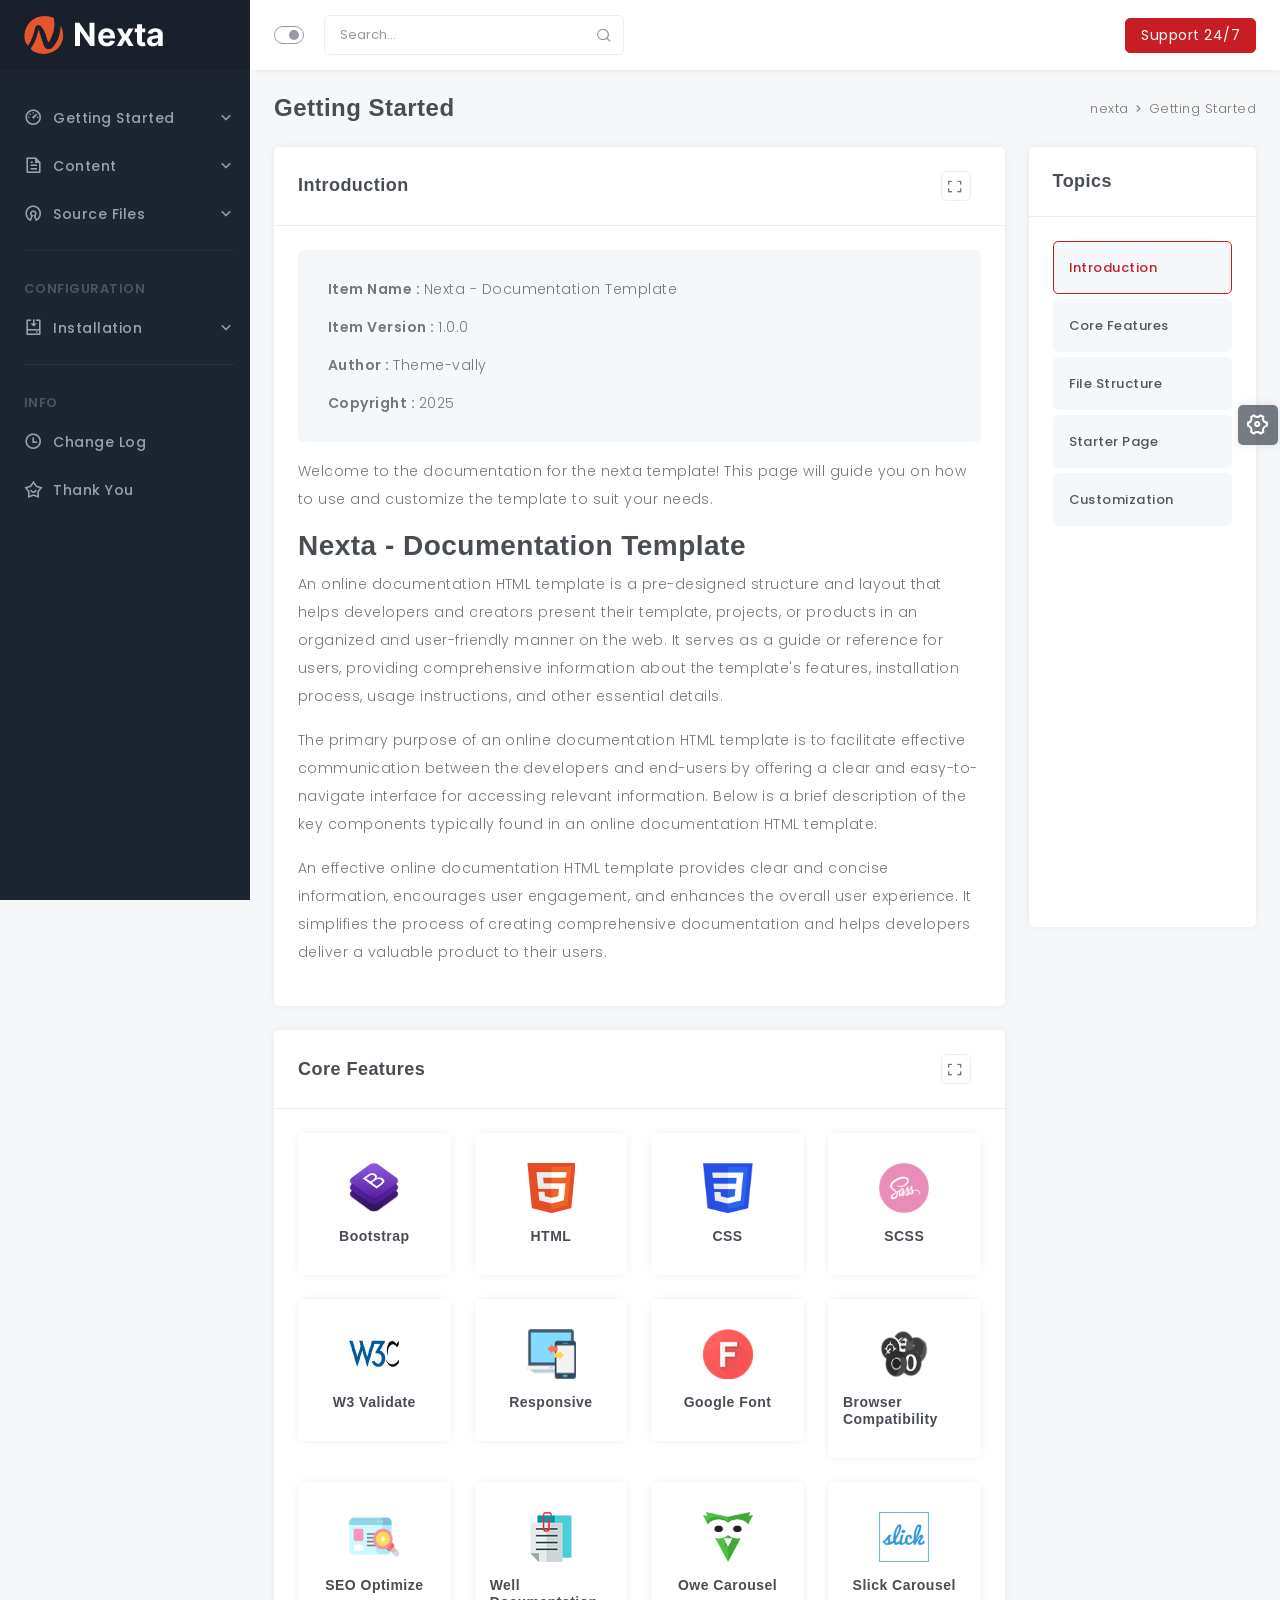
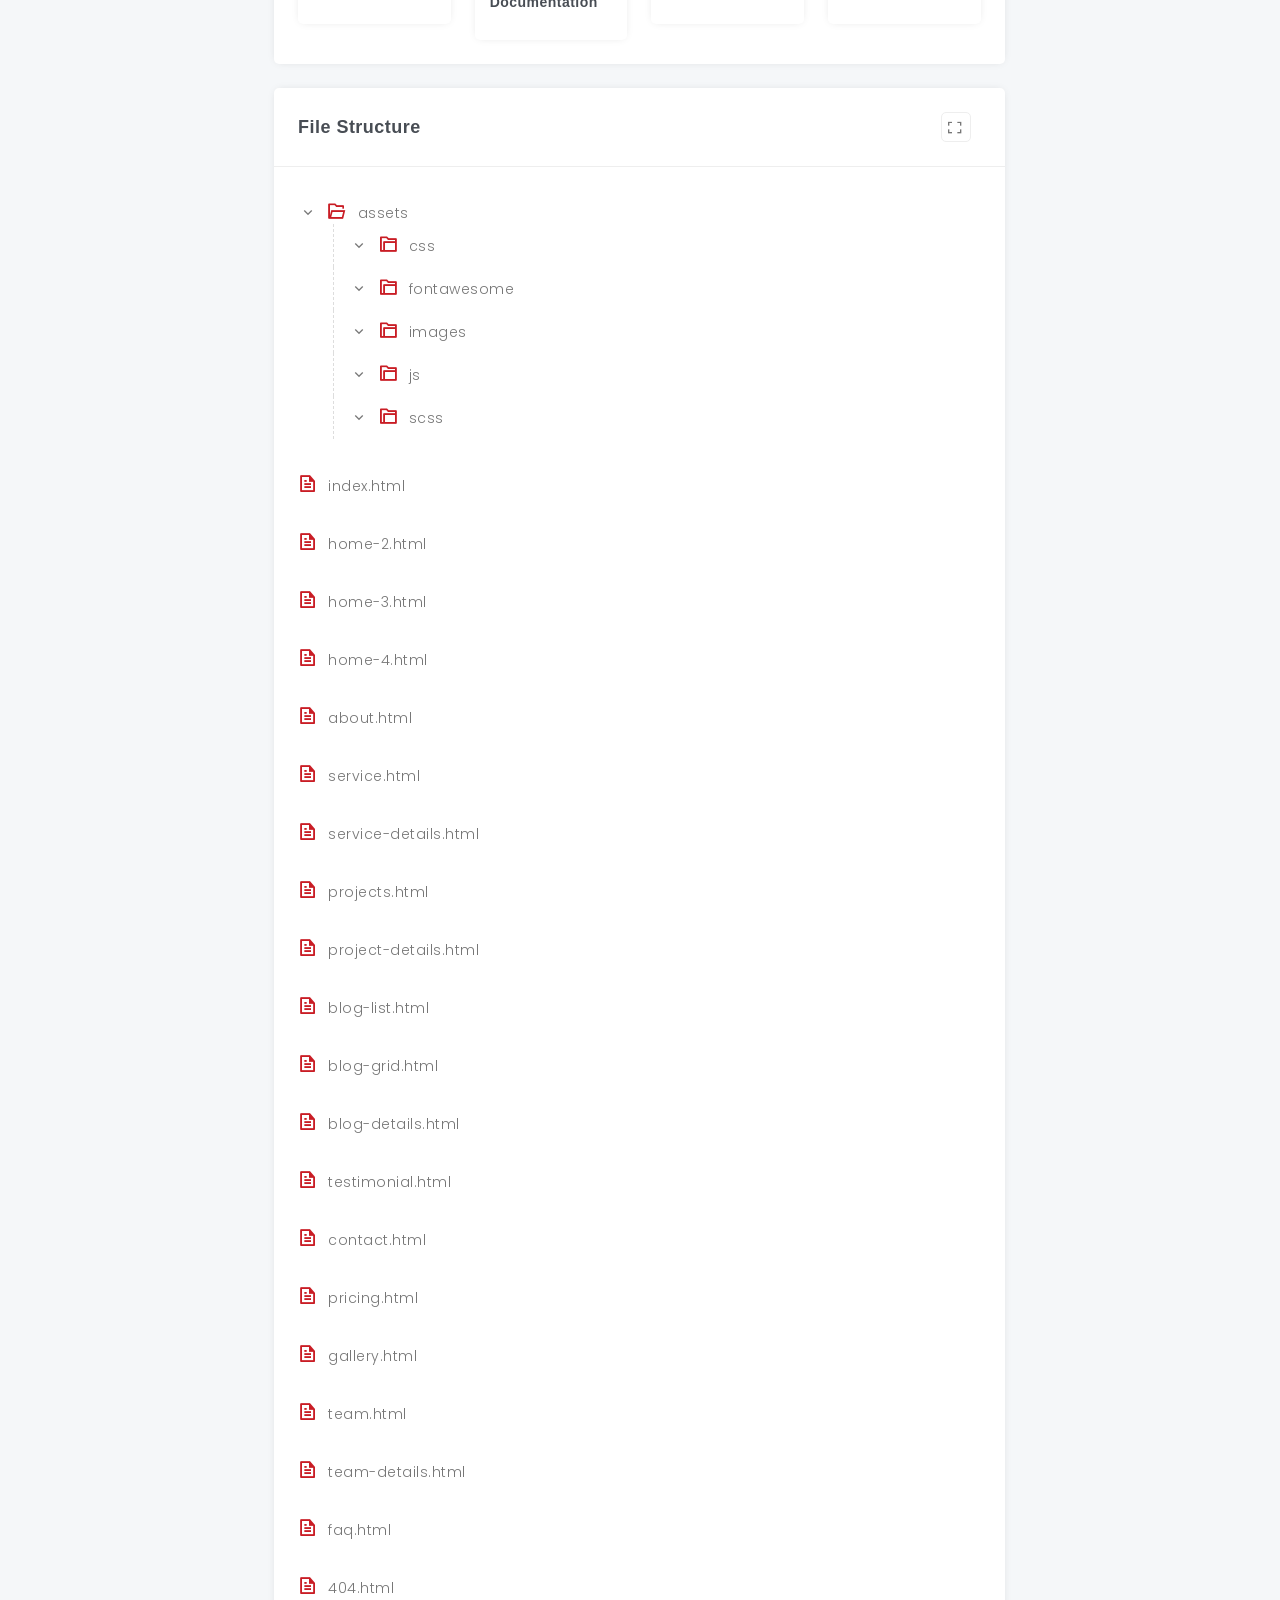
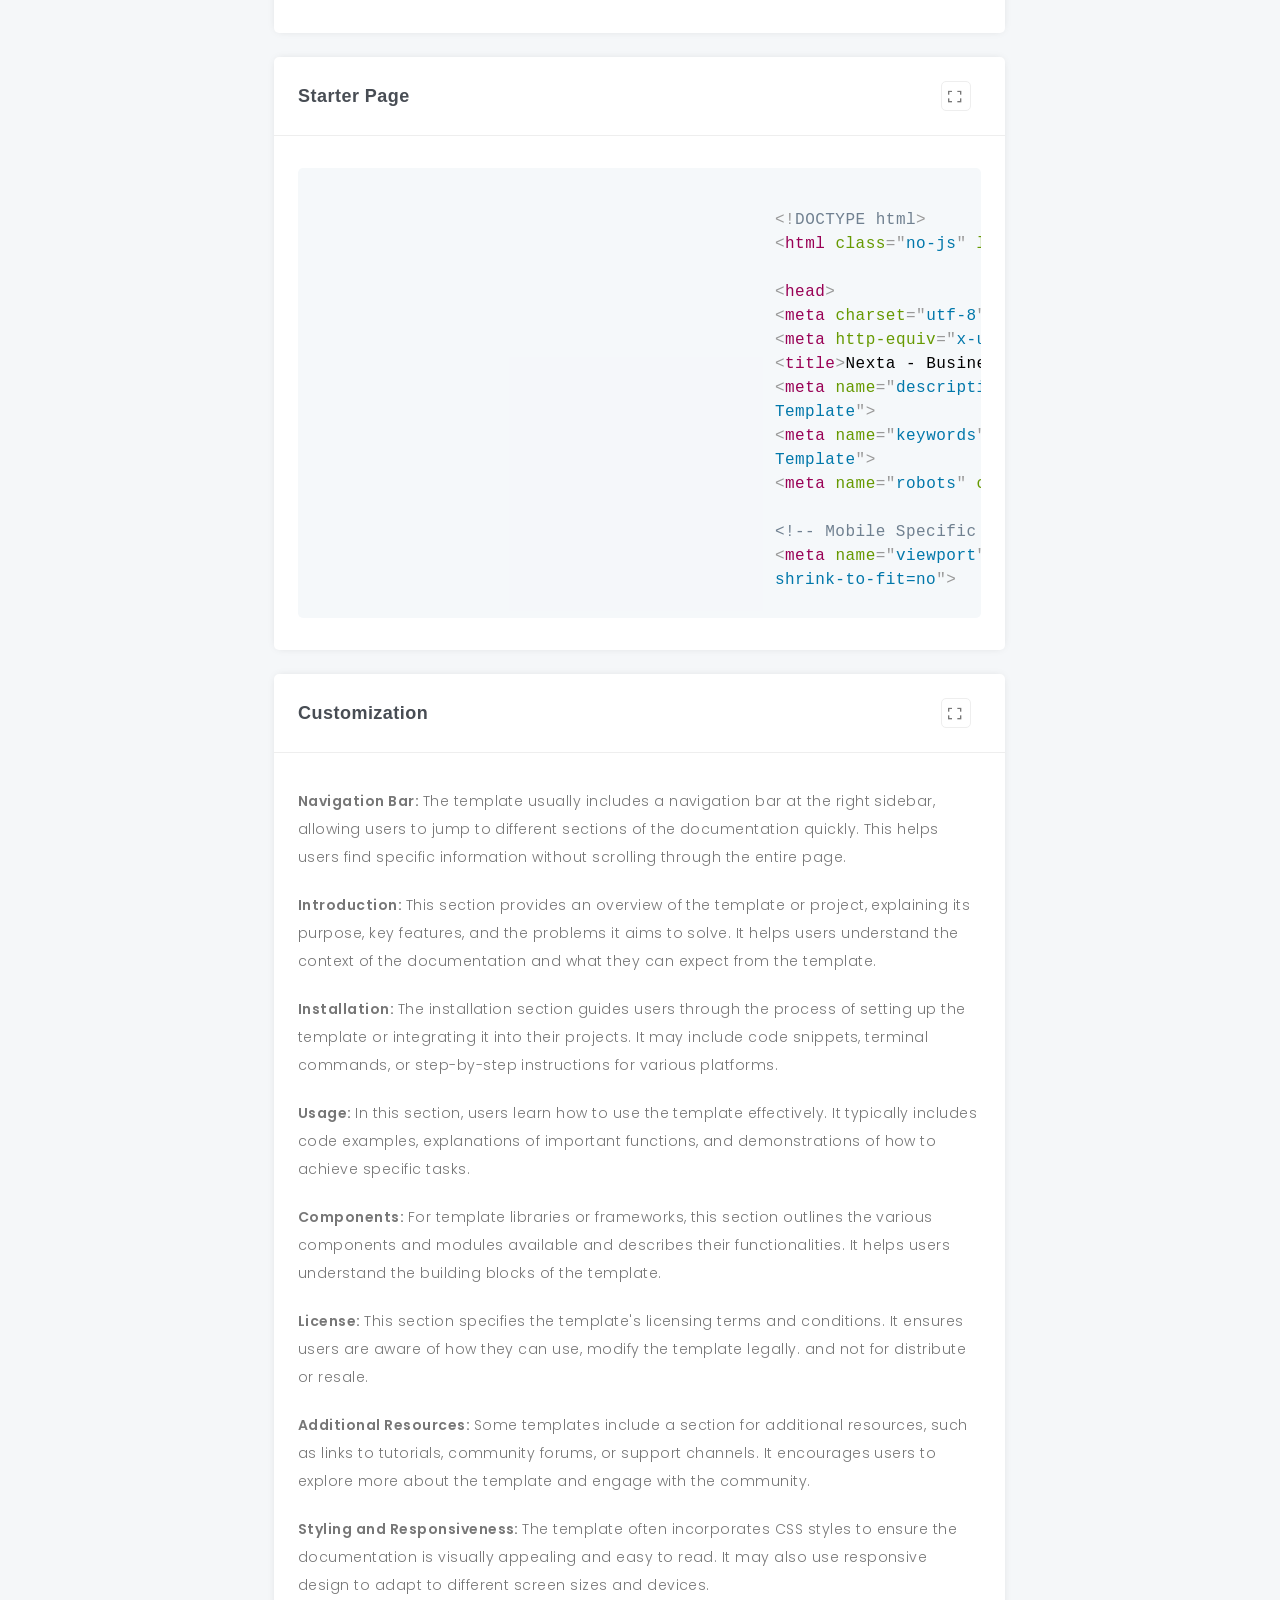
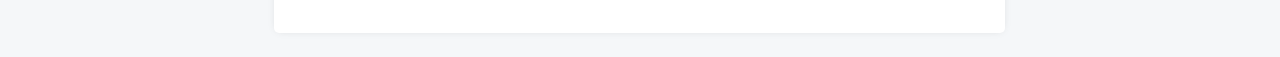
<file: documentation/index.html>
<!-- =========================================================
    Item Name: Nexta - Documentation Template.
    Author: Theme-vally
    Version: 1.0
    Copyright 2024
 ============================================================ -->
<!DOCTYPE html>
<html lang="en" dir="ltr">

<head>
	<meta charset="utf-8">
	<meta http-equiv="X-UA-Compatible" content="IE=edge">
	<meta name="viewport" content="width=device-width, initial-scale=1">
	<meta name="keywords"
		content="guide, doc, documentation, api doc, catalog, code documentation, doc, docs, documentation, documentation template, documentation tool, getting started, guide, help, manual, online documentation, reference, specification">
	<meta name="description" content="nexta - Online Multipurpose Documentation HTML Template.">
	<meta name="author" content="Theme-vally">
	<title>Nexta - Documentation Template.</title>
	<!-- App favicon -->
	<link rel="shortcut icon" href="assets/img/favicon/favicon.png">
	<!-- Icon CSS -->
	<link href="assets/css/vendor/materialdesignicons.min.css" rel="stylesheet">
	<link href="assets/css/vendor/remixicon.css" rel="stylesheet">
	<!-- Vendor -->
	<link href="assets/css/vendor/bootstrap.min.css" rel="stylesheet">
	<link href="assets/css/vendor/prism.css" rel="stylesheet">
	<!-- Main CSS -->
	<link id="mainCss" href="assets/css/style.css" rel="stylesheet">
</head>

<body>
	<main class="wrapper sb-default">
		<!-- Loader -->
		<div id="gx-overlay">
			<div class="gx-ellipsis">
				<div></div>
				<div></div>
				<div></div>
				<div></div>
			</div>
		</div>
		<!-- Header -->
		<header class="gx-header">
			<div class="container-fluid">
				<div class="gx-header-items">
					<div class="left-header">
						<a href="javascript:void(0)" class="gx-toggle-sidebar">
							<span class="outer-ring">
								<span class="inner-ring"></span>
							</span>
						</a>
						<div class="header-search-box">
							<div class="header-search-drop">
								<a href="javascript:void(0)" class="open-search">
									<i class="ri-search-line"></i>
								</a>
								<form class="gx-search">
									<input class="search-input" type="text" placeholder="Search...">
									<a href="javascript:void(0)" class="search-btn">
										<i class="ri-search-line"></i>
									</a>
								</form>
							</div>
						</div>
					</div>
					<div class="right-header">
						<a href="javascript:void(0)" class="btn-topic m-r-5">
							<i class="ri-menu-2-line"></i>
						</a>
						<a href="https://themeforest.net/user/theme-vally" class="gx-btn-primary">Support 24/7</a>
					</div>
				</div>
			</div>
		</header>
		<!-- sidebar -->
		<div class="gx-sidebar-overlay"></div>
		<div class="gx-sidebar" data-mode="dark">
			<div class="gx-sb-logo">
				<a href="index.html" class="sb-full">
					<img src="assets/img/logo/logo.png" alt="logo light" class="logo-light">
					<img src="assets/img/logo/logo-dark.png" alt="logo dark" class="logo-dark">
				</a>
				<a href="index.html" class="sb-collapse">
					<img src="assets/img/logo/collapse-logo.png" alt="logo">
				</a>
			</div>
			<div class="gx-sb-wrapper">
				<div class="gx-sb-content">
					<ul class="gx-sb-list">
						<li class="gx-sb-item sb-drop-item">
							<a href="javascript:void(0)" class="gx-drop-toggle">
								<i class="ri-dashboard-3-line"></i>
								<span class="condense">Getting Started <i class="drop-arrow ri-arrow-down-s-line"></i>
								</span>
							</a>
							<ul class="gx-sb-drop condense">
								<li class="list">
									<a href="index.html#gx_instructions" class="gx-page-link drop">
										<i class="ri-record-circle-line"></i>Introduction </a>
								</li>
								<li class="list">
									<a href="index.html#gx_features" class="gx-page-link drop">
										<i class="ri-record-circle-line"></i>Core Features </a>
								</li>
								<li class="list">
									<a href="index.html#gx_structure" class="gx-page-link drop">
										<i class="ri-record-circle-line"></i>File Structure </a>
								</li>
								<li class="list">
									<a href="index.html#gx_starter" class="gx-page-link drop">
										<i class="ri-record-circle-line"></i>Starter Page </a>
								</li>
								<li class="list">
									<a href="index.html#gx_custom" class="gx-page-link drop">
										<i class="ri-record-circle-line"></i>Customization </a>
								</li>
							</ul>
						</li>
						<li class="gx-sb-item sb-drop-item">
							<a href="javascript:void(0)" class="gx-drop-toggle">
								<i class="ri-file-text-line"></i>
								<span class="condense">Content <i class="drop-arrow ri-arrow-down-s-line"></i>
								</span>
							</a>
							<ul class="gx-sb-drop condense">
								<li class="list">
									<a href="content.html#gx_typo" class="gx-page-link drop">
										<i class="ri-record-circle-line"></i>Typography </a>
								</li>
								<li class="list">
									<a href="content.html#gx_icons" class="gx-page-link drop">
										<i class="ri-record-circle-line"></i>Icons </a>
								</li>
								<li class="list">
									<a href="content.html#gx_code_preview" class="gx-page-link drop">
										<i class="ri-record-circle-line"></i>Code </a>
								</li>
								<li class="list">
									<a href="content.html#gx_img" class="gx-page-link drop">
										<i class="ri-record-circle-line"></i>Images </a>
								</li>
							</ul>
						</li>
						<li class="gx-sb-item sb-drop-item">
							<a href="javascript:void(0)" class="gx-drop-toggle">
								<i class="ri-open-source-line"></i>
								<span class="condense">Source Files <i class="drop-arrow ri-arrow-down-s-line"></i>
								</span>
							</a>
							<ul class="gx-sb-drop condense">
								<li class="list">
									<a href="source.html#gx_source_css" class="gx-page-link drop">
										<i class="ri-record-circle-line"></i>CSS Files </a>
								</li>
								<li class="list">
									<a href="source.html#gx_source_js" class="gx-page-link drop">
										<i class="ri-record-circle-line"></i>JS Files </a>
								</li>
								<li class="list">
									<a href="source.html#gx_source_credit" class="gx-page-link drop">
										<i class="ri-record-circle-line"></i>Credits </a>
								</li>
							</ul>
						</li>
						<li class="gx-sb-item-separator"></li>
						<li class="gx-sb-title condense">Configuration</li>
						<li class="gx-sb-item sb-drop-item">
							<a href="javascript:void(0)" class="gx-drop-toggle">
								<i class="ri-install-line"></i>
								<span class="condense">Installation <i class="drop-arrow ri-arrow-down-s-line"></i>
								</span>
							</a>
							<ul class="gx-sb-drop condense">
								<li class="list">
									<a href="installation.html#gx_local" class="gx-page-link drop">
										<i class="ri-record-circle-line"></i>Local Server </a>
								</li>
								<li class="list">
									<a href="installation.html#gx_live" class="gx-page-link drop">
										<i class="ri-record-circle-line"></i>Live Server </a>
								</li>
							</ul>
						</li>
						<li class="gx-sb-item-separator"></li>
						<li class="gx-sb-title condense">Info</li>
						<li class="gx-sb-item">
							<a href="log.html" class="gx-page-link">
								<i class="ri-time-line"></i>
								<span class="condense">
									<span class="hover-title">Change Log</span>
								</span>
							</a>
						</li>
						<li class="gx-sb-item">
							<a href="thanks.html" class="gx-page-link">
								<i class="ri-star-smile-line"></i>
								<span class="condense">
									<span class="hover-title">Thank You</span>
								</span>
							</a>
						</li>
					</ul>
				</div>
			</div>
		</div>
		<!-- main content -->
		<div class="gx-main-content">
			<div class="container-fluid">
				<!-- Page title & breadcrumb -->
				<div class="gx-page-title gx-page-title-2">
					<div class="gx-breadcrumb">
						<h5>Getting Started</h5>
						<ul>
							<li>
								<a href="index.html">nexta</a>
							</li>
							<li>Getting Started</li>
						</ul>
					</div>
				</div>
				<div class="row sections">
					<div class="col-xl-9 col-md-12">
						<!-- Introduction -->
						<div class="gx-block">
							<div class="gx-card gx-page-block" id="gx_instructions">
								<div class="gx-card-header header-575">
									<h4 class="gx-card-title">Introduction</h4>
									<div class="header-tools">
										<a href="#" class="m-r-10 gx-full-card">
											<i class="ri-fullscreen-line" title="Full Screen"></i>
										</a>
									</div>
								</div>
								<div class="gx-card-content">
									<div class="intro">
										<ul class="auth-detail m-b-15">
											<li>
												<strong>Item Name : </strong>Nexta - Documentation Template
											</li>
											<li>
												<strong>Item Version : </strong>1.0.0
											</li>
											<li>
												<strong>Author : </strong>Theme-vally
											</li>
											<li>
												<strong>Copyright : </strong> 2025
											</li>
										</ul>
										<p>Welcome to the documentation for the nexta template! This page will guide you
											on how to use and customize the template to suit your needs.</p>
										<h1 class="main-heding">Nexta - Documentation Template</h1>
										<p>An online documentation HTML template is a pre-designed structure and layout
											that helps developers and creators present their template, projects, or
											products in an organized and user-friendly manner on the web. It serves as a
											guide or reference for users, providing comprehensive information about the
											template's features, installation process, usage instructions, and other
											essential details. </p>
										<p>The primary purpose of an online documentation HTML template is to facilitate
											effective communication between the developers and end-users by offering a
											clear and easy-to-navigate interface for accessing relevant information.
											Below is a brief description of the key components typically found in an
											online documentation HTML template:</p>
										<p>An effective online documentation HTML template provides clear and concise
											information, encourages user engagement, and enhances the overall user
											experience. It simplifies the process of creating comprehensive
											documentation and helps developers deliver a valuable product to their
											users.</p>
									</div>
								</div>
							</div>
						</div>
						<!-- Core Features -->
						<div class="gx-block">
							<div class="gx-card gx-page-block" id="gx_features">
								<div class="gx-card-header header-575">
									<h4 class="gx-card-title">Core Features</h4>
									<div class="header-tools">
										<a href="#" class="m-r-10 gx-full-card">
											<i class="ri-fullscreen-line" title="Full Screen"></i>
										</a>
									</div>
								</div>
								<div class="gx-card-content">
									<div class="intro">
										<div class="row mb-m-24">
											<div class="col-md-3">
												<div class="feature-card">
													<img src="assets/img/features/1.png" alt="features">
													<h5>Bootstrap</h5>
												</div>
											</div>
											<div class="col-md-3">
												<div class="feature-card">
													<img src="assets/img/features/3.png" alt="features">
													<h5>HTML</h5>
												</div>
											</div>
											<div class="col-md-3">
												<div class="feature-card">
													<img src="assets/img/features/2.png" alt="features">
													<h5>CSS</h5>
												</div>
											</div>
											<div class="col-md-3">
												<div class="feature-card">
													<img src="assets/img/features/8.png" alt="features">
													<h5>SCSS</h5>
												</div>
											</div>
											<div class="col-md-3">
												<div class="feature-card">
													<img src="assets/img/features/11.png" alt="features">
													<h5>W3 Validate</h5>
												</div>
											</div>
											<div class="col-md-3">
												<div class="feature-card">
													<img src="assets/img/features/7.png" alt="features">
													<h5>Responsive</h5>
												</div>
											</div>
											<div class="col-md-3">
												<div class="feature-card">
													<img src="assets/img/features/5.png" alt="features">
													<h5>Google Font</h5>
												</div>
											</div>
											<div class="col-md-3">
												<div class="feature-card">
													<img src="assets/img/features/4.png" alt="features">
													<h5>Browser Compatibility</h5>
												</div>
											</div>
											<div class="col-md-3">
												<div class="feature-card">
													<img src="assets/img/features/9.png" alt="features">
													<h5>SEO Optimize</h5>
												</div>
											</div>
											<div class="col-md-3">
												<div class="feature-card">
													<img src="assets/img/features/12.png" alt="features">
													<h5>Well Documentation</h5>
												</div>
											</div>
											<div class="col-md-3">
												<div class="feature-card">
													<img src="assets/img/features/6.png" alt="features">
													<h5>Owe Carousel</h5>
												</div>
											</div>
											<div class="col-md-3">
												<div class="feature-card">
													<img src="assets/img/features/10.png" alt="features">
													<h5>Slick Carousel</h5>
												</div>
											</div>
										</div>
									</div>
								</div>
							</div>
						</div>
						<!-- File Structure -->
						<div class="gx-block">
							<div class="gx-card gx-page-block" id="gx_structure">
								<div class="gx-card-header header-575">
									<h4 class="gx-card-title">File Structure</h4>
									<div class="header-tools">
										<a href="#" class="m-r-10 gx-full-card">
											<i class="ri-fullscreen-line" title="Full Screen"></i>
										</a>
									</div>
								</div>
								<div class="gx-card-content">
									<div class="file-structure">
										<ul class="gx-main-structure">
											<li>
												<a href="javascript:void(0)" class="gx-struct-drop">
													<i class="ri-arrow-up-s-line"></i>
													<i class="ri-folder-open-line"></i>assets </a>
												<ul class="gx-sub">
													<li>
														<a href="javascript:void(0)" class="gx-struct-drop">
															<i class="ri-arrow-up-s-line"></i>
															<i class="ri-folder-4-line"></i>css </a>
														<ul class="gx-hide">
															<li>
																<i class="ri-file-list-2-line"></i>animate.min.css
															</li>
															<li>
																<i class="ri-file-list-2-line"></i>bootstrap.min.css
															</li>
															<li>
																<i class="ri-file-list-2-line"></i>fancybox.min.css
															</li>
															<li>
																<i class="ri-file-list-2-line"></i>fontawesome.min.css
															</li>
															<li>
																<i class="ri-file-list-2-line"></i>jquery-ui.min.css
															</li>
															<li>
																<i class="ri-file-list-2-line"></i>odometer.min.css
															</li>
															<li>
																<i class="ri-file-list-2-line"></i>swiper-bundle.min.css
															</li>
															<li>
																<i class="ri-file-list-2-line"></i>select2.min.css
															</li>
															<li>
																<i class="ri-file-list-2-line"></i>style.css
															</li>
														</ul>
													</li>
												</ul>
												<ul class="gx-sub">
													<li>
														<a href="javascript:void(0)" class="gx-struct-drop">
															<i class="ri-arrow-up-s-line"></i>
															<i class="ri-folder-4-line"></i>fontawesome </a>
														<ul class="gx-hide">
															<li>
																<a href="javascript:void(0)" class="gx-struct-drop">
																	<i class="ri-arrow-up-s-line"></i>
																	<i class="ri-folder-4-line"></i>css </a>
																<ul class="gx-hide">
																	<li>
																		<i
																			class="ri-file-list-2-line"></i>fontawesome.min.css
																	</li>
																</ul>
															</li>
															<li>
																<i class="ri-folder-4-line"></i>Webfonts </a>
															</li>
														</ul>
													</li>
												</ul>
												<ul class="gx-sub">
													<li>
														<a href="javascript:void(0)" class="gx-struct-drop">
															<i class="ri-arrow-up-s-line"></i>
															<i class="ri-folder-4-line"></i>images </a>
														<ul class="gx-hide">
															<li>
																<a href="javascript:void(0)" class="gx-struct-drop">
																	<i class="ri-arrow-up-s-line"></i>
																	<i class="ri-folder-4-line"></i>favicons </a>
																<ul class="gx-hide">
																	<li>
																		<i class="ri-image-fill"></i>favicon.png
																	</li>
																</ul>
															</li>
														</ul>
														<ul class="gx-hide">
															<li>
																<a href="javascript:void(0)" class="gx-struct-drop">
																	<i class="ri-arrow-up-s-line"></i>
																	<i class="ri-folder-4-line"></i>logo </a>
																<ul class="gx-hide">
																	<li>
																		<i class="ri-image-2-line"></i>logo.png
																	</li>
																	<li>
																		<i class="ri-image-2-line"></i>logo2.png
																	</li>
																	<li>
																		<i class="ri-image-2-line"></i>logo3.png
																	</li>
																</ul>
															</li>
														</ul>
														<ul class="gx-hide">
															<li>
																<i class="ri-folder-4-line"></i>icons
															</li>
															<li>
																<i class="ri-folder-4-line"></i>main-slider
															</li>
															<li>
																<i class="ri-folder-4-line"></i>testimonial
															</li>
															<li>
																<i class="ri-folder-4-line"></i>achivement
															</li>
															<li>
																<i class="ri-folder-4-line"></i>background
															</li>
															<li>
																<i class="ri-folder-4-line"></i>resource
															</li>
															<li>
																<i class="ri-folder-4-line"></i>service
															</li>
															<li>
																<i class="ri-folder-4-line"></i>pricing
															</li>
															<li>
																<i class="ri-folder-4-line"></i>project
															</li>
															<li>
																<i class="ri-folder-4-line"></i>brands
															</li>
															<li>
																<i class="ri-folder-4-line"></i>choose
															</li>
															<li>
																<i class="ri-folder-4-line"></i>about
															</li>
															<li>
																<i class="ri-folder-4-line"></i>blog
															</li>
															<li>
																<i class="ri-folder-4-line"></i>team
															</li>
														</ul>
													</li>
												</ul>
												<ul class="gx-sub">
													<li>
														<a href="javascript:void(0)" class="gx-struct-drop">
															<i class="ri-arrow-up-s-line"></i>
															<i class="ri-folder-4-line"></i>js </a>
														<ul class="gx-hide">
															<li>
																<a href="javascript:void(0)" class="gx-struct-drop">
																	<i class="ri-arrow-up-s-line"></i>
																	<i class="ri-folder-4-line"></i>vendor </a>
																<ul class="gx-hide">
																	<li>
																		<i class="ri-file-list-2-line"></i>jquery.min.js
																	</li>
																</ul>
															</li>
															<li>
																<i class="ri-file-list-2-line"></i>jquery.validate.min
															</li>
															<li>
																<i class="ri-file-list-2-line"></i>jquery.fancybox.js
															</li>
															<li>
																<i class="ri-file-list-2-line"></i>bootstrap.min.js
															</li>
															<li>
																<i class="ri-file-list-2-line"></i>jquery-ui.min.js
															</li>
															<li>
																<i class="ri-file-list-2-line"></i>odometer.min.js
															</li>
															<li>
																<i class="ri-file-list-2-line"></i>marquee.min.js
															</li>
															<li>
																<i class="ri-file-list-2-line"></i>select2.min.js
															</li>
															<li>
																<i class="ri-file-list-2-line"></i>appear.min.js
															</li>
															<li>
																<i class="ri-file-list-2-line"></i>swiper-bundle.min.js
															</li>
															<li>
																<i class="ri-file-list-2-line"></i>wow.min.js
															</li>
															<li>
																<i class="ri-file-list-2-line"></i>main.js
															</li>
														</ul>
													</li>
												</ul>
												<ul class="gx-sub">
													<li>
														<a href="javascript:void(0)" class="gx-struct-drop">
															<i class="ri-arrow-up-s-line"></i>
															<i class="ri-folder-4-line"></i>scss </a>
														<ul class="gx-hide">
															<li>
																<a href="javascript:void(0)" class="gx-struct-drop">
																	<i class="ri-arrow-up-s-line"></i>
																	<i class="ri-folder-4-line"></i>base </a>
																<ul class="gx-hide">
																	<li>
																		<i
																			class="ri-file-list-2-line"></i>_function.scss
																	</li>
																	<li>
																		<i class="ri-file-list-2-line"></i>_mixin.scss
																	</li>
																	<li>
																		<i
																			class="ri-file-list-2-line"></i>_typography.scss
																	</li>
																	<li>
																		<i
																			class="ri-file-list-2-line"></i>_variable.scss
																	</li>
																</ul>
															</li>
															<li>
																<i class="ri-folder-4-line"></i>reset
															</li>
															<li>
																<i class="ri-folder-4-line"></i>spacing
															</li>
															<li>
																<i class="ri-folder-4-line"></i>template
															</li>
															<li>
																<i class="ri-folder-4-line"></i>utilities
															</li>
															<li>
																<i class="ri-folder-4-line"></i>utilities
															</li>
														</ul>
														<ul class="gx-hide">
															<li>
																<i class="ri-file-list-2-line"></i>style.scss
															</li>
														</ul>
													</li>
												</ul>
											</li>
											<li><i class="ri-file-text-line"></i>index.html</li>
											<li><i class="ri-file-text-line"></i>home-2.html</li>
											<li><i class="ri-file-text-line"></i>home-3.html</li>
											<li><i class="ri-file-text-line"></i>home-4.html</li>
											<li><i class="ri-file-text-line"></i>about.html</li>
											<li><i class="ri-file-text-line"></i>service.html</li>
											<li><i class="ri-file-text-line"></i>service-details.html</li>
											<li><i class="ri-file-text-line"></i>projects.html</li>
											<li><i class="ri-file-text-line"></i>project-details.html</li>
											<li><i class="ri-file-text-line"></i>blog-list.html</li>
											<li><i class="ri-file-text-line"></i>blog-grid.html</li>
											<li><i class="ri-file-text-line"></i>blog-details.html</li>
											<li><i class="ri-file-text-line"></i>testimonial.html</li>
											<li><i class="ri-file-text-line"></i>contact.html</li>
											<li><i class="ri-file-text-line"></i>pricing.html</li>
											<li><i class="ri-file-text-line"></i>gallery.html</li>
											<li><i class="ri-file-text-line"></i>team.html</li>
											<li><i class="ri-file-text-line"></i>team-details.html</li>
											<li><i class="ri-file-text-line"></i>faq.html</li>
											<li><i class="ri-file-text-line"></i>404.html</li>
										</ul>
									</div>
								</div>
							</div>
						</div>
						<!-- Starter Page -->
						<div class="gx-block">
							<div class="gx-card gx-page-block" id="gx_starter">
								<div class="gx-card-header header-575">
									<h4 class="gx-card-title">Starter Page</h4>
									<div class="header-tools">
										<a href="#" class="m-r-10 gx-full-card">
											<i class="ri-fullscreen-line" title="Full Screen"></i>
										</a>
									</div>
								</div>
								<div class="gx-card-content">
									<div class="file-starter">
										<!-- Presentation code -->
										<pre class="language-markup">
											<code class="language-markup">
												&lt;!DOCTYPE html&gt;
												&lt;html class="no-js" lang="zxx"&gt;

												&lt;head&gt;
												&lt;meta charset="utf-8"&gt;
												&lt;meta http-equiv="x-ua-compatible" content="ie=edge"&gt;
												&lt;title&gt;Nexta - Business Consulting HTML5 Template&lt;/title&gt;
												&lt;meta name="description" content="Nexta - Business Consulting HTML5
												Template"&gt;
												&lt;meta name="keywords" content="Nexta - Business Consulting HTML5
												Template"&gt;
												&lt;meta name="robots" content="INDEX,FOLLOW"&gt;

												&lt;!-- Mobile Specific Metas --&gt;
												&lt;meta name="viewport" content="width=device-width, initial-scale=1,
												shrink-to-fit=no"&gt;

												&lt;!-- Favicons --&gt;
												&lt;link rel="icon" type="image/png" sizes="32x32"
												href="assets/images/favicons/favicon.png"&gt;
												&lt;meta name="msapplication-TileColor" content="#ffffff"&gt;
												&lt;meta name="theme-color" content="#ffffff"&gt;

												&lt;!-- Google Fonts --&gt;
												&lt;link rel="preconnect" href="https://fonts.googleapis.com"&gt;
												&lt;link rel="preconnect" href="https://fonts.gstatic.com"
												crossorigin&gt;
												&lt;link
												href="https://fonts.googleapis.com/css2?family=Inter:wght@100..900&amp;display=swap"
												rel="stylesheet"&gt;

												&lt;!-- CSS Files --&gt;
												&lt;link rel="stylesheet" href="assets/css/bootstrap.min.css"&gt;
												&lt;link rel="stylesheet"
												href="assets/fontawesome/css/fontawesome.min.css"&gt;
												&lt;link rel="stylesheet" href="assets/css/fancybox.min.css"&gt;
												&lt;link rel="stylesheet" href="assets/css/swiper-bundle.min.css"&gt;
												&lt;link rel="stylesheet" href="assets/css/animate.min.css"&gt;
												&lt;link rel="stylesheet" href="assets/css/select2.min.css"&gt;
												&lt;link rel="stylesheet" href="assets/css/jquery-ui.min.css"&gt;
												&lt;link rel="stylesheet" href="assets/css/odometer.css"&gt;
												&lt;!-- Theme Custom CSS --&gt;
												&lt;link rel="stylesheet" href="assets/css/style.css"&gt;
												&lt;/head&gt;

												&lt;body id="body"&gt;
												&lt;div class="page-wrapper"&gt;&lt;/div&gt;&lt;!-- End Page Wrapper
												--&gt;

												&lt;!-- JavaScript Files --&gt;
												&lt;script src="assets/js/vendor/jquery.min.js"&gt;&lt;/script&gt;
												&lt;script src="assets/js/bootstrap.min.js"&gt;&lt;/script&gt;
												&lt;script src="assets/js/swiper-bundle.min.js"&gt;&lt;/script&gt;
												&lt;script src="assets/js/marquee.min.js"&gt;&lt;/script&gt;
												&lt;script src="assets/js/jquery.fancybox.js"&gt;&lt;/script&gt;
												&lt;script src="assets/js/select2.min.js"&gt;&lt;/script&gt;
												&lt;script src="assets/js/jquery-ui.min.js"&gt;&lt;/script&gt;
												&lt;script src="assets/js/jquery.validate.min.js"&gt;&lt;/script&gt;
												&lt;script src="assets/js/jquery.appear.js"&gt;&lt;/script&gt;
												&lt;script src="assets/js/jquery.odometer.min.js"&gt;&lt;/script&gt;
												&lt;script src="assets/js/wow.min.js"&gt;&lt;/script&gt;
												&lt;script src="assets/js/imagesloaded.pkgd.min.js"&gt;&lt;/script&gt;
												&lt;script src="assets/js/isotope.pkgd.min.js"&gt;&lt;/script&gt;
												&lt;script src="assets/js/lenis.min.js"&gt;&lt;/script&gt;
												&lt;script src="assets/js/splite-type.min.js"&gt;&lt;/script&gt;
												&lt;script src="assets/js/vanilla-tilt.min.js"&gt;&lt;/script&gt;
												&lt;!-- Main Js File --&gt;
												&lt;script src="assets/js/main.js"&gt;&lt;/script&gt;
												&lt;/body&gt;

												&lt;/html&gt;

											</code>
										</pre>
									</div>
								</div>
							</div>
						</div>
						<!-- Customization -->
						<div class="gx-block">
							<div class="gx-card gx-page-block" id="gx_custom">
								<div class="gx-card-header header-575">
									<h4 class="gx-card-title">Customization</h4>
									<div class="header-tools">
										<a href="#" class="m-r-10 gx-full-card">
											<i class="ri-fullscreen-line" title="Full Screen"></i>
										</a>
									</div>
								</div>
								<div class="gx-card-content">
									<div class="file-customization">
										<ul>
											<li>
												<strong>Navigation Bar: </strong>The template usually includes a
												navigation bar at the right sidebar, allowing users to jump to different
												sections of the documentation quickly. This helps users find specific
												information without scrolling through the entire page.
											</li>
											<li>
												<strong>Introduction: </strong>This section provides an overview of the
												template or project, explaining its purpose, key features, and the
												problems it aims to solve. It helps users understand the context of the
												documentation and what they can expect from the template.
											</li>
											<li>
												<strong>Installation: </strong>The installation section guides users
												through the process of setting up the template or integrating it into
												their projects. It may include code snippets, terminal commands, or
												step-by-step instructions for various platforms.
											</li>
											<li>
												<strong>Usage: </strong>In this section, users learn how to use the
												template effectively. It typically includes code examples, explanations
												of important functions, and demonstrations of how to achieve specific
												tasks.
											</li>
											<li>
												<strong>Components: </strong>For template libraries or frameworks, this
												section outlines the various components and modules available and
												describes their functionalities. It helps users understand the building
												blocks of the template.
											</li>
											<li>
												<strong>License: </strong>This section specifies the template's
												licensing terms and conditions. It ensures users are aware of how they
												can use, modify the template legally. and not for distribute or resale.
											</li>
											<li>
												<strong>Additional Resources: </strong>Some templates include a section
												for additional resources, such as links to tutorials, community forums,
												or support channels. It encourages users to explore more about the
												template and engage with the community.
											</li>
											<li>
												<strong>Styling and Responsiveness: </strong>The template often
												incorporates CSS styles to ensure the documentation is visually
												appealing and easy to read. It may also use responsive design to adapt
												to different screen sizes and devices.
											</li>
										</ul>
									</div>
								</div>
							</div>
						</div>
					</div>
					<!-- Sidebar Topics -->
					<div class="gx-side-overlay"></div>
					<div class="col-xl-3 col-md-12 gx-topic">
						<div class="gx-card topic-sidebar">
							<div class="gx-card-header">
								<h4 class="gx-card-title">Topics</h4>
							</div>
							<div class="gx-card-content gx-topic-list">
								<nav>
									<ul class="topic-list">
										<li>
											<a class="topic active" href="#gx_instructions">Introduction</a>
										</li>
										<li>
											<a class="topic" href="#gx_features">Core Features</a>
										</li>
										<li>
											<a class="topic" href="#gx_structure">File Structure</a>
										</li>
										<li>
											<a class="topic" href="#gx_starter">Starter Page</a>
										</li>
										<li>
											<a class="topic" href="#gx_custom">Customization</a>
										</li>
									</ul>
								</nav>
							</div>
						</div>
					</div>
				</div>
			</div>
		</div>
		<!-- Feature tools -->
		<div class="gx-tools-sidebar-overlay"></div>
		<div class="gx-tools-sidebar">
			<a href="#" class="gx-tools-sidebar-toggle in-out">
				<i class="ri-settings-4-line"></i>
			</a>
			<div class="gx-bar-title">
				<h6>Tools</h6>
				<a href="#" class="close-tools">
					<i class="ri-close-line"></i>
				</a>
			</div>
			<div class="gx-tools-detail">
				<div class="gx-tools-block">
					<h3>Select Color</h3>
					<ul class="gx-color">
						<li class="color-primary active-variant"></li>
						<li class="color-1"></li>
						<li class="color-2"></li>
						<li class="color-3"></li>
						<li class="color-4"></li>
						<li class="color-5"></li>
						<li class="color-6"></li>
						<li class="color-7"></li>
						<li class="color-8"></li>
						<li class="color-9"></li>
					</ul>
				</div>
				<div class="gx-tools-block">
					<h3>Modes</h3>
					<div class="gx-tools-info">
						<div class="gx-tools-item mode active" data-gx-mode-tool="light">
							<img src="assets/img/tools/light.png" alt="light">
							<p>light</p>
						</div>
						<div class="gx-tools-item mode" data-gx-mode-tool="dark">
							<img src="assets/img/tools/dark.png" alt="dark">
							<p>dark</p>
						</div>
					</div>
				</div>
				<div class="gx-tools-block">
					<h3>Sidebar</h3>
					<div class="gx-tools-info">
						<div class="gx-tools-item sidebar" data-sidebar-mode-tool="light">
							<img src="assets/img/tools/side-light.png" alt="light">
							<p>light</p>
						</div>
						<div class="gx-tools-item sidebar active" data-sidebar-mode-tool="dark">
							<img src="assets/img/tools/side-dark.png" alt="dark">
							<p>dark</p>
						</div>
						<div class="gx-tools-item sidebar" data-sidebar-mode-tool="bg-1">
							<img src="assets/img/tools/side-bg-1.png" alt="background">
							<p>Bg-1</p>
						</div>
						<div class="gx-tools-item sidebar" data-sidebar-mode-tool="bg-2">
							<img src="assets/img/tools/side-bg-2.png" alt="background">
							<p>Bg-2</p>
						</div>
						<div class="gx-tools-item sidebar" data-sidebar-mode-tool="bg-3">
							<img src="assets/img/tools/side-bg-3.png" alt="background">
							<p>Bg-3</p>
						</div>
						<div class="gx-tools-item sidebar" data-sidebar-mode-tool="bg-4">
							<img src="assets/img/tools/side-bg-4.png" alt="background">
							<p>Bg-4</p>
						</div>
					</div>
				</div>
				<div class="gx-tools-block">
					<h3>Backgrounds</h3>
					<div class="gx-tools-info">
						<div class="gx-tools-item bg active" data-bg-mode="default">
							<img src="assets/img/tools/bg-0.png" alt="default">
							<p>Default</p>
						</div>
						<div class="gx-tools-item bg" data-bg-mode="bg-1">
							<img src="assets/img/tools/bg-1.png" alt="bg-1">
							<p>Bg-1</p>
						</div>
						<div class="gx-tools-item bg" data-bg-mode="bg-2">
							<img src="assets/img/tools/bg-2.png" alt="bg-2">
							<p>Bg-2</p>
						</div>
						<div class="gx-tools-item bg" data-bg-mode="bg-3">
							<img src="assets/img/tools/bg-3.png" alt="bg-3">
							<p>Bg-3</p>
						</div>
					</div>
				</div>
				<div class="gx-tools-block">
					<h3>Box Design</h3>
					<div class="gx-tools-info">
						<div class="gx-tools-item box active" data-box-mode-tool="default">
							<img src="assets/img/tools/box-0.png" alt="default">
							<p>Default</p>
						</div>
						<div class="gx-tools-item box" data-box-mode-tool="box-1">
							<img src="assets/img/tools/box-1.png" alt="box-1">
							<p>Box-1</p>
						</div>
						<div class="gx-tools-item box" data-box-mode-tool="box-2">
							<img src="assets/img/tools/box-2.png" alt="box-2">
							<p>Box-2</p>
						</div>
						<div class="gx-tools-item box" data-box-mode-tool="box-3">
							<img src="assets/img/tools/box-3.png" alt="box-3">
							<p>Box-3</p>
						</div>
					</div>
				</div>
			</div>
		</div>
	</main>
	<!-- Vendor Custom -->
	<script src="assets/js/vendor/jquery-3.6.4.min.js"></script>
	<script src="assets/js/vendor/bootstrap.bundle.min.js"></script>
	<script src="assets/js/vendor/prism.js"></script>
	<!-- Main Custom -->
	<script src="assets/js/main.js"></script>
</body>

</html>
</file>
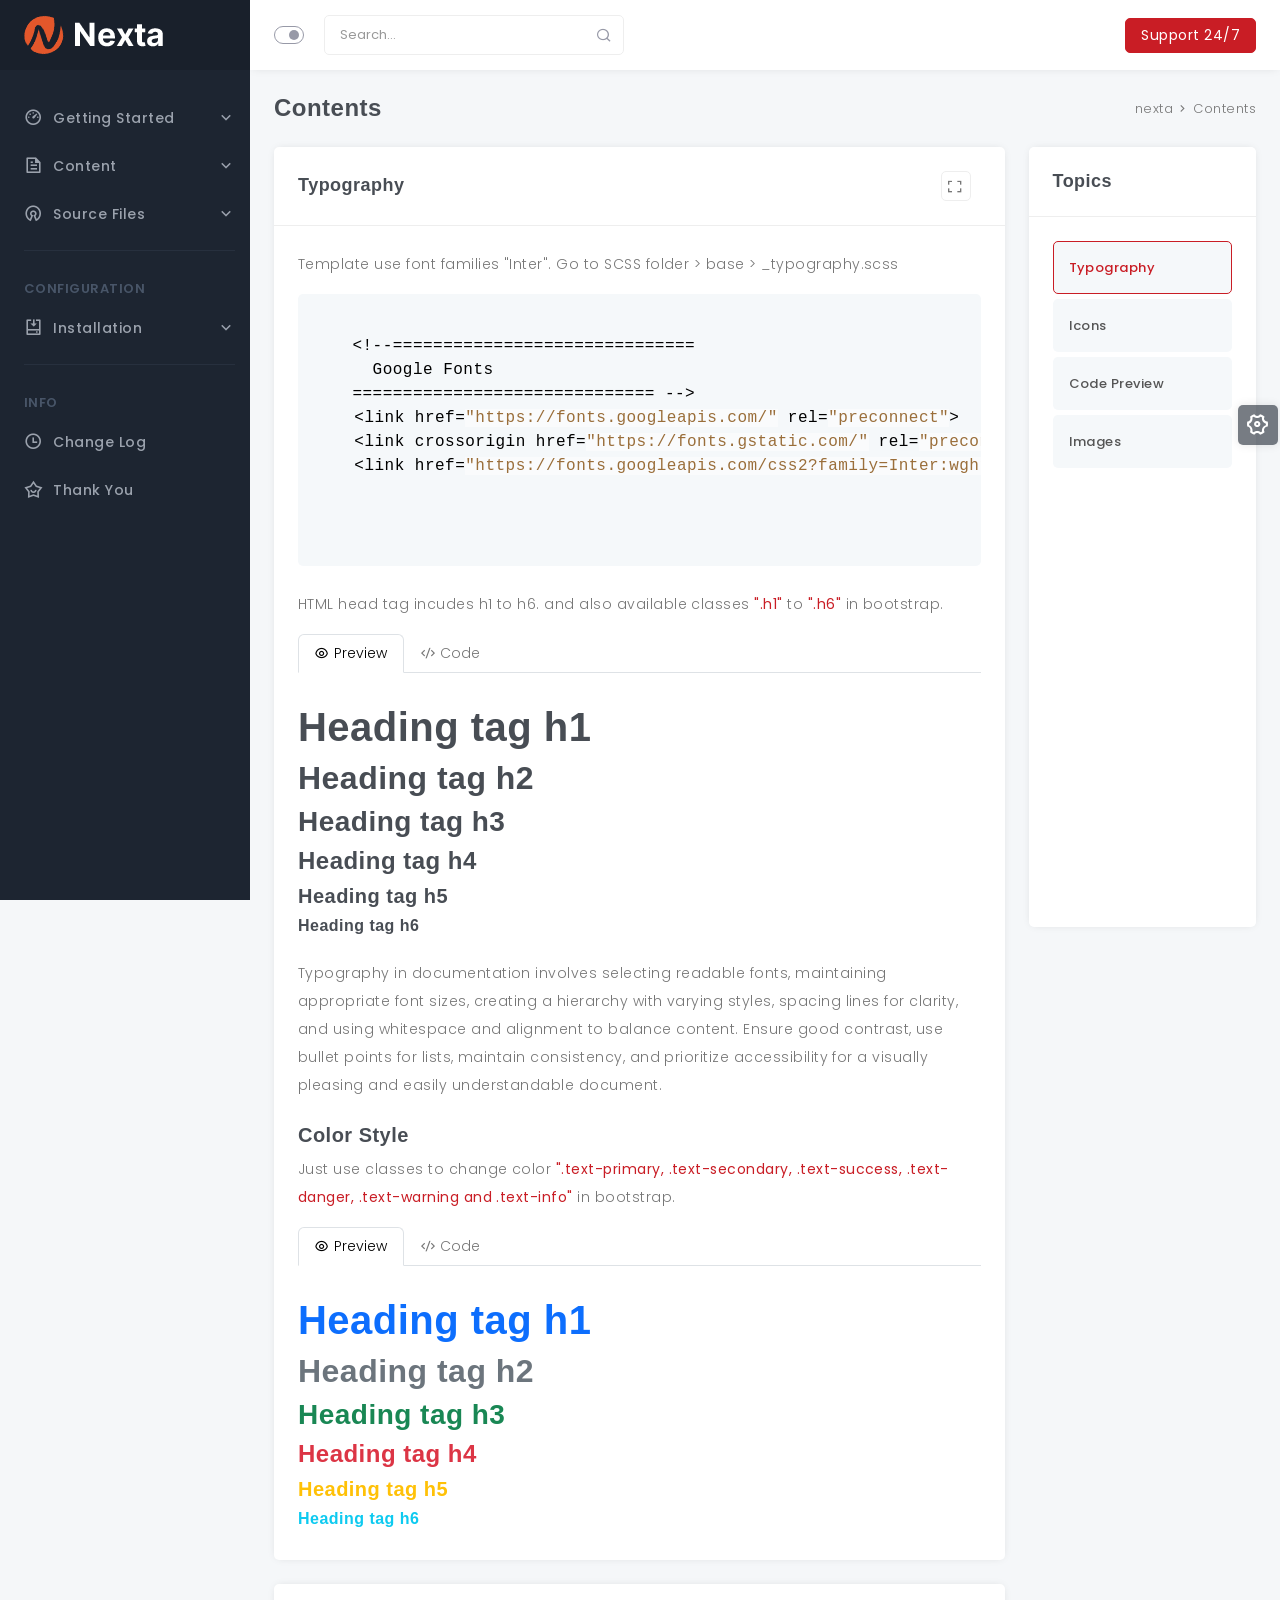
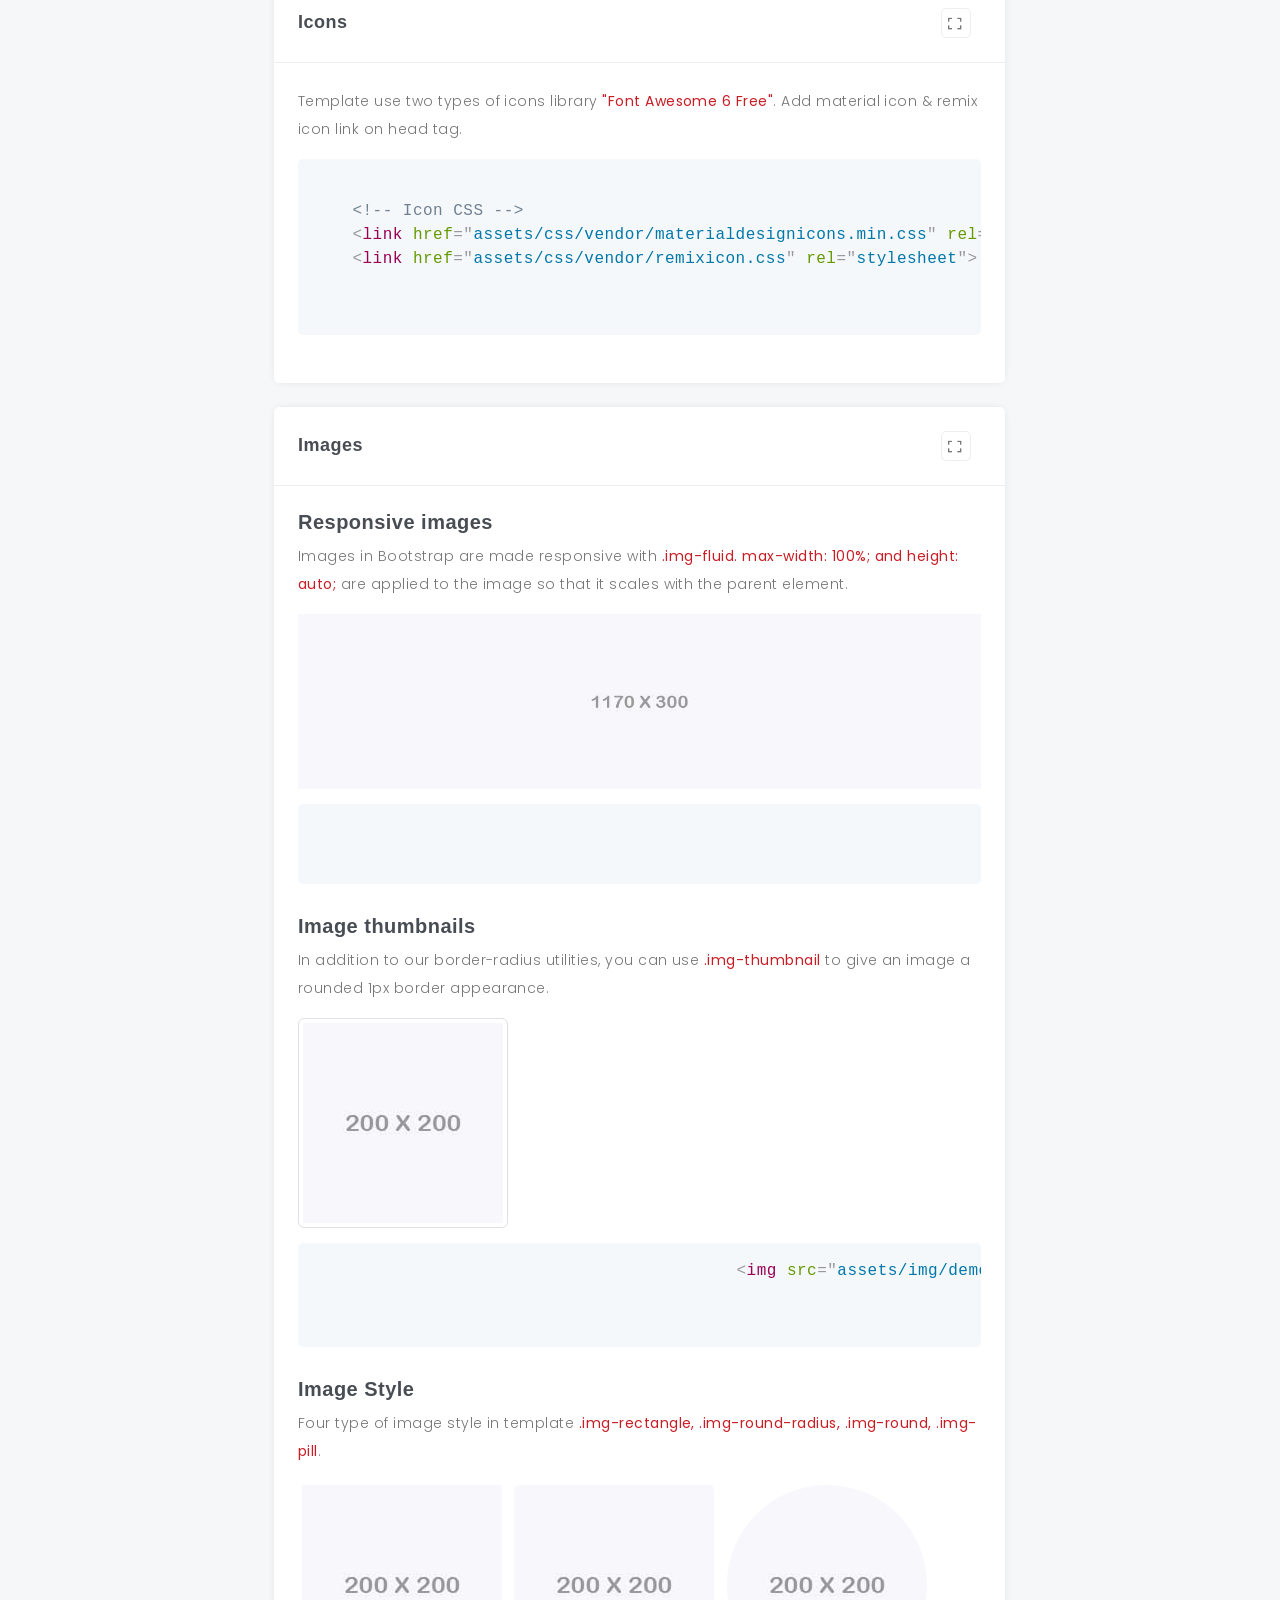
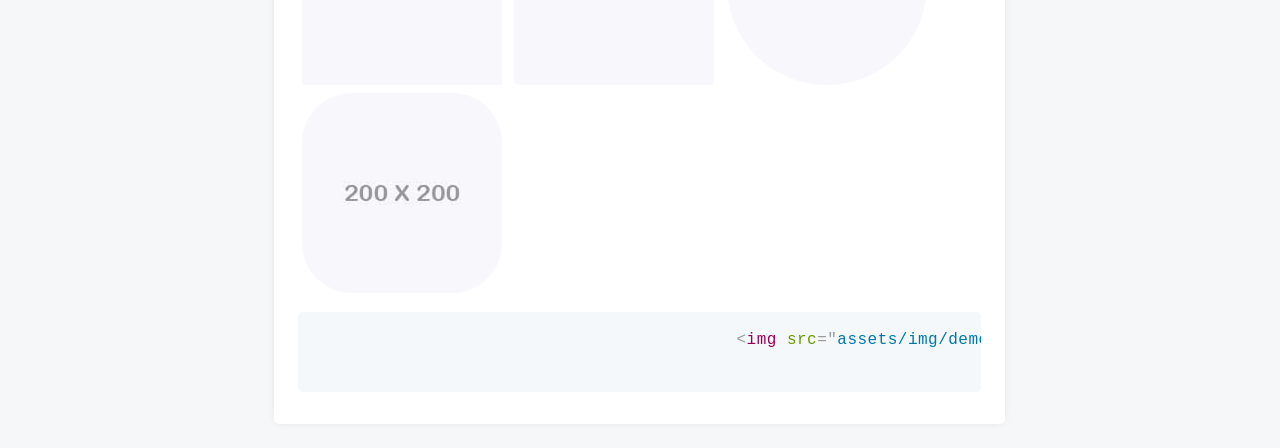
<file: documentation/content.html>
<!DOCTYPE html>
<html lang="en" dir="ltr">

<head>
	<meta charset="utf-8">
	<meta http-equiv="X-UA-Compatible" content="IE=edge">
	<meta name="viewport" content="width=device-width, initial-scale=1">
	<meta name="keywords"
		content="guide, doc, documentation, api doc, catalog, code documentation, doc, docs, documentation, documentation template, documentation tool, getting started, guide, help, manual, online documentation, reference, specification">
	<meta name="description" content="nexta - Online Multipurpose Documentation HTML Template.">
	<meta name="author" content="Theme-vally">
	<title>Nexta - Documentation Template.</title>
	<!-- App favicon -->
	<link rel="shortcut icon" href="assets/img/favicon/favicon.png">
	<!-- Icon CSS -->
	<link href="assets/css/vendor/materialdesignicons.min.css" rel="stylesheet">
	<link href="assets/css/vendor/remixicon.css" rel="stylesheet">
	<!-- Vendor -->
	<link href="assets/css/vendor/bootstrap.min.css" rel="stylesheet">
	<link href="assets/css/vendor/prism.css" rel="stylesheet">
	<!-- Main CSS -->
	<link id="mainCss" href="assets/css/style.css" rel="stylesheet">
</head>

<body>
	<main class="wrapper sb-default">
		<!-- Loader -->
		<div id="gx-overlay">
			<div class="gx-ellipsis">
				<div></div>
				<div></div>
				<div></div>
				<div></div>
			</div>
		</div>
		<!-- Header -->
		<header class="gx-header">
			<div class="container-fluid">
				<div class="gx-header-items">
					<div class="left-header">
						<a href="javascript:void(0)" class="gx-toggle-sidebar">
							<span class="outer-ring">
								<span class="inner-ring"></span>
							</span>
						</a>
						<div class="header-search-box">
							<div class="header-search-drop">
								<a href="javascript:void(0)" class="open-search">
									<i class="ri-search-line"></i>
								</a>
								<form class="gx-search">
									<input class="search-input" type="text" placeholder="Search...">
									<a href="javascript:void(0)" class="search-btn">
										<i class="ri-search-line"></i>
									</a>
								</form>
							</div>
						</div>
					</div>
					<div class="right-header">
						<a href="javascript:void(0)" class="btn-topic m-r-5">
							<i class="ri-menu-2-line"></i>
						</a>
						<a href="https://themeforest.net/user/theme-vally" class="gx-btn-primary">Support 24/7</a>
					</div>
				</div>
			</div>
		</header>
		<!-- sidebar -->
		<div class="gx-sidebar-overlay"></div>
		<div class="gx-sidebar" data-mode="dark">
			<div class="gx-sb-logo">
				<a href="index.html" class="sb-full">
					<img src="assets/img/logo/logo.png" alt="logo">
				</a>
				<a href="index.html" class="sb-collapse">
					<img src="assets/img/logo/collapse-logo.png" alt="logo">
				</a>
			</div>
			<div class="gx-sb-wrapper">
				<div class="gx-sb-content">
					<ul class="gx-sb-list">
						<li class="gx-sb-item sb-drop-item">
							<a href="javascript:void(0)" class="gx-drop-toggle">
								<i class="ri-dashboard-3-line"></i>
								<span class="condense">Getting Started <i class="drop-arrow ri-arrow-down-s-line"></i>
								</span>
							</a>
							<ul class="gx-sb-drop condense">
								<li class="list">
									<a href="index.html#gx_instructions" class="gx-page-link drop">
										<i class="ri-record-circle-line"></i>Introduction </a>
								</li>
								<li class="list">
									<a href="index.html#gx_features" class="gx-page-link drop">
										<i class="ri-record-circle-line"></i>Core Features </a>
								</li>
								<li class="list">
									<a href="index.html#gx_structure" class="gx-page-link drop">
										<i class="ri-record-circle-line"></i>File Structure </a>
								</li>
								<li class="list">
									<a href="index.html#gx_starter" class="gx-page-link drop">
										<i class="ri-record-circle-line"></i>Starter Page </a>
								</li>
								<li class="list">
									<a href="index.html#gx_custom" class="gx-page-link drop">
										<i class="ri-record-circle-line"></i>Customization </a>
								</li>
							</ul>
						</li>
						<li class="gx-sb-item sb-drop-item">
							<a href="javascript:void(0)" class="gx-drop-toggle">
								<i class="ri-file-text-line"></i>
								<span class="condense">Content <i class="drop-arrow ri-arrow-down-s-line"></i>
								</span>
							</a>
							<ul class="gx-sb-drop condense">
								<li class="list">
									<a href="content.html#gx_typo" class="gx-page-link drop">
										<i class="ri-record-circle-line"></i>Typography </a>
								</li>
								<li class="list">
									<a href="content.html#gx_icons" class="gx-page-link drop">
										<i class="ri-record-circle-line"></i>Icons </a>
								</li>
								<li class="list">
									<a href="content.html#gx_code_preview" class="gx-page-link drop">
										<i class="ri-record-circle-line"></i>Code </a>
								</li>
								<li class="list">
									<a href="content.html#gx_img" class="gx-page-link drop">
										<i class="ri-record-circle-line"></i>Images </a>
								</li>
							</ul>
						</li>
						<li class="gx-sb-item sb-drop-item">
							<a href="javascript:void(0)" class="gx-drop-toggle">
								<i class="ri-open-source-line"></i>
								<span class="condense">Source Files <i class="drop-arrow ri-arrow-down-s-line"></i>
								</span>
							</a>
							<ul class="gx-sb-drop condense">
								<li class="list">
									<a href="source.html#gx_source_css" class="gx-page-link drop">
										<i class="ri-record-circle-line"></i>CSS Files </a>
								</li>
								<li class="list">
									<a href="source.html#gx_source_js" class="gx-page-link drop">
										<i class="ri-record-circle-line"></i>JS Files </a>
								</li>
								<li class="list">
									<a href="source.html#gx_source_credit" class="gx-page-link drop">
										<i class="ri-record-circle-line"></i>Credits </a>
								</li>
							</ul>
						</li>
						<li class="gx-sb-item-separator"></li>
						<li class="gx-sb-title condense">Configuration</li>
						<li class="gx-sb-item sb-drop-item">
							<a href="javascript:void(0)" class="gx-drop-toggle">
								<i class="ri-install-line"></i>
								<span class="condense">Installation <i class="drop-arrow ri-arrow-down-s-line"></i>
								</span>
							</a>
							<ul class="gx-sb-drop condense">
								<li class="list">
									<a href="installation.html#gx_local" class="gx-page-link drop">
										<i class="ri-record-circle-line"></i>Local Server </a>
								</li>
								<li class="list">
									<a href="installation.html#gx_live" class="gx-page-link drop">
										<i class="ri-record-circle-line"></i>Live Server </a>
								</li>
							</ul>
						</li>
						<li class="gx-sb-item-separator"></li>
						<li class="gx-sb-title condense">Info</li>
						<li class="gx-sb-item">
							<a href="log.html" class="gx-page-link">
								<i class="ri-time-line"></i>
								<span class="condense">
									<span class="hover-title">Change Log</span>
								</span>
							</a>
						</li>
						<li class="gx-sb-item">
							<a href="thanks.html" class="gx-page-link">
								<i class="ri-star-smile-line"></i>
								<span class="condense">
									<span class="hover-title">Thank You</span>
								</span>
							</a>
						</li>
					</ul>
				</div>
			</div>
		</div>
		<!-- main content -->
		<div class="gx-main-content">
			<div class="container-fluid">
				<!-- Page title & breadcrumb -->
				<div class="gx-page-title gx-page-title-2">
					<div class="gx-breadcrumb">
						<h5>Contents</h5>
						<ul>
							<li>
								<a href="index.html">nexta</a>
							</li>
							<li>Contents</li>
						</ul>
					</div>
				</div>
				<div class="row sections">
					<div class="col-xl-9 col-md-12">
						<!-- Typography -->
						<div class="gx-block">
							<div class="gx-card gx-page-block" id="gx_typo">
								<div class="gx-card-header header-575">
									<h4 class="gx-card-title">Typography</h4>
									<div class="header-tools">
										<a href="javascript:void(0)" class="m-r-10 gx-full-card">
											<i class="ri-fullscreen-line" title="Full Screen"></i>
										</a>
									</div>
								</div>
								<div class="gx-card-content">
									<div class="typo m-b-24">
										<p>Template use font families "Inter". Go to SCSS folder > base >
											_typography.scss</p>
										<!-- Presentation code -->
										<pre class="language-css m-b-24">
											<code class="language-css">
	&#60;!--==============================
	  Google Fonts
	============================== --&#62;
    &#60;link href="https://fonts.googleapis.com/" rel="preconnect"&#62;
    &#60;link crossorigin href="https://fonts.gstatic.com/" rel="preconnect"&#62;
    &#60;link href="https://fonts.googleapis.com/css2?family=Inter:wght@100..900&display=swap" rel="stylesheet"&#62;

											</code>
										</pre>
										<p>HTML head tag incudes h1 to h6. and also available classes <b>".h1"</b> to
											<b>".h6"</b> in bootstrap. </p>
										<ul class="nav nav-tabs" id="myTab1" role="tablist">
											<li class="nav-item" role="presentation">
												<button class="nav-link active" id="preview-tab" data-bs-toggle="tab"
													data-bs-target="#preview" type="button" role="tab"
													aria-controls="preview" aria-selected="true">
													<i class="ri-eye-line"></i>Preview </button>
											</li>
											<li class="nav-item" role="presentation">
												<button class="nav-link" id="code-tab" data-bs-toggle="tab"
													data-bs-target="#code" type="button" role="tab" aria-controls="code"
													aria-selected="false">
													<i class="ri-code-s-slash-line"></i>Code </button>
											</li>
										</ul>
										<div class="tab-content m-b-24" id="myTabContent1">
											<div class="tab-pane fade show active" id="preview" role="tabpanel"
												aria-labelledby="preview-tab">
												<h1>Heading tag h1</h1>
												<h2>Heading tag h2</h2>
												<h3>Heading tag h3</h3>
												<h4>Heading tag h4</h4>
												<h5>Heading tag h5</h5>
												<h6>Heading tag h6</h6>
											</div>
											<div class="tab-pane fade" id="code" role="tabpanel"
												aria-labelledby="code-tab">
												<!-- Presentation code -->
												<pre class="language-markup">
													<code class="language-markup">&lt;h1&gt;Heading tag h1&lt;/h1&gt;
														&lt;h2&gt;Heading tag h2&lt;/h2&gt;
														&lt;h3&gt;Heading tag h3&lt;/h3&gt;
														&lt;h4&gt;Heading tag h4&lt;/h4&gt;
														&lt;h5&gt;Heading tag h5&lt;/h5&gt;
														&lt;h6&gt;Heading tag h6&lt;/h6&gt;
													</code>
												</pre>
											</div>
										</div>
										<p>Typography in documentation involves selecting readable fonts, maintaining
											appropriate font sizes, creating a hierarchy with varying styles, spacing
											lines for clarity, and using whitespace and alignment to balance content.
											Ensure good contrast, use bullet points for lists, maintain consistency, and
											prioritize accessibility for a visually pleasing and easily understandable
											document. </p>
									</div>
									<div class="typo">
										<h5>Color Style</h5>
										<p>Just use classes to change color <b>".text-primary, .text-secondary,
												.text-success, .text-danger, .text-warning and .text-info"</b> in
											bootstrap. </p>
										<ul class="nav nav-tabs" id="myTab" role="tablist">
											<li class="nav-item" role="presentation">
												<button class="nav-link active" id="preview2-tab" data-bs-toggle="tab"
													data-bs-target="#preview2" type="button" role="tab"
													aria-controls="preview2" aria-selected="true">
													<i class="ri-eye-line"></i>Preview </button>
											</li>
											<li class="nav-item" role="presentation">
												<button class="nav-link" id="code-tab2" data-bs-toggle="tab"
													data-bs-target="#code2" type="button" role="tab"
													aria-controls="code2" aria-selected="false">
													<i class="ri-code-s-slash-line"></i>Code </button>
											</li>
										</ul>
										<div class="tab-content" id="myTabContent">
											<div class="tab-pane fade show active" id="preview2" role="tabpanel"
												aria-labelledby="preview2-tab">
												<h1 class="text-primary">Heading tag h1</h1>
												<h2 class="text-secondary">Heading tag h2</h2>
												<h3 class="text-success">Heading tag h3</h3>
												<h4 class="text-danger">Heading tag h4</h4>
												<h5 class="text-warning">Heading tag h5</h5>
												<h6 class="text-info">Heading tag h6</h6>
											</div>
											<div class="tab-pane fade" id="code2" role="tabpanel"
												aria-labelledby="code-tab">
												<!-- Presentation code -->
												<pre class="language-markup">
													<code class="language-markup">
														&lt;h1 class="text-primary"&gt;Heading tag h1&lt;/h1&gt;
														&lt;h2 class="text-secondary"&gt;Heading tag h2&lt;/h2&gt;
														&lt;h3 class="text-success"&gt;Heading tag h3&lt;/h3&gt;
														&lt;h4 class="text-danger"&gt;Heading tag h4&lt;/h4&gt;
														&lt;h5 class="text-warning"&gt;Heading tag h5&lt;/h5&gt;
														&lt;h6 class="text-info"&gt;Heading tag h6&lt;/h6&gt;
													</code>
												</pre>
											</div>
										</div>
									</div>
								</div>
							</div>
						</div>
						<!-- Icons -->
						<div class="gx-block">
							<div class="gx-card gx-page-block" id="gx_icons">
								<div class="gx-card-header">
									<h4 class="gx-card-title">Icons</h4>
									<div class="header-tools">
										<a href="javascript:void(0)" class="m-r-10 gx-full-card">
											<i class="ri-fullscreen-line" title="Full Screen"></i>
										</a>
									</div>
								</div>
								<div class="gx-card-content">
									<div class="gx-icons">
										<p>Template use two types of icons library <b>"Font Awesome 6 Free"</b>. Add material icon & remix icon link on head tag. </p>
										<!-- Presentation code -->
										<pre class="language-markup m-b-24">
											<code class="language-markup">
	&#60;!-- Icon CSS --&#62;
	&#60;link href="assets/css/vendor/materialdesignicons.min.css" rel="stylesheet"&#62;
	&#60;link href="assets/css/vendor/remixicon.css" rel="stylesheet"&#62;
											</code>
										</pre>
										<!-- <h6>
											<i class="mdi mdi-access-point"></i> Material Icon
										</h6>
										<pre class="language-markup m-b-24">
											<code class="language-markup">&#60;i class="mdi mdi-access-point"&#62;&#60;/i&#62;</code>
										</pre>
										<h6>
											<i class="ri-24-hours-fill"></i> Remix Icon
										</h6>
										<pre class="language-markup m-b-24">
											<code class="language-markup">&#60;i class="ri-24-hours-fill"&#62;&#60;/i&#62;</code>
										</pre> -->
									</div>
								</div>
							</div>
						</div>
						<!-- Images -->
						<div class="gx-block">
							<div class="gx-card gx-page-block" id="gx_img">
								<div class="gx-card-header header-575">
									<h4 class="gx-card-title">Images</h4>
									<div class="header-tools">
										<a href="javascript:void(0)" class="m-r-10 gx-full-card">
											<i class="ri-fullscreen-line" title="Full Screen"></i>
										</a>
									</div>
								</div>
								<div class="gx-card-content">
									<h5>Responsive images</h5>
									<div class="gx-card-img m-b-30">
										<p>Images in Bootstrap are made responsive with <b>.img-fluid. max-width: 100%;
												and height: auto;</b> are applied to the image so that it scales with
											the parent element. </p>
										<img src="assets/img/demo-img/1.jpg" class="img-fluid" alt="Responsive image">
										<pre class="language-markup m-t-15">
																													<code class="language-markup">&lt;img src="assets/img/demo-img/1.jpg" class="img-fluid" alt="Responsive image"&gt;</code>
																												</pre>
									</div>
									<h5>Image thumbnails</h5>
									<div class="gx-card-img m-b-30">
										<p>In addition to our border-radius utilities, you can use <b>.img-thumbnail</b>
											to give an image a rounded 1px border appearance. </p>
										<img src="assets/img/demo-img/2.jpg" class="img-thumbnail"
											alt="Thumbnail image">
										<pre class="language-markup m-t-15">
											<code class="language-markup">&lt;img src="assets/img/demo-img/2.jpg" class="img-thumbnail" alt="Thumbnail image"&gt;
											</code>
										</pre>
									</div>
									<h5>Image Style</h5>
									<div class="gx-card-img">
										<p>Four type of image style in template <b>.img-rectangle, .img-round-radius,
												.img-round, .img-pill</b>. </p>
										<img src="assets/img/demo-img/2.jpg" class="img-rectangle m-1"
											alt="rectangle image">
										<img src="assets/img/demo-img/2.jpg" class="img-round-radius m-1"
											alt="round radius image">
										<img src="assets/img/demo-img/2.jpg" class="img-round m-1" alt="round image">
										<img src="assets/img/demo-img/2.jpg" class="img-pill m-1" alt="pill image">
										<pre class="language-markup m-t-15">
											<code class="language-markup">&lt;img src="assets/img/demo-img/2.jpg" class="img-thumbnail" alt="Thumbnail image"&gt;</code>
										</pre>
									</div>
								</div>
							</div>
						</div>
					</div>
					<!-- Sidebar Topics -->
					<div class="gx-side-overlay"></div>
					<div class="col-xl-3 col-md-12 gx-topic">
						<div class="gx-card topic-sidebar" id="fxmap">
							<div class="gx-card-header">
								<h4 class="gx-card-title">Topics</h4>
							</div>
							<div class="gx-card-content gx-topic-list">
								<nav>
									<ul class="topic-list">
										<li>
											<a class="topic active" href="#gx_typo">Typography</a>
										</li>
										<li>
											<a class="topic" href="#gx_icons">Icons</a>
										</li>
										<li>
											<a class="topic" href="#gx_code_preview">Code Preview</a>
										</li>
										<li>
											<a class="topic" href="#gx_img">Images</a>
										</li>
									</ul>
								</nav>
							</div>
						</div>
					</div>
				</div>
			</div>
		</div>
		<!-- Feature tools -->
		<div class="gx-tools-sidebar-overlay"></div>
		<div class="gx-tools-sidebar">
			<a href="javascript:void(0)" class="gx-tools-sidebar-toggle in-out">
				<i class="ri-settings-4-line"></i>
			</a>
			<div class="gx-bar-title">
				<h6>Tools</h6>
				<a href="javascript:void(0)" class="close-tools">
					<i class="ri-close-line"></i>
				</a>
			</div>
			<div class="gx-tools-detail">
				<div class="gx-tools-block">
					<h3>Select Color</h3>
					<ul class="gx-color">
						<li class="color-primary active-variant"></li>
						<li class="color-1"></li>
						<li class="color-2"></li>
						<li class="color-3"></li>
						<li class="color-4"></li>
						<li class="color-5"></li>
						<li class="color-6"></li>
						<li class="color-7"></li>
						<li class="color-8"></li>
						<li class="color-9"></li>
					</ul>
				</div>
				<div class="gx-tools-block">
					<h3>Modes</h3>
					<div class="gx-tools-info">
						<div class="gx-tools-item mode active" data-gx-mode-tool="light">
							<img src="assets/img/tools/light.png" alt="light">
							<p>light</p>
						</div>
						<div class="gx-tools-item mode" data-gx-mode-tool="dark">
							<img src="assets/img/tools/dark.png" alt="dark">
							<p>dark</p>
						</div>
					</div>
				</div>
				<div class="gx-tools-block">
					<h3>Sidebar</h3>
					<div class="gx-tools-info">
						<div class="gx-tools-item sidebar" data-sidebar-mode-tool="light">
							<img src="assets/img/tools/side-light.png" alt="light">
							<p>light</p>
						</div>
						<div class="gx-tools-item sidebar active" data-sidebar-mode-tool="dark">
							<img src="assets/img/tools/side-dark.png" alt="dark">
							<p>dark</p>
						</div>
						<div class="gx-tools-item sidebar" data-sidebar-mode-tool="bg-1">
							<img src="assets/img/tools/side-bg-1.png" alt="background">
							<p>Bg-1</p>
						</div>
						<div class="gx-tools-item sidebar" data-sidebar-mode-tool="bg-2">
							<img src="assets/img/tools/side-bg-2.png" alt="background">
							<p>Bg-2</p>
						</div>
						<div class="gx-tools-item sidebar" data-sidebar-mode-tool="bg-3">
							<img src="assets/img/tools/side-bg-3.png" alt="background">
							<p>Bg-3</p>
						</div>
						<div class="gx-tools-item sidebar" data-sidebar-mode-tool="bg-4">
							<img src="assets/img/tools/side-bg-4.png" alt="background">
							<p>Bg-4</p>
						</div>
					</div>
				</div>
				<div class="gx-tools-block">
					<h3>Backgrounds</h3>
					<div class="gx-tools-info">
						<div class="gx-tools-item bg active" data-bg-mode="default">
							<img src="assets/img/tools/bg-0.png" alt="default">
							<p>Default</p>
						</div>
						<div class="gx-tools-item bg" data-bg-mode="bg-1">
							<img src="assets/img/tools/bg-1.png" alt="bg-1">
							<p>Bg-1</p>
						</div>
						<div class="gx-tools-item bg" data-bg-mode="bg-2">
							<img src="assets/img/tools/bg-2.png" alt="bg-2">
							<p>Bg-2</p>
						</div>
						<div class="gx-tools-item bg" data-bg-mode="bg-3">
							<img src="assets/img/tools/bg-3.png" alt="bg-3">
							<p>Bg-3</p>
						</div>
					</div>
				</div>
				<div class="gx-tools-block">
					<h3>Box Design</h3>
					<div class="gx-tools-info">
						<div class="gx-tools-item box active" data-box-mode-tool="default">
							<img src="assets/img/tools/box-0.png" alt="default">
							<p>Default</p>
						</div>
						<div class="gx-tools-item box" data-box-mode-tool="box-1">
							<img src="assets/img/tools/box-1.png" alt="box-1">
							<p>Box-1</p>
						</div>
						<div class="gx-tools-item box" data-box-mode-tool="box-2">
							<img src="assets/img/tools/box-2.png" alt="box-2">
							<p>Box-2</p>
						</div>
						<div class="gx-tools-item box" data-box-mode-tool="box-3">
							<img src="assets/img/tools/box-3.png" alt="box-3">
							<p>Box-3</p>
						</div>
					</div>
				</div>
			</div>
		</div>
	</main>
	<!-- Vendor Custom -->
	<script src="assets/js/vendor/jquery-3.6.4.min.js"></script>
	<script src="assets/js/vendor/bootstrap.bundle.min.js"></script>
	<script src="assets/js/vendor/prism.js"></script>
	<!-- Main Custom -->
	<script src="assets/js/main.js"></script>
</body>

</html>
</file>
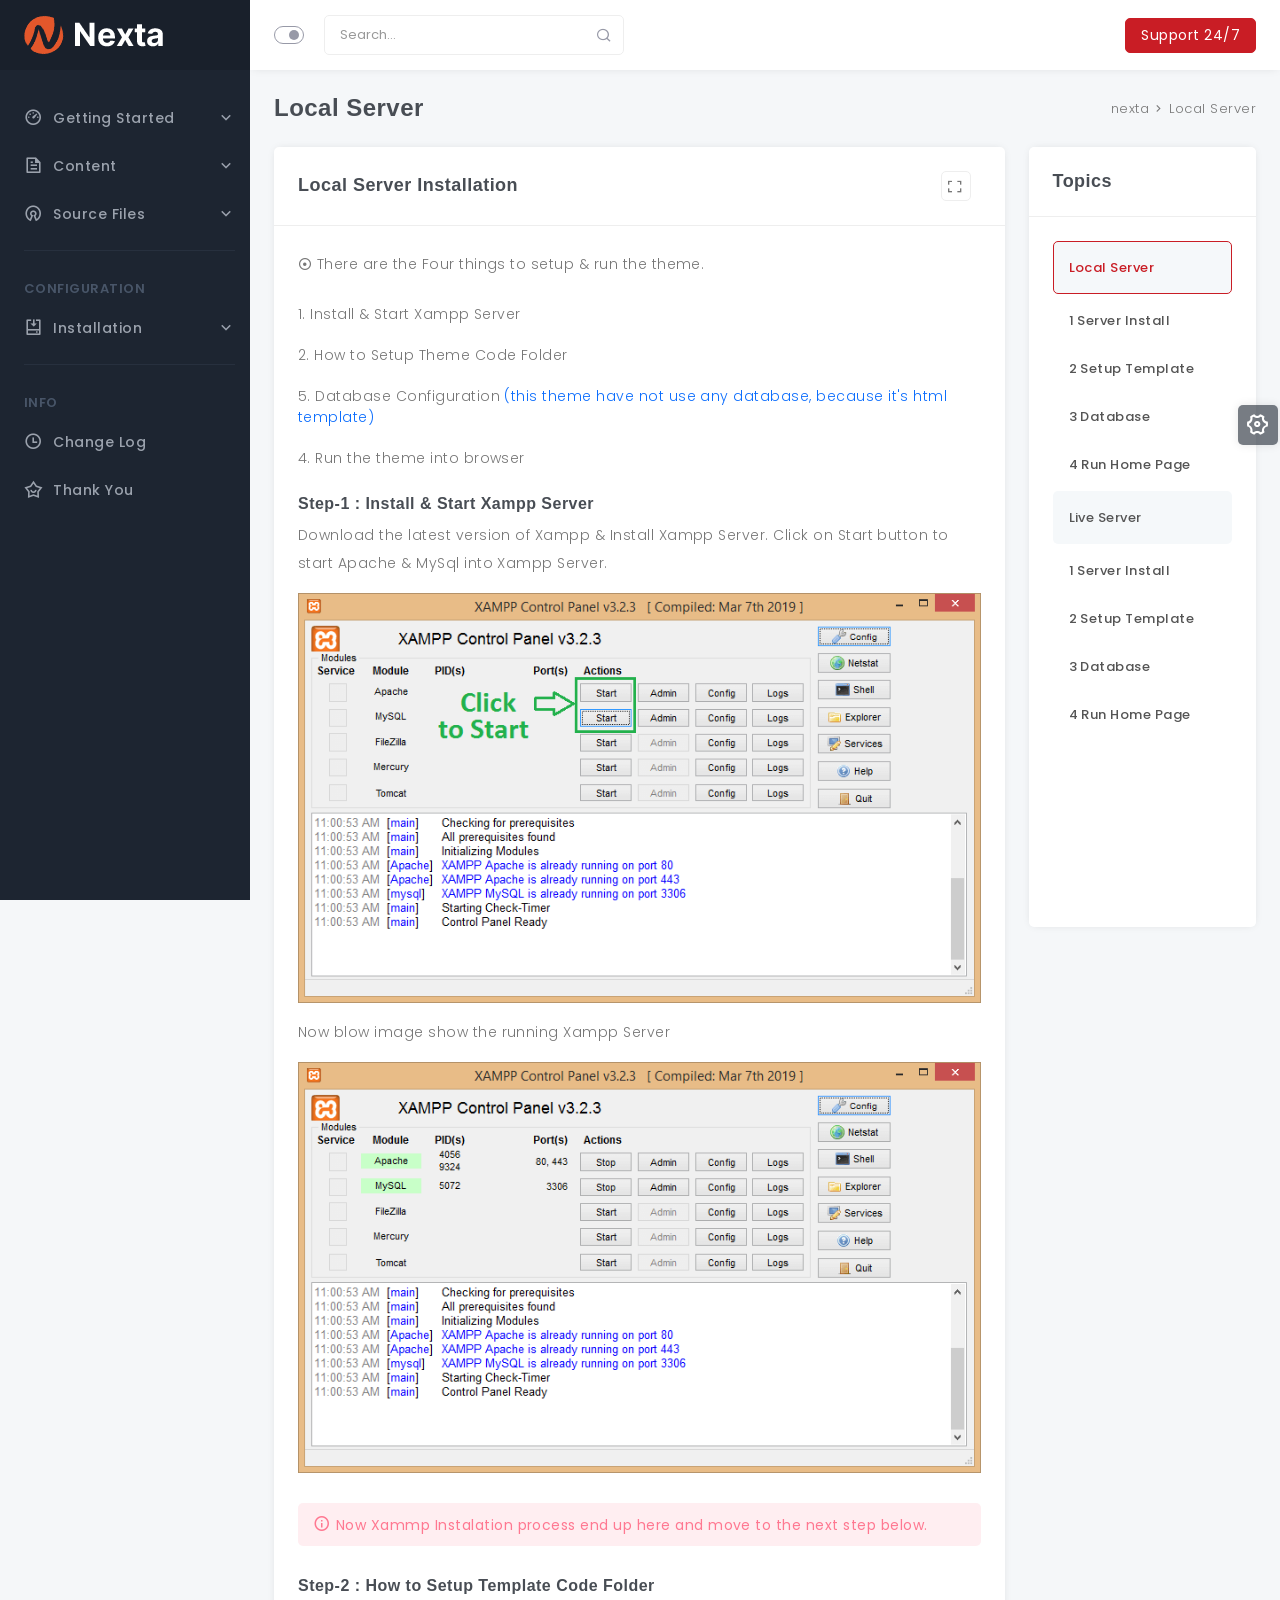
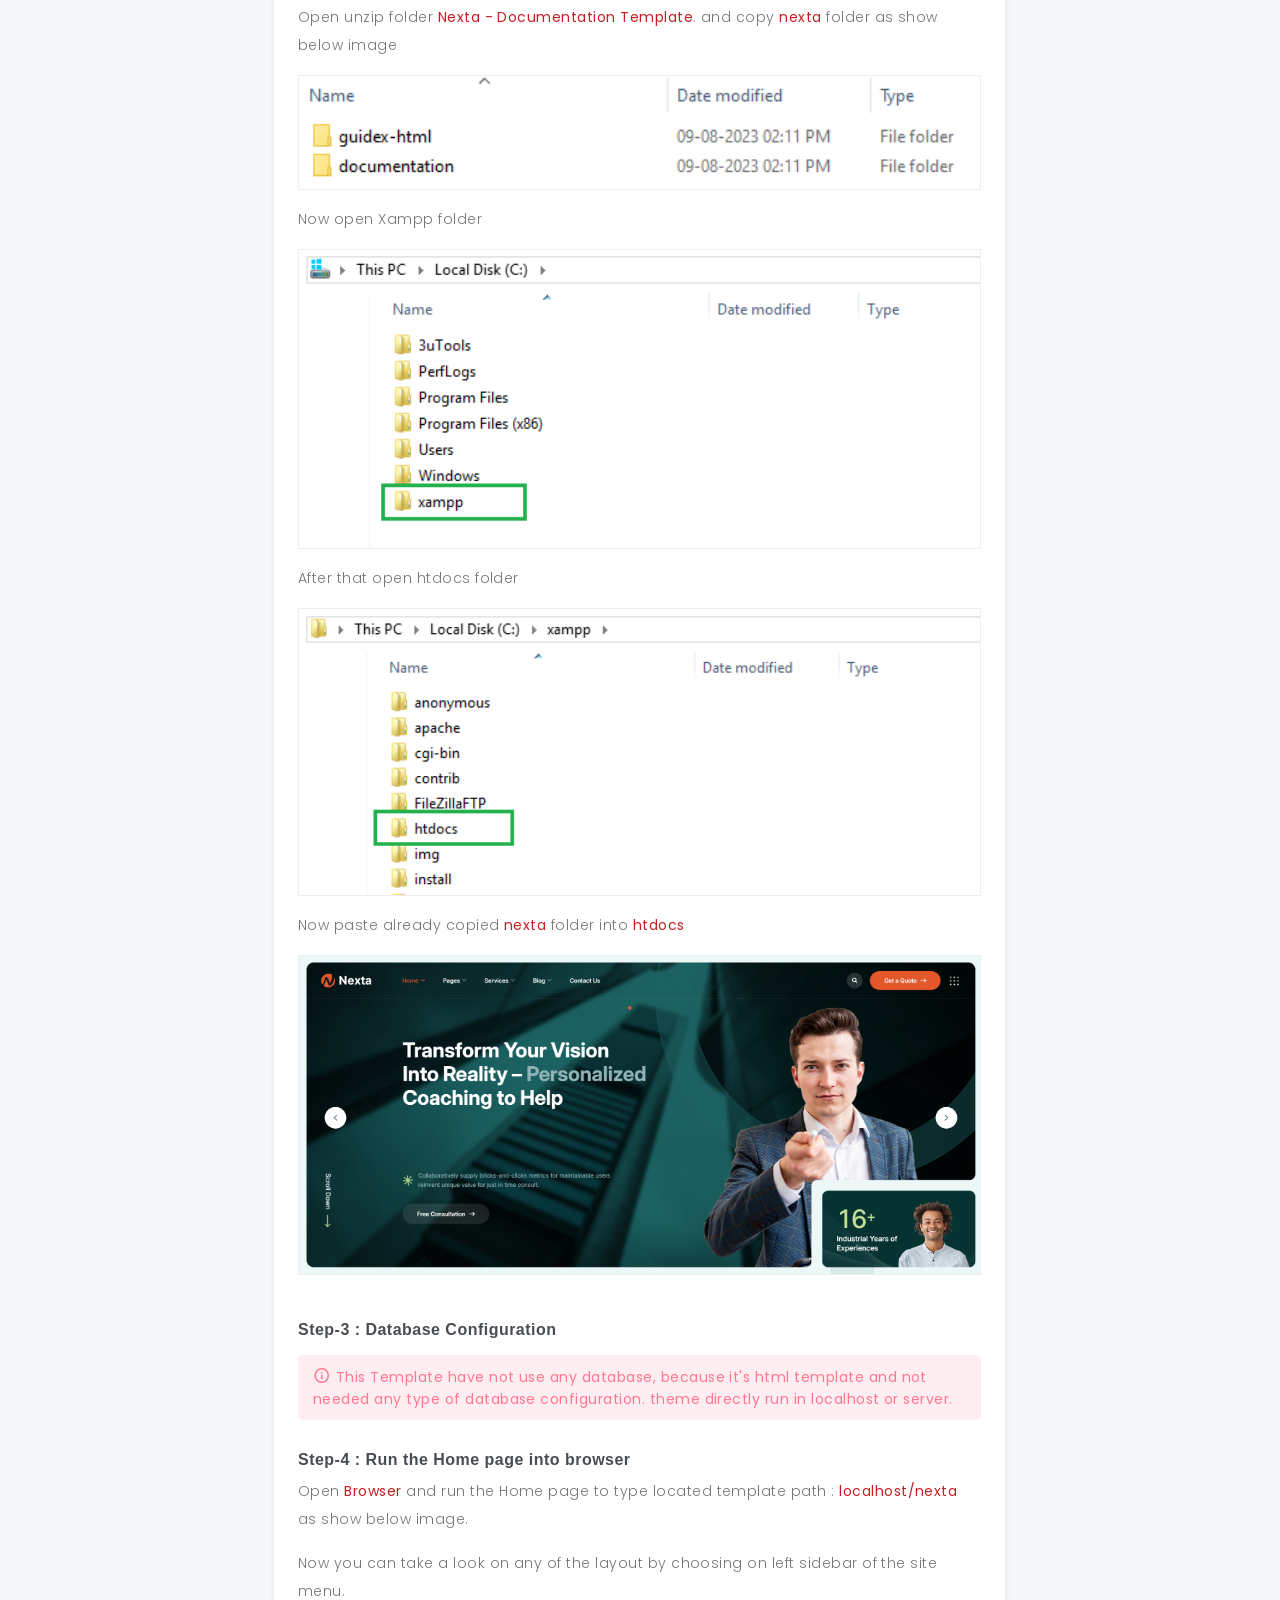
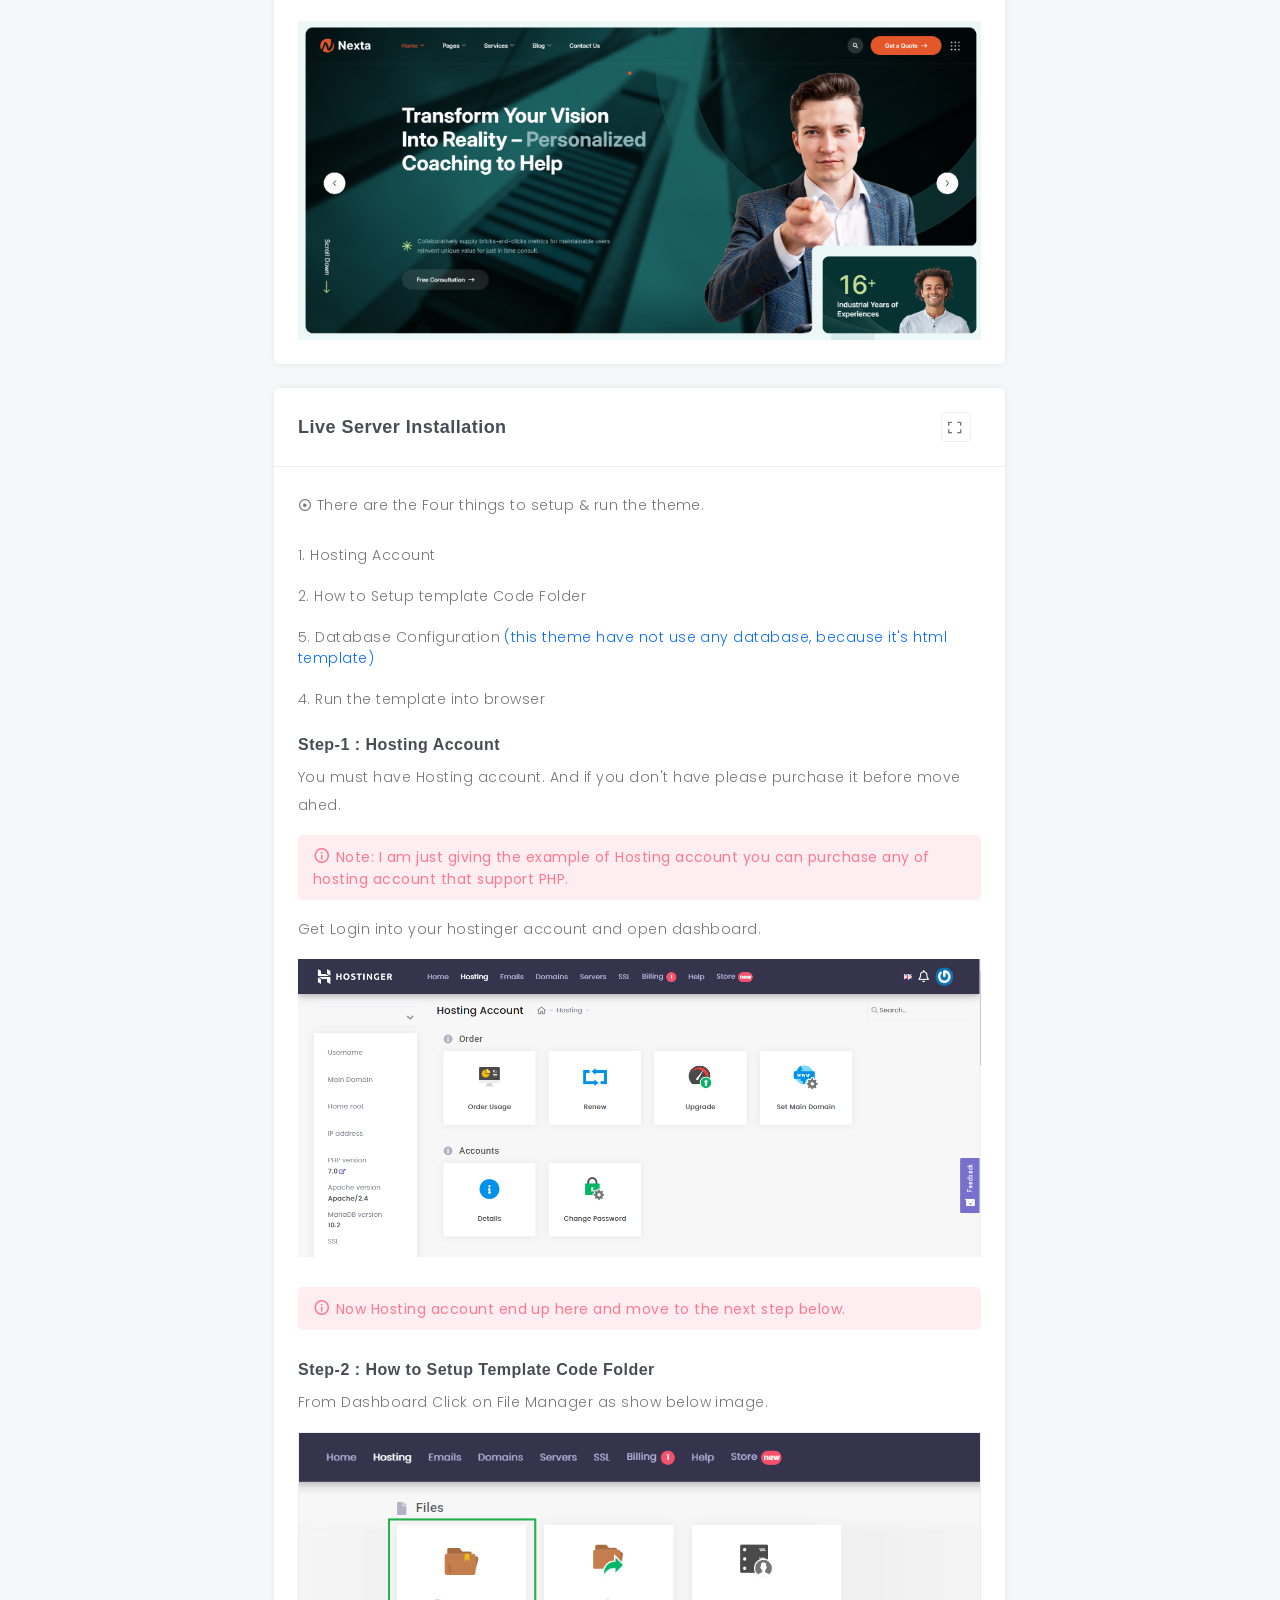
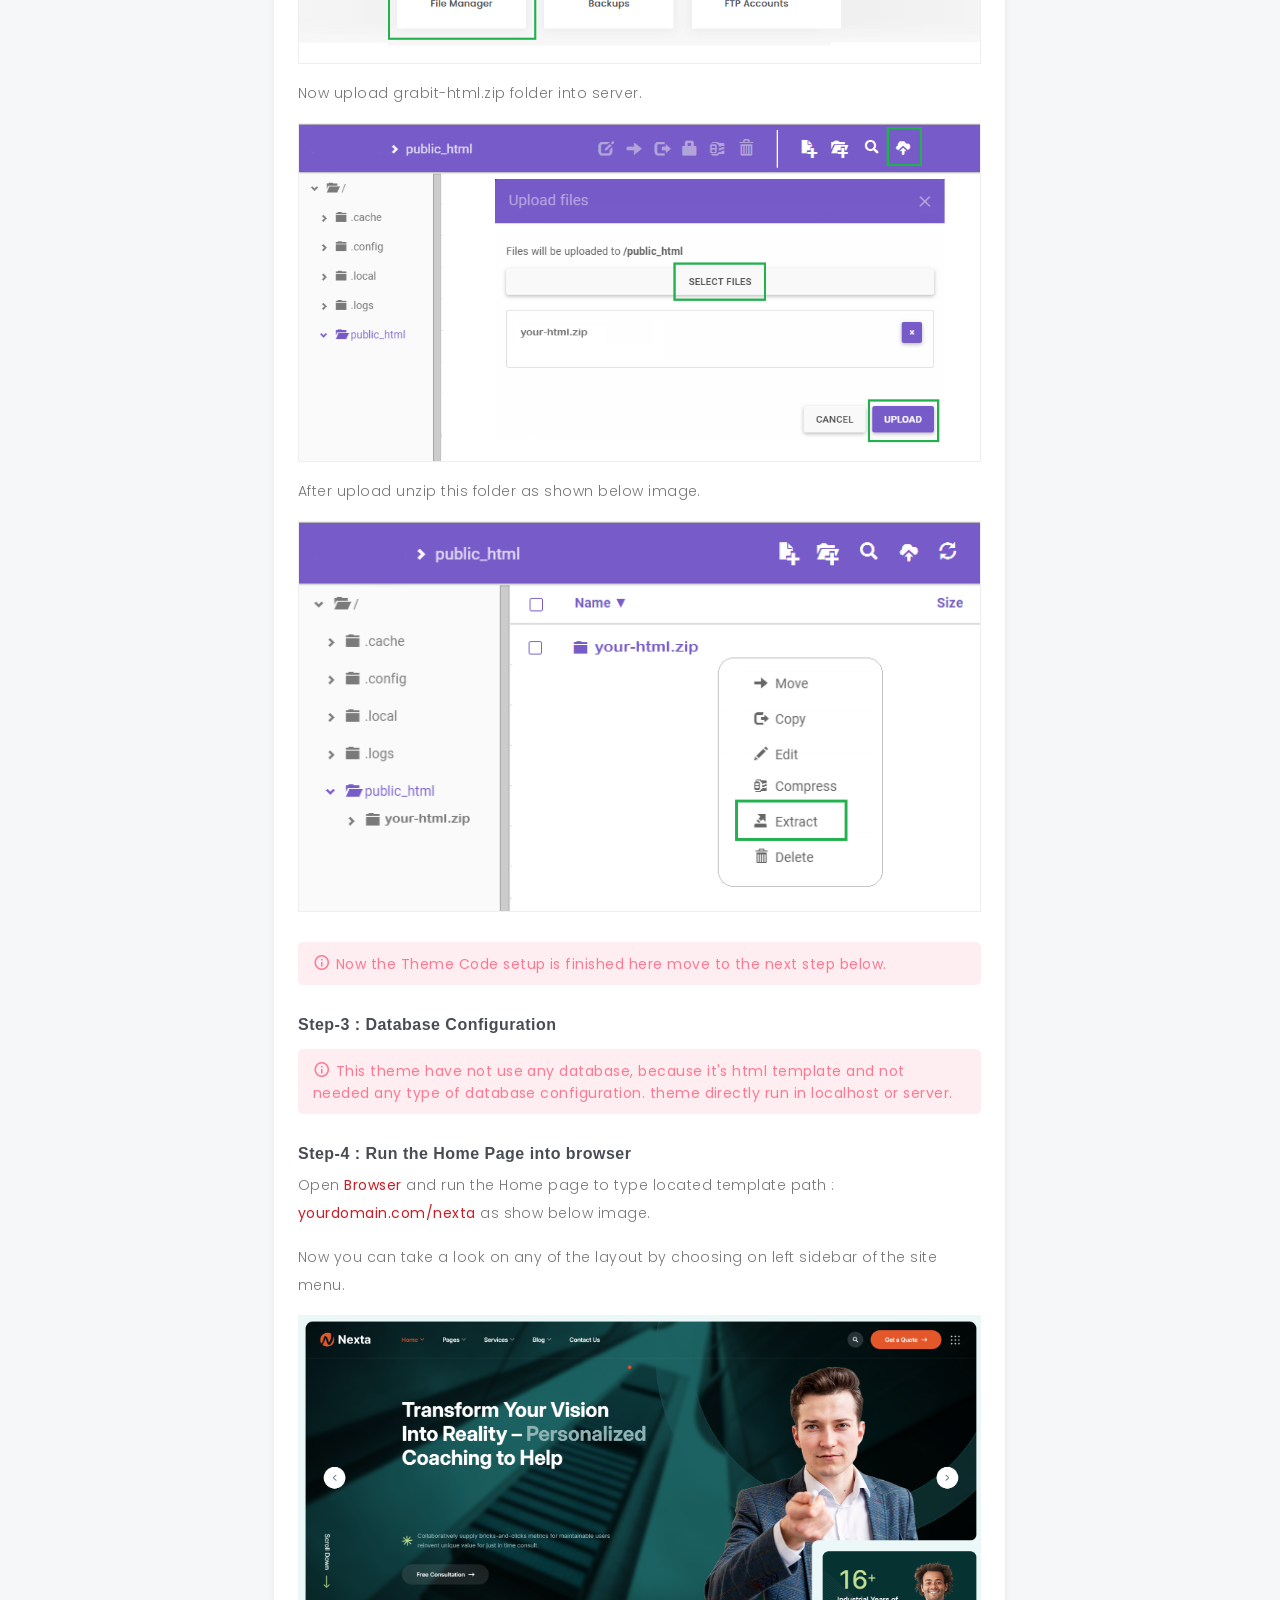
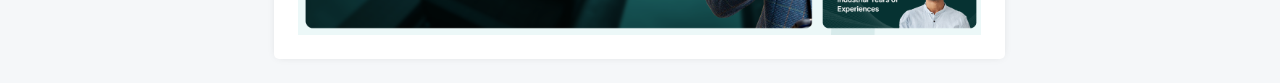
<file: documentation/installation.html>
<!DOCTYPE html>
<html lang="en" dir="ltr">


<head>
	<meta charset="utf-8">
	<meta http-equiv="X-UA-Compatible" content="IE=edge">
	<meta name="viewport" content="width=device-width, initial-scale=1">
	<meta name="keywords"
		content="guide, doc, documentation, api doc, catalog, code documentation, doc, docs, documentation, documentation template, documentation tool, getting started, guide, help, manual, online documentation, reference, specification">
	<meta name="description" content="nexta - Online Multipurpose Documentation HTML Template.">
	<meta name="author" content="Theme-vally">

	<title>Nexta - Documentation Template.</title>

	<!-- App favicon -->
	<link rel="shortcut icon" href="assets/img/favicon/favicon.png">

	<!-- Icon CSS -->
	<link href="assets/css/vendor/materialdesignicons.min.css" rel="stylesheet">
	<link href="assets/css/vendor/remixicon.css" rel="stylesheet">

	<!-- Vendor -->
	<link href="assets/css/vendor/bootstrap.min.css" rel="stylesheet">
	<link href="assets/css/vendor/prism.css" rel="stylesheet">

	<!-- Main CSS -->
	<link id="mainCss" href="assets/css/style.css" rel="stylesheet">
</head>

<body>
	<main class="wrapper sb-default">
		<!-- Loader -->
		<div id="gx-overlay">
			<div class="gx-ellipsis">
				<div></div>
				<div></div>
				<div></div>
				<div></div>
			</div>
		</div>

		<!-- Header -->
		<header class="gx-header">
			<div class="container-fluid">
				<div class="gx-header-items">
					<div class="left-header">
						<a href="javascript:void(0)" class="gx-toggle-sidebar">
							<span class="outer-ring">
								<span class="inner-ring"></span>
							</span>
						</a>
						<div class="header-search-box">
							<div class="header-search-drop">
								<a href="javascript:void(0)" class="open-search"><i class="ri-search-line"></i></a>
								<form class="gx-search">
									<input class="search-input" type="text" placeholder="Search...">
									<a href="javascript:void(0)" class="search-btn"><i class="ri-search-line"></i>
									</a>
								</form>
							</div>
						</div>
					</div>
					<div class="right-header">
						<a href="javascript:void(0)" class="btn-topic m-r-5"><i class="ri-menu-2-line"></i></a>
						<a href="https://themeforest.net/user/theme-vally" class="gx-btn-primary">Support 24/7</a>
					</div>
				</div>
			</div>
		</header>

		<!-- sidebar -->
		<div class="gx-sidebar-overlay"></div>
		<div class="gx-sidebar" data-mode="dark">
			<div class="gx-sb-logo">
				<a href="index.html" class="sb-full"><img src="assets/img/logo/logo.png" alt="logo"></a>
				<a href="index.html" class="sb-collapse"><img src="assets/img/logo/collapse-logo.png" alt="logo"></a>
			</div>
			<div class="gx-sb-wrapper">
				<div class="gx-sb-content">
					<ul class="gx-sb-list">
						<li class="gx-sb-item sb-drop-item">
							<a href="javascript:void(0)" class="gx-drop-toggle">
								<i class="ri-dashboard-3-line"></i>
								<span class="condense">Getting Started<i
										class="drop-arrow ri-arrow-down-s-line"></i></span>
							</a>
							<ul class="gx-sb-drop condense">
								<li class="list"><a href="index.html#gx_instructions" class="gx-page-link drop"><i
											class="ri-record-circle-line"></i>Introduction</a></li>
								<li class="list"><a href="index.html#gx_features" class="gx-page-link drop"><i
											class="ri-record-circle-line"></i>Core Features</a></li>
								<li class="list"><a href="index.html#gx_structure" class="gx-page-link drop"><i
											class="ri-record-circle-line"></i>File Structure</a></li>
								<li class="list"><a href="index.html#gx_starter" class="gx-page-link drop"><i
											class="ri-record-circle-line"></i>Starter Page</a></li>
								<li class="list"><a href="index.html#gx_custom" class="gx-page-link drop"><i
											class="ri-record-circle-line"></i>Customization</a></li>
							</ul>
						</li>
						<li class="gx-sb-item sb-drop-item">
							<a href="javascript:void(0)" class="gx-drop-toggle">
								<i class="ri-file-text-line"></i>
								<span class="condense">Content<i class="drop-arrow ri-arrow-down-s-line"></i></span>
							</a>
							<ul class="gx-sb-drop condense">
								<li class="list"><a href="content.html#gx_typo" class="gx-page-link drop"><i
											class="ri-record-circle-line"></i>Typography</a></li>
								<li class="list"><a href="content.html#gx_icons" class="gx-page-link drop"><i
											class="ri-record-circle-line"></i>Icons</a></li>
								<li class="list"><a href="content.html#gx_code_preview" class="gx-page-link drop"><i
											class="ri-record-circle-line"></i>Code</a></li>
								<li class="list"><a href="content.html#gx_img" class="gx-page-link drop"><i
											class="ri-record-circle-line"></i>Images</a></li>
							</ul>
						</li>
						<li class="gx-sb-item sb-drop-item">
							<a href="javascript:void(0)" class="gx-drop-toggle">
								<i class="ri-open-source-line"></i>
								<span class="condense">Source Files<i
										class="drop-arrow ri-arrow-down-s-line"></i></span>
							</a>
							<ul class="gx-sb-drop condense">
								<li class="list"><a href="source.html#gx_source_css" class="gx-page-link drop"><i
											class="ri-record-circle-line"></i>CSS Files</a></li>
								<li class="list"><a href="source.html#gx_source_js" class="gx-page-link drop"><i
											class="ri-record-circle-line"></i>JS Files</a></li>
								<li class="list"><a href="source.html#gx_source_credit" class="gx-page-link drop"><i
											class="ri-record-circle-line"></i>Credits</a></li>
							</ul>
						</li>
						<li class="gx-sb-item-separator"></li>
						<li class="gx-sb-title condense">Configuration</li>
						<li class="gx-sb-item sb-drop-item">
							<a href="javascript:void(0)" class="gx-drop-toggle">
								<i class="ri-install-line"></i>
								<span class="condense">Installation<i
										class="drop-arrow ri-arrow-down-s-line"></i></span>
							</a>
							<ul class="gx-sb-drop condense">
								<li class="list"><a href="installation.html#gx_local" class="gx-page-link drop"><i
											class="ri-record-circle-line"></i>Local Server</a></li>
								<li class="list"><a href="installation.html#gx_live" class="gx-page-link drop"><i
											class="ri-record-circle-line"></i>Live Server</a></li>
							</ul>
						</li>
						<li class="gx-sb-item-separator"></li>
						<li class="gx-sb-title condense">Info</li>
						<li class="gx-sb-item">
							<a href="log.html" class="gx-page-link">
								<i class="ri-time-line"></i><span class="condense"><span class="hover-title">Change
										Log</span> </span>
							</a>
						</li>
						<li class="gx-sb-item">
							<a href="thanks.html" class="gx-page-link">
								<i class="ri-star-smile-line"></i><span class="condense"><span class="hover-title">Thank
										You</span> </span>
							</a>
						</li>
					</ul>
				</div>
			</div>
		</div>

		<!-- main content -->
		<div class="gx-main-content">
			<div class="container-fluid">
				<!-- Page title & breadcrumb -->
				<div class="gx-page-title gx-page-title-2">
					<div class="gx-breadcrumb">
						<h5>Local Server</h5>
						<ul>
							<li><a href="index.html">nexta</a></li>
							<li>Local Server</li>
						</ul>
					</div>
				</div>
				<div class="row sections">
					<div class="col-xl-9 col-md-12">
						<!-- Local Server Installation -->
						<div class="gx-block">
							<div class="gx-card gx-page-block server" id="gx_local">
								<div class="gx-card-header header-575">
									<h4 class="gx-card-title">Local Server Installation</h4>
									<div class="header-tools">
										<a href="javascript:void(0)" class="m-r-10 gx-full-card">
											<i class="ri-fullscreen-line" title="Full Screen"></i></a>
									</div>
								</div>
								<div class="gx-card-content">
									<div class="server">
										<p><i class="ri-record-circle-line"></i> There are the Four things to setup &
											run
											the theme.</p>
										<ul class="m-b-15">
											<li>1. Install & Start Xampp Server</li>
											<li>2. How to Setup Theme Code Folder</li>
											<li>5. Database Configuration <span class="text-primary">(this theme have
													not
													use any database, because it's html template)</span></li>
											<li>4. Run the theme into browser</li>
										</ul>
										<div class="gx-block m-b-30" id="gx_local1">
											<h6>Step-1 : Install & Start Xampp Server</h6>
											<p>Download the latest version of Xampp & Install Xampp Server. Click on
												Start
												button to start Apache & MySql into Xampp Server.</p>
											<img class="m-b-15" src="assets/img/server/1.png" alt="Xampp">
											<p>Now blow image show the running Xampp Server</p>
											<img class="m-b-15" src="assets/img/server/2.png" alt="Xampp">
											<p class="note m-b-30"><i class="ri-information-line"></i> Now Xammp
												Instalation
												process end up here and move to the next step below.</p>
										</div>
										<div class="gx-block m-b-30" id="gx_local2">
											<h6>Step-2 : How to Setup Template Code Folder</h6>
											<p>Open unzip folder <b>Nexta - Documentation Template</b>. and
												copy <b>nexta</b> folder as show below image</p>
											<img class="m-b-15 gx-border" src="assets/img/server/3.png" alt="Xampp">
											<p>Now open Xampp folder</p>
											<img class="m-b-15 gx-border" src="assets/img/server/4.png" alt="Xampp">
											<p>After that open htdocs folder</p>
											<img class="m-b-15 gx-border" src="assets/img/server/5.png" alt="Xampp">
											<p>Now paste already copied <b>nexta</b> folder into <b>htdocs</b></p>
											<img class="m-b-15 gx-border" src="assets/img/server/6.png" alt="Xampp">
										</div>
										<div class="gx-block m-b-30" id="gx_local3">
											<h6 class="">Step-3 : Database Configuration</h6>
											<p class="note"><i class="ri-information-line"></i> This Template have not
												use
												any database, because it's html template and not needed any type of
												database
												configuration. theme directly run in localhost or server.</p>
										</div>
										<div class="gx-block" id="gx_local4">
											<h6 class="">Step-4 : Run the Home page into browser</h6>
											<p>Open <b>Browser</b> and run the Home page to type located template path :
												<b>localhost/nexta</b> as show below image.
											</p>
											<p>Now you can take a look on any of the layout by choosing on left sidebar
												of
												the site menu.</p>
											<img src="assets/img/server/7.png" alt="server">
										</div>
									</div>
								</div>
							</div>
						</div>
						<!-- Live Server Installation -->
						<div class="gx-block">
							<div class="gx-card gx-page-block server" id="gx_live">
								<div class="gx-card-header header-575">
									<h4 class="gx-card-title">Live Server Installation</h4>
									<div class="header-tools">
										<a href="javascript:void(0)" class="m-r-10 gx-full-card">
											<i class="ri-fullscreen-line" title="Full Screen"></i></a>
									</div>
								</div>
								<div class="gx-card-content">
									<div class="server">
										<p><i class="ri-record-circle-line"></i> There are the Four things to setup &
											run
											the theme.</p>
										<ul class="m-b-15">
											<li>1. Hosting Account</li>
											<li>2. How to Setup template Code Folder</li>
											<li>5. Database Configuration <span class="text-primary">(this theme have
													not
													use any database, because it's html template)</span></li>
											<li>4. Run the template into browser</li>
										</ul>
										<div class="gx-block m-b-30" id="gx_live1">
											<h6>Step-1 : Hosting Account</h6>
											<p>You must have Hosting account. And if you don't have please purchase it
												before move ahed.</p>
											<p class="note m-b-15"><i class="ri-information-line"></i> Note: I am just
												giving the example of Hosting account you can purchase any of hosting
												account that support PHP.</p>
											<p>Get Login into your hostinger account and open dashboard.</p>
											<img class="m-b-15" src="assets/img/server/8.png" alt="Xampp">
											<p class="note m-b-30"><i class="ri-information-line"></i> Now Hosting
												account
												end up here and move to the next step below.</p>
										</div>
										<div class="gx-block m-b-30" id="gx_live2">
											<h6>Step-2 : How to Setup Template Code Folder</h6>
											<p>From Dashboard Click on File Manager as show below image.</p>
											<img class="m-b-15 gx-border" src="assets/img/server/9.png" alt="Xampp">
											<p>Now upload grabit-html.zip folder into server.</p>
											<img class="m-b-15 gx-border" src="assets/img/server/10.png" alt="Xampp">
											<p>After upload unzip this folder as shown below image.</p>
											<img class="m-b-15 gx-border" src="assets/img/server/11.png" alt="Xampp">
											<p class="note"><i class="ri-information-line"></i> Now the Theme Code setup
												is
												finished here move to the next step below.</p>
										</div>
										<div class="gx-block m-b-30" id="gx_live3">
											<h6 class="">Step-3 : Database Configuration</h6>
											<p class="note"><i class="ri-information-line"></i> This theme have not use
												any
												database, because it's html template and not needed any type of database
												configuration. theme directly run in localhost or server.</p>
										</div>
										<div class="gx-block" id="gx_live4">
											<h6 class="">Step-4 : Run the Home Page into browser</h6>
											<p>Open <b>Browser</b> and run the Home page to type located template path :
												<b>yourdomain.com/nexta</b> as show below image.
											</p>
											<p>Now you can take a look on any of the layout by choosing on left sidebar
												of
												the site menu.</p>
											<img src="assets/img/server/7.png" alt="server">
										</div>
									</div>
								</div>
							</div>
						</div>
					</div>
					<!-- Sidebar Topics -->
					<div class="gx-side-overlay"></div>
					<div class="col-xl-3 col-md-12 gx-topic">
						<div class="gx-card topic-sidebar" id="fxmap">
							<div class="gx-card-header">
								<h4 class="gx-card-title">Topics</h4>
							</div>
							<div class="gx-card-content gx-topic-list">
								<nav>
									<ul class="topic-list">
										<li><a class="topic active" href="#gx_local">Local Server</a></li>
										<li><a class="sub-topic topic" href="#gx_local1">1 Server Install</a></li>
										<li><a class="sub-topic topic" href="#gx_local2">2 Setup Template</a></li>
										<li><a class="sub-topic topic" href="#gx_local3">3 Database</a></li>
										<li><a class="sub-topic topic" href="#gx_local4">4 Run Home Page</a></li>
										<li><a class="topic" href="#gx_live">Live Server</a></li>
										<li><a class="sub-topic topic" href="#gx_live1">1 Server Install</a></li>
										<li><a class="sub-topic topic" href="#gx_live2">2 Setup Template</a></li>
										<li><a class="sub-topic topic" href="#gx_live3">3 Database</a></li>
										<li><a class="sub-topic topic" href="#gx_live4">4 Run Home Page</a></li>
									</ul>
								</nav>
							</div>
						</div>
					</div>
				</div>
			</div>
		</div>

		<!-- Feature tools -->
		<div class="gx-tools-sidebar-overlay"></div>
		<div class="gx-tools-sidebar">
			<a href="javascript:void(0)" class="gx-tools-sidebar-toggle in-out">
				<i class="ri-settings-4-line"></i>
			</a>
			<div class="gx-bar-title">
				<h6>Tools</h6>
				<a href="javascript:void(0)" class="close-tools"><i class="ri-close-line"></i></a>
			</div>
			<div class="gx-tools-detail">
				<div class="gx-tools-block">
					<h3>Select Color</h3>
					<ul class="gx-color">
						<li class="color-primary active-variant">
						</li>
						<li class="color-1">
						</li>
						<li class="color-2">
						</li>
						<li class="color-3">
						</li>
						<li class="color-4">
						</li>
						<li class="color-5">
						</li>
						<li class="color-6">
						</li>
						<li class="color-7">
						</li>
						<li class="color-8">
						</li>
						<li class="color-9">
						</li>
					</ul>
				</div>
				<div class="gx-tools-block">
					<h3>Modes</h3>
					<div class="gx-tools-info">
						<div class="gx-tools-item mode active" data-gx-mode-tool="light">
							<img src="assets/img/tools/light.png" alt="light">
							<p>light</p>
						</div>
						<div class="gx-tools-item mode" data-gx-mode-tool="dark">
							<img src="assets/img/tools/dark.png" alt="dark">
							<p>dark</p>
						</div>
					</div>
				</div>
				<div class="gx-tools-block">
					<h3>Sidebar</h3>
					<div class="gx-tools-info">
						<div class="gx-tools-item sidebar" data-sidebar-mode-tool="light">
							<img src="assets/img/tools/side-light.png" alt="light">
							<p>light</p>
						</div>
						<div class="gx-tools-item sidebar active" data-sidebar-mode-tool="dark">
							<img src="assets/img/tools/side-dark.png" alt="dark">
							<p>dark</p>
						</div>
						<div class="gx-tools-item sidebar" data-sidebar-mode-tool="bg-1">
							<img src="assets/img/tools/side-bg-1.png" alt="background">
							<p>Bg-1</p>
						</div>
						<div class="gx-tools-item sidebar" data-sidebar-mode-tool="bg-2">
							<img src="assets/img/tools/side-bg-2.png" alt="background">
							<p>Bg-2</p>
						</div>
						<div class="gx-tools-item sidebar" data-sidebar-mode-tool="bg-3">
							<img src="assets/img/tools/side-bg-3.png" alt="background">
							<p>Bg-3</p>
						</div>
						<div class="gx-tools-item sidebar" data-sidebar-mode-tool="bg-4">
							<img src="assets/img/tools/side-bg-4.png" alt="background">
							<p>Bg-4</p>
						</div>
					</div>
				</div>
				<div class="gx-tools-block">
					<h3>Backgrounds</h3>
					<div class="gx-tools-info">
						<div class="gx-tools-item bg active" data-bg-mode="default">
							<img src="assets/img/tools/bg-0.png" alt="default">
							<p>Default</p>
						</div>
						<div class="gx-tools-item bg" data-bg-mode="bg-1">
							<img src="assets/img/tools/bg-1.png" alt="bg-1">
							<p>Bg-1</p>
						</div>
						<div class="gx-tools-item bg" data-bg-mode="bg-2">
							<img src="assets/img/tools/bg-2.png" alt="bg-2">
							<p>Bg-2</p>
						</div>
						<div class="gx-tools-item bg" data-bg-mode="bg-3">
							<img src="assets/img/tools/bg-3.png" alt="bg-3">
							<p>Bg-3</p>
						</div> 
					</div>
				</div>
				<div class="gx-tools-block">
					<h3>Box Design</h3>
					<div class="gx-tools-info">
						<div class="gx-tools-item box active" data-box-mode-tool="default">
							<img src="assets/img/tools/box-0.png" alt="default">
							<p>Default</p>
						</div>
						<div class="gx-tools-item box" data-box-mode-tool="box-1">
							<img src="assets/img/tools/box-1.png" alt="box-1">
							<p>Box-1</p>
						</div>
						<div class="gx-tools-item box" data-box-mode-tool="box-2">
							<img src="assets/img/tools/box-2.png" alt="box-2">
							<p>Box-2</p>
						</div>
						<div class="gx-tools-item box" data-box-mode-tool="box-3">
							<img src="assets/img/tools/box-3.png" alt="box-3">
							<p>Box-3</p>
						</div>
					</div>
				</div>
			</div>
		</div>
	</main>

	<!-- Vendor Custom -->
	<script src="assets/js/vendor/jquery-3.6.4.min.js"></script>
	<script src="assets/js/vendor/bootstrap.bundle.min.js"></script>
	<script src="assets/js/vendor/prism.js"></script>
	<!-- Main Custom -->
	<script src="assets/js/main.js"></script>
</body>


</html>
</file>
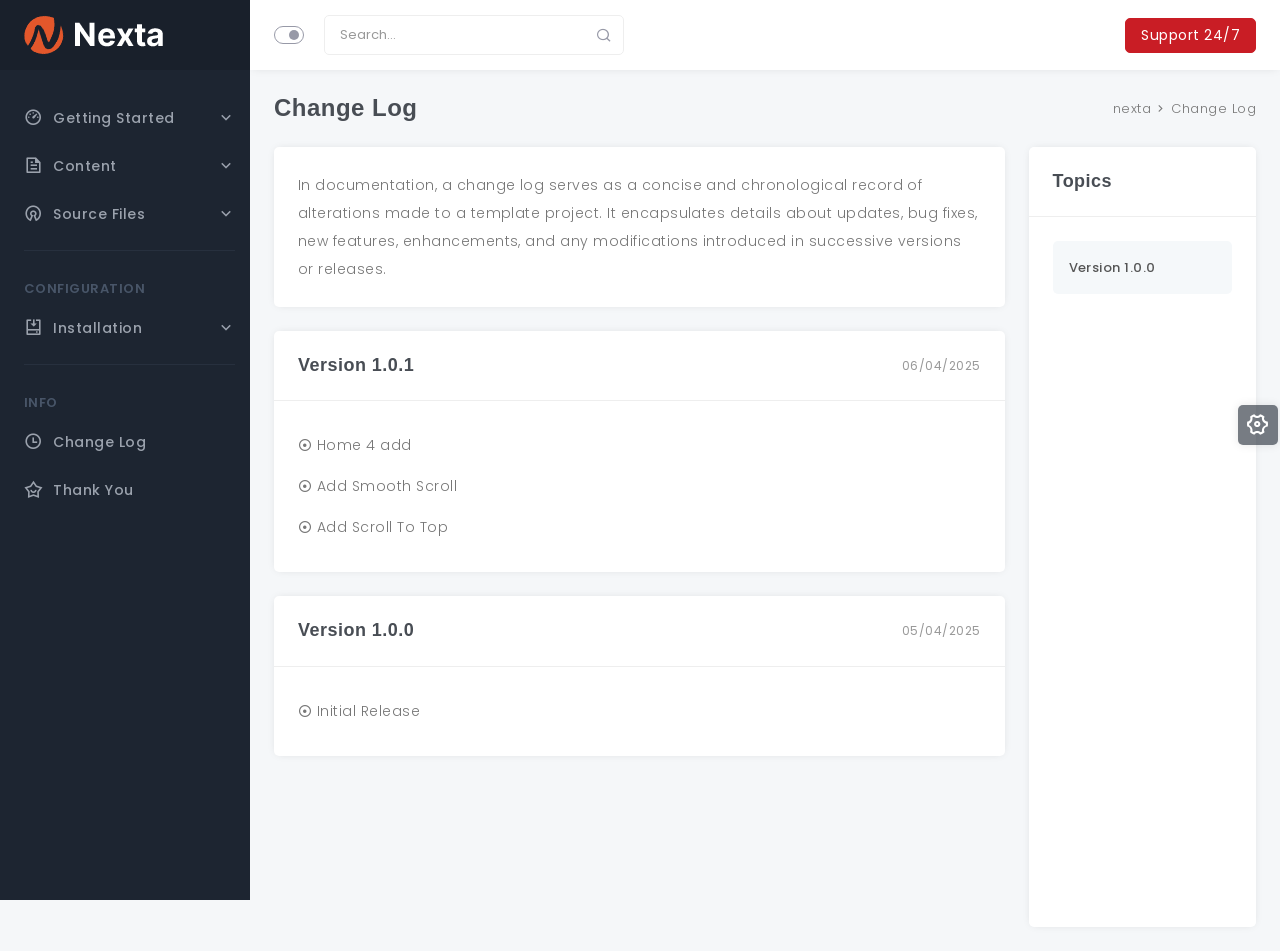
<file: documentation/log.html>
<!DOCTYPE html>
<html lang="en" dir="ltr">


<head>
	<meta charset="utf-8">
	<meta http-equiv="X-UA-Compatible" content="IE=edge">
	<meta name="viewport" content="width=device-width, initial-scale=1">
	<meta name="keywords"
		content="guide, doc, documentation, api doc, catalog, code documentation, doc, docs, documentation, documentation template, documentation tool, getting started, guide, help, manual, online documentation, reference, specification">
	<meta name="description" content="nexta - Online Multipurpose Documentation HTML Template.">
	<meta name="author" content="Theme-vally">

	<title>Nexta - Documentation Template.</title>

	<!-- App favicon -->
	<link rel="shortcut icon" href="assets/img/favicon/favicon.png">

	<!-- Icon CSS -->
	<link href="assets/css/vendor/materialdesignicons.min.css" rel="stylesheet">
	<link href="assets/css/vendor/remixicon.css" rel="stylesheet">

	<!-- Vendor -->
	<link href="assets/css/vendor/bootstrap.min.css" rel="stylesheet">
	<link href="assets/css/vendor/prism.css" rel="stylesheet">

	<!-- Main CSS -->
	<link id="mainCss" href="assets/css/style.css" rel="stylesheet">
</head>

<body>
	<main class="wrapper sb-default">
		<!-- Loader -->
		<div id="gx-overlay">
			<div class="gx-ellipsis">
				<div></div>
				<div></div>
				<div></div>
				<div></div>
			</div>
		</div>

		<!-- Header -->
		<header class="gx-header">
			<div class="container-fluid">
				<div class="gx-header-items">
					<div class="left-header">
						<a href="javascript:void(0)" class="gx-toggle-sidebar">
							<span class="outer-ring">
								<span class="inner-ring"></span>
							</span>
						</a>
						<div class="header-search-box">
							<div class="header-search-drop">
								<a href="javascript:void(0)" class="open-search"><i class="ri-search-line"></i></a>
								<form class="gx-search">
									<input class="search-input" type="text" placeholder="Search...">
									<a href="javascript:void(0)" class="search-btn"><i class="ri-search-line"></i>
									</a>
								</form>
							</div>
						</div>
					</div>
					<div class="right-header">
						<a href="javascript:void(0)" class="btn-topic m-r-5"><i class="ri-menu-2-line"></i></a>
						<a href="https://themeforest.net/user/theme-vally" class="gx-btn-primary">Support 24/7</a>
					</div>
				</div>
			</div>
		</header>

		<!-- sidebar -->
		<div class="gx-sidebar-overlay"></div>
		<div class="gx-sidebar" data-mode="dark">
			<div class="gx-sb-logo">
				<a href="index.html" class="sb-full"><img src="assets/img/logo/logo.png" alt="logo"></a>
				<a href="index.html" class="sb-collapse"><img src="assets/img/logo/collapse-logo.png" alt="logo"></a>
			</div>
			<div class="gx-sb-wrapper">
				<div class="gx-sb-content">
					<ul class="gx-sb-list">
						<li class="gx-sb-item sb-drop-item">
							<a href="javascript:void(0)" class="gx-drop-toggle">
								<i class="ri-dashboard-3-line"></i>
								<span class="condense">Getting Started<i
										class="drop-arrow ri-arrow-down-s-line"></i></span>
							</a>
							<ul class="gx-sb-drop condense">
								<li class="list"><a href="index.html#gx_instructions" class="gx-page-link drop"><i
											class="ri-record-circle-line"></i>Introduction</a></li>
								<li class="list"><a href="index.html#gx_features" class="gx-page-link drop"><i
											class="ri-record-circle-line"></i>Core Features</a></li>
								<li class="list"><a href="index.html#gx_structure" class="gx-page-link drop"><i
											class="ri-record-circle-line"></i>File Structure</a></li>
								<li class="list"><a href="index.html#gx_starter" class="gx-page-link drop"><i
											class="ri-record-circle-line"></i>Starter Page</a></li>
								<li class="list"><a href="index.html#gx_custom" class="gx-page-link drop"><i
											class="ri-record-circle-line"></i>Customization</a></li>
							</ul>
						</li>
						<li class="gx-sb-item sb-drop-item">
							<a href="javascript:void(0)" class="gx-drop-toggle">
								<i class="ri-file-text-line"></i>
								<span class="condense">Content<i class="drop-arrow ri-arrow-down-s-line"></i></span>
							</a>
							<ul class="gx-sb-drop condense">
								<li class="list"><a href="content.html#gx_typo" class="gx-page-link drop"><i
											class="ri-record-circle-line"></i>Typography</a></li>
								<li class="list"><a href="content.html#gx_icons" class="gx-page-link drop"><i
											class="ri-record-circle-line"></i>Icons</a></li>
								<li class="list"><a href="content.html#gx_code_preview" class="gx-page-link drop"><i
											class="ri-record-circle-line"></i>Code</a></li>
								<li class="list"><a href="content.html#gx_img" class="gx-page-link drop"><i
											class="ri-record-circle-line"></i>Images</a></li>
							</ul>
						</li>
						<li class="gx-sb-item sb-drop-item">
							<a href="javascript:void(0)" class="gx-drop-toggle">
								<i class="ri-open-source-line"></i>
								<span class="condense">Source Files<i
										class="drop-arrow ri-arrow-down-s-line"></i></span>
							</a>
							<ul class="gx-sb-drop condense">
								<li class="list"><a href="source.html#gx_source_css" class="gx-page-link drop"><i
											class="ri-record-circle-line"></i>CSS Files</a></li>
								<li class="list"><a href="source.html#gx_source_js" class="gx-page-link drop"><i
											class="ri-record-circle-line"></i>JS Files</a></li>
								<li class="list"><a href="source.html#gx_source_credit" class="gx-page-link drop"><i
											class="ri-record-circle-line"></i>Credits</a></li>
							</ul>
						</li>
						<li class="gx-sb-item-separator"></li>
						<li class="gx-sb-title condense">Configuration</li>
						<li class="gx-sb-item sb-drop-item">
							<a href="javascript:void(0)" class="gx-drop-toggle">
								<i class="ri-install-line"></i>
								<span class="condense">Installation<i
										class="drop-arrow ri-arrow-down-s-line"></i></span>
							</a>
							<ul class="gx-sb-drop condense">
								<li class="list"><a href="installation.html#gx_local" class="gx-page-link drop"><i
											class="ri-record-circle-line"></i>Local Server</a></li>
								<li class="list"><a href="installation.html#gx_live" class="gx-page-link drop"><i
											class="ri-record-circle-line"></i>Live Server</a></li>
							</ul>
						</li>
						<li class="gx-sb-item-separator"></li>
						<li class="gx-sb-title condense">Info</li>
						<li class="gx-sb-item">
							<a href="log.html" class="gx-page-link">
								<i class="ri-time-line"></i><span class="condense"><span class="hover-title">Change
										Log</span> </span>
							</a>
						</li>
						<li class="gx-sb-item">
							<a href="thanks.html" class="gx-page-link">
								<i class="ri-star-smile-line"></i><span class="condense"><span class="hover-title">Thank
										You</span> </span>
							</a>
						</li>
					</ul>
				</div>
			</div>
		</div>

		<!-- main content -->
		<div class="gx-main-content">
			<div class="container-fluid">
				<!-- Page title & breadcrumb -->
				<div class="gx-page-title gx-page-title-2">
					<div class="gx-breadcrumb">
						<h5>Change Log</h5>
						<ul>
							<li><a href="index.html">nexta</a></li>
							<li>Change Log</li>
						</ul>
					</div>
				</div>
				<div class="row sections">
					<div class="col-xl-9 col-md-12">
						<!-- Version intro -->
						<div class="gx-card gx-page-block">
							<div class="gx-card-content">
								<div class="gx-log">
									<p class="m-b-0">In documentation, a change log serves as a concise and
										chronological record of alterations made to a template project. It encapsulates
										details about updates, bug fixes, new features, enhancements, and any
										modifications introduced in successive versions or releases.</p>
								</div>
							</div>
						</div>
						<!-- Version block -->
						<div class="gx-block">
							<div class="gx-card gx-page-block" id="gx_block_1">
								<div class="gx-card-header header-575">
									<h4 class="gx-card-title">Version 1.0.1</h4>
									<small>06/04/2025</small>
								</div>
								<div class="gx-card-content">
									<div class="gx-log">
										<ul>
											<li><i class="ri-record-circle-line"></i> Home 4 add</li>
											<li><i class="ri-record-circle-line"></i> Add Smooth Scroll</li>
											<li><i class="ri-record-circle-line"></i> Add Scroll To Top</li>
										</ul>
									</div>
								</div>
							</div>
						</div>
						<!-- Version block -->
						<div class="gx-block">
							<div class="gx-card gx-page-block" id="gx_block_1">
								<div class="gx-card-header header-575">
									<h4 class="gx-card-title">Version 1.0.0</h4>
									<small>05/04/2025</small>
								</div>
								<div class="gx-card-content">
									<div class="gx-log">
										<ul>
											<li><i class="ri-record-circle-line"></i> Initial Release</li>
										</ul>
									</div>
								</div>
							</div>
						</div>
					</div>
					<!-- Sidebar Topic -->
					<div class="gx-side-overlay"></div>
					<div class="col-xl-3 col-md-12 gx-topic">
						<div class="gx-card topic-sidebar" id="fxmap">
							<div class="gx-card-header">
								<h4 class="gx-card-title">Topics</h4>
							</div>
							<div class="gx-card-content gx-topic-list">
								<nav>
									<ul class="topic-list">
										<li><a class="topic" href="#gx_block_1">Version 1.0.0</a></li>
									</ul>
								</nav>
							</div>
						</div>
					</div>
				</div>
			</div>
		</div>

		<!-- Feature tools -->
		<div class="gx-tools-sidebar-overlay"></div>
		<div class="gx-tools-sidebar">
			<a href="javascript:void(0)" class="gx-tools-sidebar-toggle in-out">
				<i class="ri-settings-4-line"></i>
			</a>
			<div class="gx-bar-title">
				<h6>Tools</h6>
				<a href="javascript:void(0)" class="close-tools"><i class="ri-close-line"></i></a>
			</div>
			<div class="gx-tools-detail">
				<div class="gx-tools-block">
					<h3>Select Color</h3>
					<ul class="gx-color">
						<li class="color-primary active-variant">
						</li>
						<li class="color-1">
						</li>
						<li class="color-2">
						</li>
						<li class="color-3">
						</li>
						<li class="color-4">
						</li>
						<li class="color-5">
						</li>
						<li class="color-6">
						</li>
						<li class="color-7">
						</li>
						<li class="color-8">
						</li>
						<li class="color-9">
						</li>
					</ul>
				</div>
				<div class="gx-tools-block">
					<h3>Modes</h3>
					<div class="gx-tools-info">
						<div class="gx-tools-item mode active" data-gx-mode-tool="light">
							<img src="assets/img/tools/light.png" alt="light">
							<p>light</p>
						</div>
						<div class="gx-tools-item mode" data-gx-mode-tool="dark">
							<img src="assets/img/tools/dark.png" alt="dark">
							<p>dark</p>
						</div>
					</div>
				</div>
				<div class="gx-tools-block">
					<h3>Sidebar</h3>
					<div class="gx-tools-info">
						<div class="gx-tools-item sidebar" data-sidebar-mode-tool="light">
							<img src="assets/img/tools/side-light.png" alt="light">
							<p>light</p>
						</div>
						<div class="gx-tools-item sidebar active" data-sidebar-mode-tool="dark">
							<img src="assets/img/tools/side-dark.png" alt="dark">
							<p>dark</p>
						</div>
						<div class="gx-tools-item sidebar" data-sidebar-mode-tool="bg-1">
							<img src="assets/img/tools/side-bg-1.png" alt="background">
							<p>Bg-1</p>
						</div>
						<div class="gx-tools-item sidebar" data-sidebar-mode-tool="bg-2">
							<img src="assets/img/tools/side-bg-2.png" alt="background">
							<p>Bg-2</p>
						</div>
						<div class="gx-tools-item sidebar" data-sidebar-mode-tool="bg-3">
							<img src="assets/img/tools/side-bg-3.png" alt="background">
							<p>Bg-3</p>
						</div>
						<div class="gx-tools-item sidebar" data-sidebar-mode-tool="bg-4">
							<img src="assets/img/tools/side-bg-4.png" alt="background">
							<p>Bg-4</p>
						</div>
					</div>
				</div>
				<div class="gx-tools-block">
					<h3>Backgrounds</h3>
					<div class="gx-tools-info">
						<div class="gx-tools-item bg active" data-bg-mode="default">
							<img src="assets/img/tools/bg-0.png" alt="default">
							<p>Default</p>
						</div>
						<div class="gx-tools-item bg" data-bg-mode="bg-1">
							<img src="assets/img/tools/bg-1.png" alt="bg-1">
							<p>Bg-1</p>
						</div>
						<div class="gx-tools-item bg" data-bg-mode="bg-2">
							<img src="assets/img/tools/bg-2.png" alt="bg-2">
							<p>Bg-2</p>
						</div>
						<div class="gx-tools-item bg" data-bg-mode="bg-3">
							<img src="assets/img/tools/bg-3.png" alt="bg-3">
							<p>Bg-3</p>
						</div>
					</div>
				</div>
				<div class="gx-tools-block">
					<h3>Box Design</h3>
					<div class="gx-tools-info">
						<div class="gx-tools-item box active" data-box-mode-tool="default">
							<img src="assets/img/tools/box-0.png" alt="default">
							<p>Default</p>
						</div>
						<div class="gx-tools-item box" data-box-mode-tool="box-1">
							<img src="assets/img/tools/box-1.png" alt="box-1">
							<p>Box-1</p>
						</div>
						<div class="gx-tools-item box" data-box-mode-tool="box-2">
							<img src="assets/img/tools/box-2.png" alt="box-2">
							<p>Box-2</p>
						</div>
						<div class="gx-tools-item box" data-box-mode-tool="box-3">
							<img src="assets/img/tools/box-3.png" alt="box-3">
							<p>Box-3</p>
						</div>
					</div>
				</div>
			</div>
		</div>
	</main>

	<!-- Vendor Custom -->
	<script src="assets/js/vendor/jquery-3.6.4.min.js"></script>
	<script src="assets/js/vendor/bootstrap.bundle.min.js"></script>
	<script src="assets/js/vendor/prism.js"></script>
	<!-- Main Custom -->
	<script src="assets/js/main.js"></script>
</body>


</html>
</file>
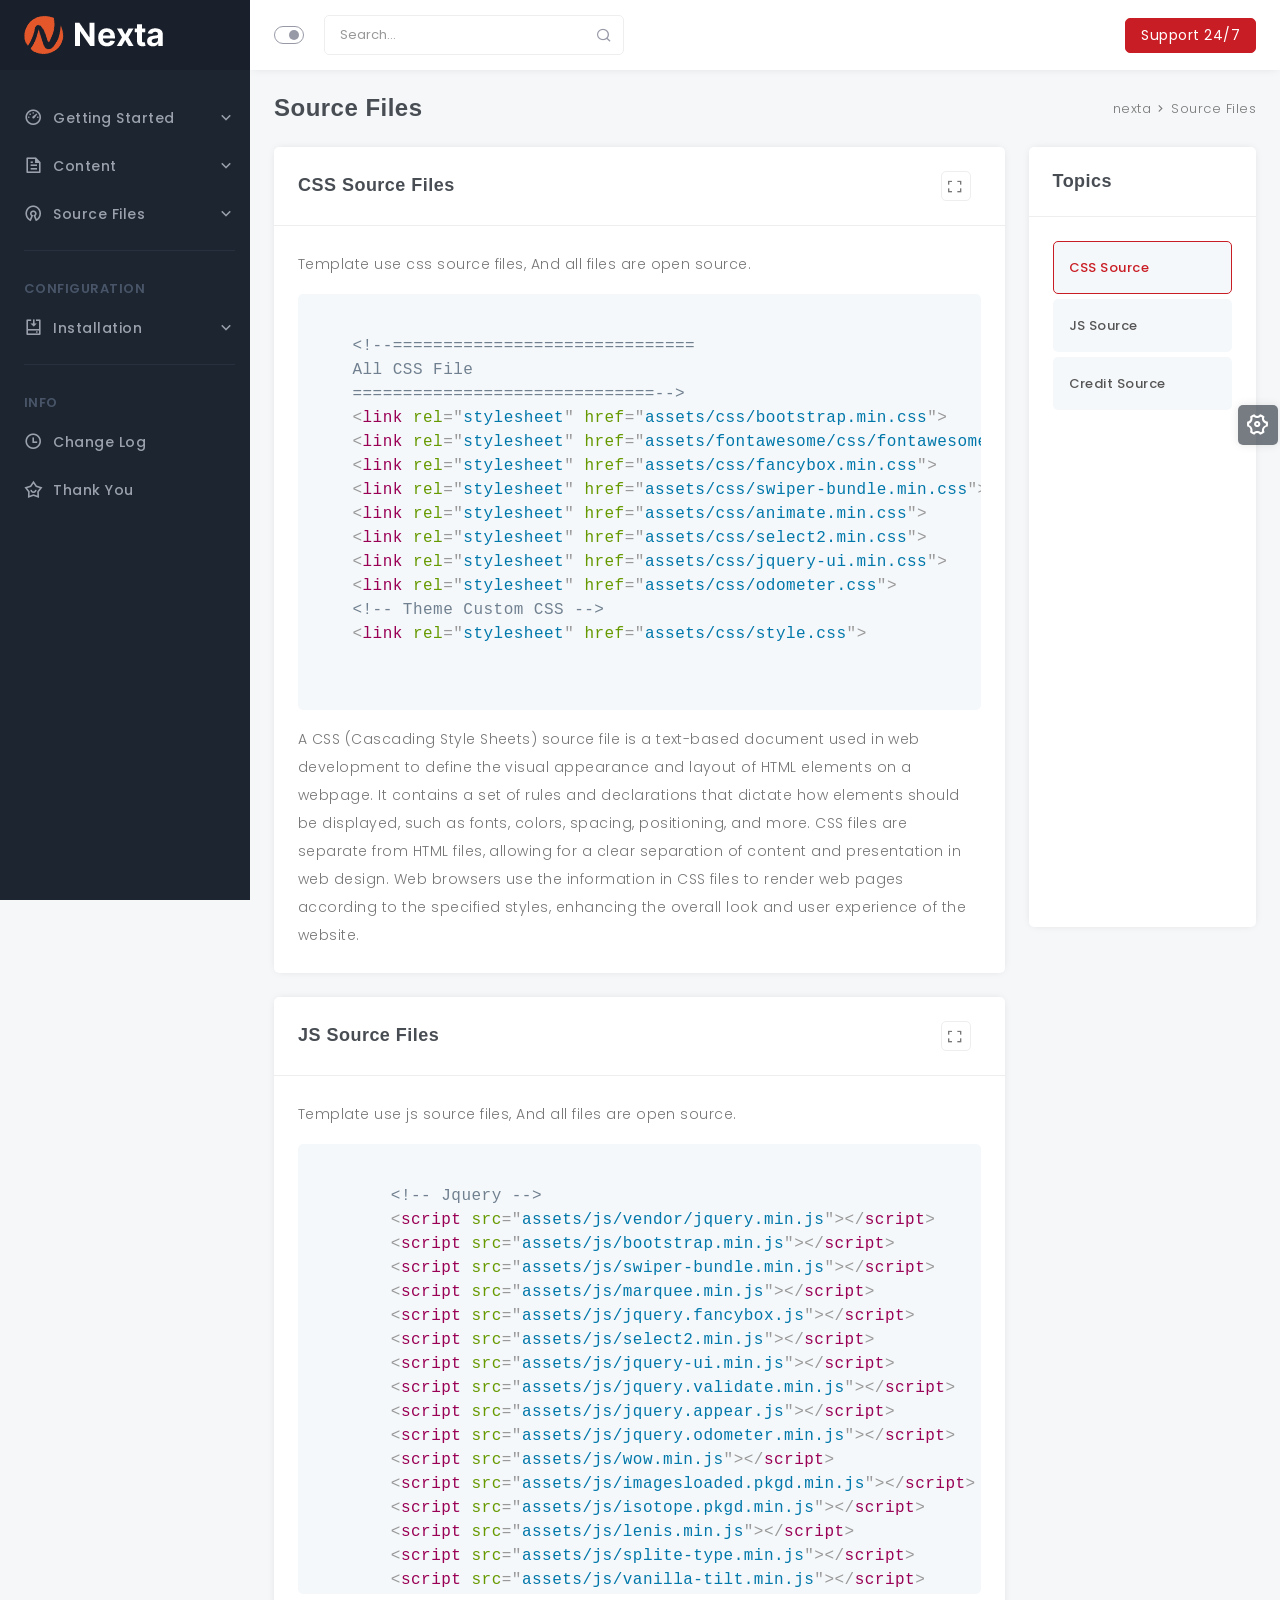
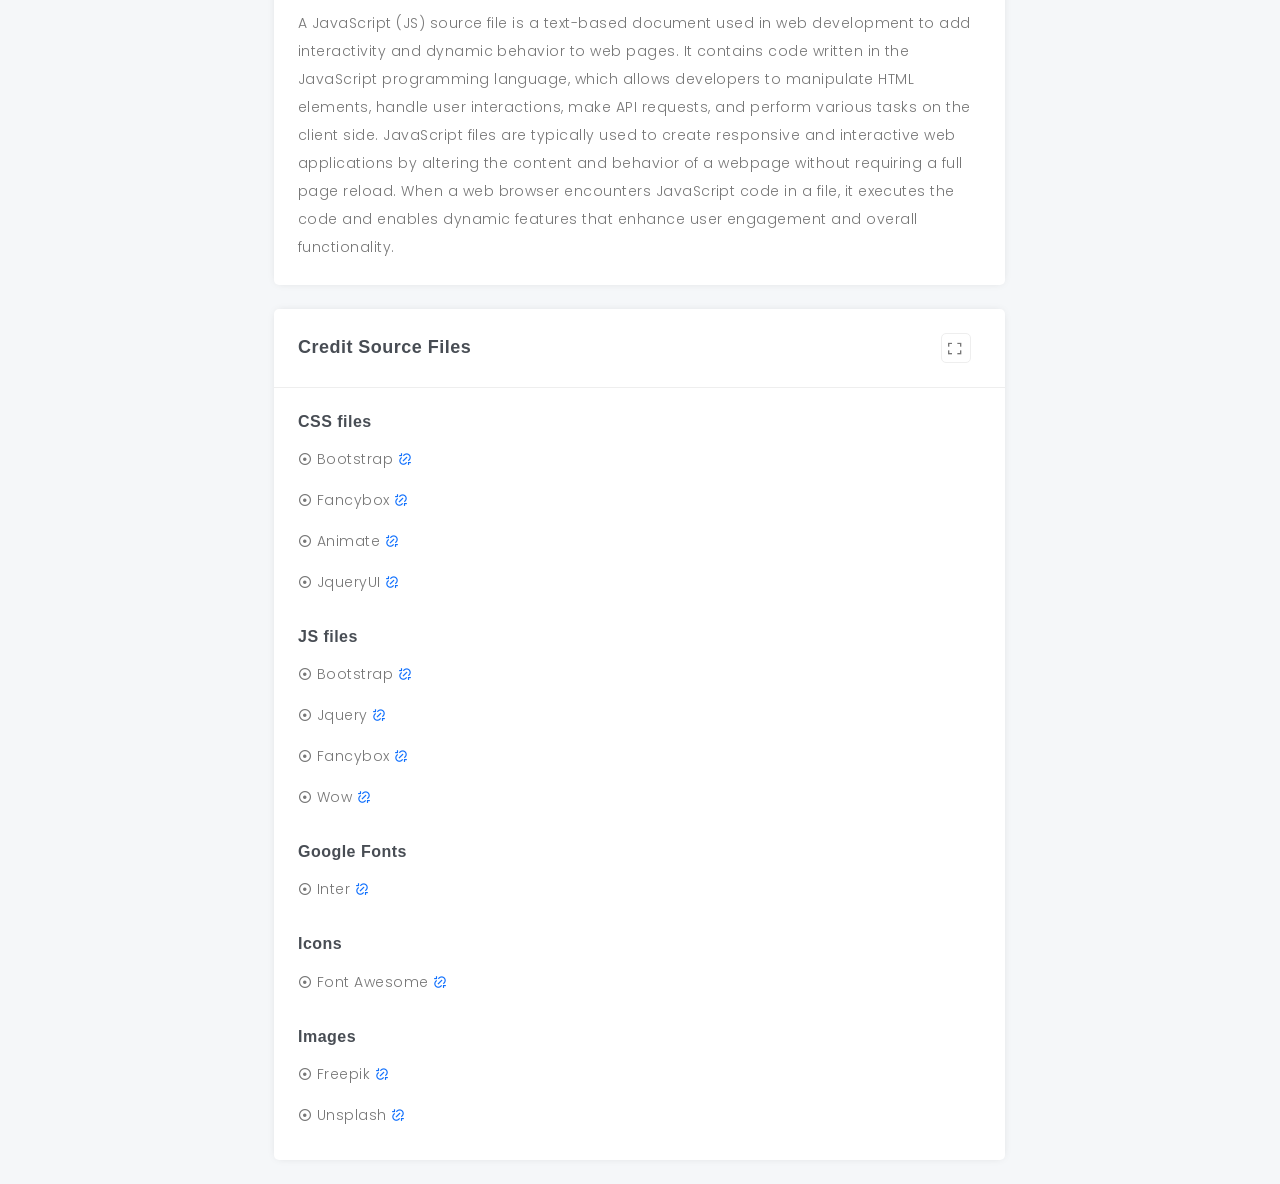
<file: documentation/source.html>
<!DOCTYPE html>
<html lang="en" dir="ltr">


<head>
	<meta charset="utf-8">
	<meta http-equiv="X-UA-Compatible" content="IE=edge">
	<meta name="viewport" content="width=device-width, initial-scale=1">
	<meta name="keywords"
		content="guide, doc, documentation, api doc, catalog, code documentation, doc, docs, documentation, documentation template, documentation tool, getting started, guide, help, manual, online documentation, reference, specification">
	<meta name="description" content="nexta - Online Multipurpose Documentation HTML Template.">
	<meta name="author" content="Theme-vally">

	<title>Nexta - Documentation Template.</title>

	<!-- App favicon -->
	<link rel="shortcut icon" href="assets/img/favicon/favicon.png">

	<!-- Icon CSS -->
	<link href="assets/css/vendor/materialdesignicons.min.css" rel="stylesheet">
	<link href="assets/css/vendor/remixicon.css" rel="stylesheet">

	<!-- Vendor -->
	<link href="assets/css/vendor/bootstrap.min.css" rel="stylesheet">
	<link href="assets/css/vendor/prism.css" rel="stylesheet">

	<!-- Main CSS -->
	<link id="mainCss" href="assets/css/style.css" rel="stylesheet">
</head>

<body>
	<main class="wrapper sb-default">
		<!-- Loader -->
		<div id="gx-overlay">
			<div class="gx-ellipsis">
				<div></div>
				<div></div>
				<div></div>
				<div></div>
			</div>
		</div>

		<!-- Header -->
		<header class="gx-header">
			<div class="container-fluid">
				<div class="gx-header-items">
					<div class="left-header">
						<a href="javascript:void(0)" class="gx-toggle-sidebar">
							<span class="outer-ring">
								<span class="inner-ring"></span>
							</span>
						</a>
						<div class="header-search-box">
							<div class="header-search-drop">
								<a href="javascript:void(0)" class="open-search"><i class="ri-search-line"></i></a>
								<form class="gx-search">
									<input class="search-input" type="text" placeholder="Search...">
									<a href="javascript:void(0)" class="search-btn"><i class="ri-search-line"></i>
									</a>
								</form>
							</div>
						</div>
					</div>
					<div class="right-header">
						<a href="javascript:void(0)" class="btn-topic m-r-5"><i class="ri-menu-2-line"></i></a>
						<a href="https://themeforest.net/user/theme-vally" class="gx-btn-primary">Support 24/7</a>
					</div>
				</div>
			</div>
		</header>

		<!-- sidebar -->
		<div class="gx-sidebar-overlay"></div>
		<div class="gx-sidebar" data-mode="dark">
			<div class="gx-sb-logo">
				<a href="index.html" class="sb-full"><img src="assets/img/logo/logo.png" alt="logo"></a>
				<a href="index.html" class="sb-collapse"><img src="assets/img/logo/collapse-logo.png" alt="logo"></a>
			</div>
			<div class="gx-sb-wrapper">
				<div class="gx-sb-content">
					<ul class="gx-sb-list">
						<li class="gx-sb-item sb-drop-item">
							<a href="javascript:void(0)" class="gx-drop-toggle">
								<i class="ri-dashboard-3-line"></i>
								<span class="condense">Getting Started<i
										class="drop-arrow ri-arrow-down-s-line"></i></span>
							</a>
							<ul class="gx-sb-drop condense">
								<li class="list"><a href="index.html#gx_instructions" class="gx-page-link drop"><i
											class="ri-record-circle-line"></i>Introduction</a></li>
								<li class="list"><a href="index.html#gx_features" class="gx-page-link drop"><i
											class="ri-record-circle-line"></i>Core Features</a></li>
								<li class="list"><a href="index.html#gx_structure" class="gx-page-link drop"><i
											class="ri-record-circle-line"></i>File Structure</a></li>
								<li class="list"><a href="index.html#gx_starter" class="gx-page-link drop"><i
											class="ri-record-circle-line"></i>Starter Page</a></li>
								<li class="list"><a href="index.html#gx_custom" class="gx-page-link drop"><i
											class="ri-record-circle-line"></i>Customization</a></li>
							</ul>
						</li>
						<li class="gx-sb-item sb-drop-item">
							<a href="javascript:void(0)" class="gx-drop-toggle">
								<i class="ri-file-text-line"></i>
								<span class="condense">Content<i class="drop-arrow ri-arrow-down-s-line"></i></span>
							</a>
							<ul class="gx-sb-drop condense">
								<li class="list"><a href="content.html#gx_typo" class="gx-page-link drop"><i
											class="ri-record-circle-line"></i>Typography</a></li>
								<li class="list"><a href="content.html#gx_icons" class="gx-page-link drop"><i
											class="ri-record-circle-line"></i>Icons</a></li>
								<li class="list"><a href="content.html#gx_code_preview" class="gx-page-link drop"><i
											class="ri-record-circle-line"></i>Code</a></li>
								<li class="list"><a href="content.html#gx_img" class="gx-page-link drop"><i
											class="ri-record-circle-line"></i>Images</a></li>
							</ul>
						</li>
						<li class="gx-sb-item sb-drop-item">
							<a href="javascript:void(0)" class="gx-drop-toggle">
								<i class="ri-open-source-line"></i>
								<span class="condense">Source Files<i
										class="drop-arrow ri-arrow-down-s-line"></i></span>
							</a>
							<ul class="gx-sb-drop condense">
								<li class="list"><a href="source.html#gx_source_css" class="gx-page-link drop"><i
											class="ri-record-circle-line"></i>CSS Files</a></li>
								<li class="list"><a href="source.html#gx_source_js" class="gx-page-link drop"><i
											class="ri-record-circle-line"></i>JS Files</a></li>
								<li class="list"><a href="source.html#gx_source_credit" class="gx-page-link drop"><i
											class="ri-record-circle-line"></i>Credits</a></li>
							</ul>
						</li>
						<li class="gx-sb-item-separator"></li>
						<li class="gx-sb-title condense">Configuration</li>
						<li class="gx-sb-item sb-drop-item">
							<a href="javascript:void(0)" class="gx-drop-toggle">
								<i class="ri-install-line"></i>
								<span class="condense">Installation<i
										class="drop-arrow ri-arrow-down-s-line"></i></span>
							</a>
							<ul class="gx-sb-drop condense">
								<li class="list"><a href="installation.html#gx_local" class="gx-page-link drop"><i
											class="ri-record-circle-line"></i>Local Server</a></li>
								<li class="list"><a href="installation.html#gx_live" class="gx-page-link drop"><i
											class="ri-record-circle-line"></i>Live Server</a></li>
							</ul>
						</li>
						<li class="gx-sb-item-separator"></li>
						<li class="gx-sb-title condense">Info</li>
						<li class="gx-sb-item">
							<a href="log.html" class="gx-page-link">
								<i class="ri-time-line"></i><span class="condense"><span class="hover-title">Change
										Log</span> </span>
							</a>
						</li>
						<li class="gx-sb-item">
							<a href="thanks.html" class="gx-page-link">
								<i class="ri-star-smile-line"></i><span class="condense"><span class="hover-title">Thank
										You</span> </span>
							</a>
						</li>
					</ul>
				</div>
			</div>
		</div>

		<!-- main content -->
		<div class="gx-main-content">
			<div class="container-fluid">
				<!-- Page title & breadcrumb -->
				<div class="gx-page-title gx-page-title-2">
					<div class="gx-breadcrumb">
						<h5>Source Files</h5>
						<ul>
							<li><a href="index.html">nexta</a></li>
							<li>Source Files</li>
						</ul>
					</div>
				</div>
				<div class="row sections">
					<div class="col-xl-9 col-md-12">
						<!-- CSS Source Files -->
						<div class="gx-block">
							<div class="gx-card gx-page-block" id="gx_source_css">
								<div class="gx-card-header header-575">
									<h4 class="gx-card-title">CSS Source Files</h4>
									<div class="header-tools">
										<a href="javascript:void(0)" class="m-r-10 gx-full-card">
											<i class="ri-fullscreen-line" title="Full Screen"></i></a>
									</div>
								</div>
								<div class="gx-card-content">
									<div class="source">
										<p>Template use css source files, And all files are open source.</p>
										<!-- Presentation code -->
										<pre class="language-html m-b-15">
											<code class="language-html">
	&lt;!--==============================
	All CSS File
	==============================--&gt;
	&lt;link rel="stylesheet" href="assets/css/bootstrap.min.css"&gt;
	&lt;link rel="stylesheet" href="assets/fontawesome/css/fontawesome.min.css"&gt;
	&lt;link rel="stylesheet" href="assets/css/fancybox.min.css"&gt;
	&lt;link rel="stylesheet" href="assets/css/swiper-bundle.min.css"&gt;
	&lt;link rel="stylesheet" href="assets/css/animate.min.css"&gt;
	&lt;link rel="stylesheet" href="assets/css/select2.min.css"&gt;
	&lt;link rel="stylesheet" href="assets/css/jquery-ui.min.css"&gt;
	&lt;link rel="stylesheet" href="assets/css/odometer.css"&gt;
	&lt;!-- Theme Custom CSS --&gt;
	&lt;link rel="stylesheet" href="assets/css/style.css"&gt;
											</code>
										</pre>
										<p class="m-b-0">A CSS (Cascading Style Sheets) source file is a text-based document
											used in web
											development to define the visual appearance and layout of HTML elements on a
											webpage. It contains a set of rules and declarations that dictate how elements
											should be displayed, such as fonts, colors, spacing, positioning, and more. CSS
											files are separate from HTML files, allowing for a clear separation of content
											and presentation in web design. Web browsers use the information in CSS files to
											render web pages according to the specified styles, enhancing the overall look
											and user experience of the website.</p>
									</div>
								</div>
							</div>
						</div>
						<!-- JS Source Files -->
						<div class="gx-block">
							<div class="gx-card gx-page-block" id="gx_source_js">
								<div class="gx-card-header header-575">
									<h4 class="gx-card-title">JS Source Files</h4>
									<div class="header-tools">
										<a href="javascript:void(0)" class="m-r-10 gx-full-card">
											<i class="ri-fullscreen-line" title="Full Screen"></i></a>
									</div>
								</div>
								<div class="gx-card-content">
									<div class="source">
										<p>Template use js source files, And all files are open source.</p>
										<!-- Presentation code -->
										<pre class="language-html m-b-15">
											<code class="language-html">
		&lt;!-- Jquery --&gt;
		&lt;script src="assets/js/vendor/jquery.min.js"&gt;&lt;/script&gt;
		&lt;script src="assets/js/bootstrap.min.js"&gt;&lt;/script&gt;
		&lt;script src="assets/js/swiper-bundle.min.js"&gt;&lt;/script&gt;
		&lt;script src="assets/js/marquee.min.js"&gt;&lt;/script&gt;
		&lt;script src="assets/js/jquery.fancybox.js"&gt;&lt;/script&gt;
		&lt;script src="assets/js/select2.min.js"&gt;&lt;/script&gt;
		&lt;script src="assets/js/jquery-ui.min.js"&gt;&lt;/script&gt;
		&lt;script src="assets/js/jquery.validate.min.js"&gt;&lt;/script&gt;
		&lt;script src="assets/js/jquery.appear.js"&gt;&lt;/script&gt;
		&lt;script src="assets/js/jquery.odometer.min.js"&gt;&lt;/script&gt;
		&lt;script src="assets/js/wow.min.js"&gt;&lt;/script&gt;
		&lt;script src="assets/js/imagesloaded.pkgd.min.js"&gt;&lt;/script&gt;
		&lt;script src="assets/js/isotope.pkgd.min.js"&gt;&lt;/script&gt;
		&lt;script src="assets/js/lenis.min.js"&gt;&lt;/script&gt;
		&lt;script src="assets/js/splite-type.min.js"&gt;&lt;/script&gt;
		&lt;script src="assets/js/vanilla-tilt.min.js"&gt;&lt;/script&gt;
		&lt;!-- Main Js File --&gt;
		&lt;script src="assets/js/main.js"&gt;&lt;/script&gt;
											</code>
										</pre>
										<p class="m-b-0">A JavaScript (JS) source file is a text-based document used in web
											development to
											add interactivity and dynamic behavior to web pages. It contains code written in
											the JavaScript programming language, which allows developers to manipulate HTML
											elements, handle user interactions, make API requests, and perform various tasks
											on the client side. JavaScript files are typically used to create responsive and
											interactive web applications by altering the content and behavior of a webpage
											without requiring a full page reload. When a web browser encounters JavaScript
											code in a file, it executes the code and enables dynamic features that enhance
											user engagement and overall functionality.</p>
									</div>
								</div>
							</div>
						</div>
						<!-- Credit Source Files -->
						<div class="gx-block">
							<div class="gx-card gx-page-block" id="gx_source_credit">
								<div class="gx-card-header header-575">
									<h4 class="gx-card-title">Credit Source Files</h4>
									<div class="header-tools">
										<a href="javascript:void(0)" class="m-r-10 gx-full-card">
											<i class="ri-fullscreen-line" title="Full Screen"></i></a>
									</div>
								</div>
								<div class="gx-card-content">
									<div class="source">
										<h6>CSS files</h6>
										<ul class="m-b-24">
											<li><i class="ri-record-circle-line"></i> Bootstrap 
												<a href="https://getbootstrap.com/" target="_blank"><i class="ri-link-unlink"></i></a>
											</li>
											<li><i class="ri-record-circle-line"></i> Fancybox 
												<a href="https://fancyapps.com/fancybox/" target="_blank"><i class="ri-link-unlink"></i></a>
											</li>
											<li><i class="ri-record-circle-line"></i> Animate
												<a href="https://animate.style/" target="_blank"><i class="ri-link-unlink"></i></a>
											</li>
											<li><i class="ri-record-circle-line"></i> JqueryUI
												<a href="https://jqueryui.com/" target="_blank"><i class="ri-link-unlink"></i></a>
											</li>
										</ul>
										<h6>JS files</h6>
										<ul class="m-b-24">
											<li><i class="ri-record-circle-line"></i> Bootstrap
												<a href="https://getbootstrap.com/" target="_blank"><i class="ri-link-unlink"></i></a>
											</li>
											<li><i class="ri-record-circle-line"></i> Jquery
												<a href="https://jquery.com/" target="_blank"><i class="ri-link-unlink"></i></a>
											</li>
											<li><i class="ri-record-circle-line"></i> Fancybox
												<a href="https://fancyapps.com/fancybox/" target="_blank"><i class="ri-link-unlink"></i></a>
											</li>
											<li><i class="ri-record-circle-line"></i> Wow
												<a href="https://wowjs.uk/" target="_blank"><i class="ri-link-unlink"></i></a>
											</li>
										</ul>
										<h6>Google Fonts</h6>
										<ul class="m-b-24">
											<li><i class="ri-record-circle-line"></i> Inter
												<a href="https://fonts.google.com/specimen/Inter" target="_blank"><i class="ri-link-unlink"></i></a>
											</li>
										</ul>
										<h6>Icons</h6>
										<ul class="m-b-24">
											<li><i class="ri-record-circle-line"></i> Font Awesome
												<a href="https://fontawesome.com/" target="_blank"><i class="ri-link-unlink"></i></a>
											</li>
										</ul>
										<h6>Images</h6>
										<ul>
											<li><i class="ri-record-circle-line"></i> Freepik
												<a href="https://www.freepik.com/" target="_blank"><i class="ri-link-unlink"></i></a>
											</li>
											<li><i class="ri-record-circle-line"></i> Unsplash
												<a href="https://unsplash.com/" target="_blank"><i class="ri-link-unlink"></i></a>
											</li>
										</ul>
									</div>
								</div>
							</div>
						</div>
					</div>
					<!-- Sidebar Topic -->
					<div class="gx-side-overlay"></div>
					<div class="col-xl-3 col-md-12 gx-topic">
						<div class="gx-card topic-sidebar" id="fxmap">
							<div class="gx-card-header">
								<h4 class="gx-card-title">Topics</h4>
							</div>
							<div class="gx-card-content gx-topic-list">
								<nav>
									<ul class="topic-list">
										<li><a class="topic active" href="#gx_source_css">CSS Source</a></li>
										<li><a class="topic" href="#gx_source_js">JS Source</a></li>
										<li><a class="topic" href="#gx_source_credit">Credit Source</a></li>
									</ul>
								</nav>
							</div>
						</div>
					</div>
				</div>
			</div>
		</div>

		<!-- Feature tools -->
		<div class="gx-tools-sidebar-overlay"></div>
		<div class="gx-tools-sidebar">
			<a href="javascript:void(0)" class="gx-tools-sidebar-toggle in-out">
				<i class="ri-settings-4-line"></i>
			</a>
			<div class="gx-bar-title">
				<h6>Tools</h6>
				<a href="javascript:void(0)" class="close-tools"><i class="ri-close-line"></i></a>
			</div>
			<div class="gx-tools-detail">
				<div class="gx-tools-block">
					<h3>Select Color</h3>
					<ul class="gx-color">
						<li class="color-primary active-variant">
						</li>
						<li class="color-1">
						</li>
						<li class="color-2">
						</li>
						<li class="color-3">
						</li>
						<li class="color-4">
						</li>
						<li class="color-5">
						</li>
						<li class="color-6">
						</li>
						<li class="color-7">
						</li>
						<li class="color-8">
						</li>
						<li class="color-9">
						</li>
					</ul>
				</div>
				<div class="gx-tools-block">
					<h3>Modes</h3>
					<div class="gx-tools-info">
						<div class="gx-tools-item mode active" data-gx-mode-tool="light">
							<img src="assets/img/tools/light.png" alt="light">
							<p>light</p>
						</div>
						<div class="gx-tools-item mode" data-gx-mode-tool="dark">
							<img src="assets/img/tools/dark.png" alt="dark">
							<p>dark</p>
						</div>
					</div>
				</div>
				<div class="gx-tools-block">
					<h3>Sidebar</h3>
					<div class="gx-tools-info">
						<div class="gx-tools-item sidebar" data-sidebar-mode-tool="light">
							<img src="assets/img/tools/side-light.png" alt="light">
							<p>light</p>
						</div>
						<div class="gx-tools-item sidebar active" data-sidebar-mode-tool="dark">
							<img src="assets/img/tools/side-dark.png" alt="dark">
							<p>dark</p>
						</div>
						<div class="gx-tools-item sidebar" data-sidebar-mode-tool="bg-1">
							<img src="assets/img/tools/side-bg-1.png" alt="background">
							<p>Bg-1</p>
						</div>
						<div class="gx-tools-item sidebar" data-sidebar-mode-tool="bg-2">
							<img src="assets/img/tools/side-bg-2.png" alt="background">
							<p>Bg-2</p>
						</div>
						<div class="gx-tools-item sidebar" data-sidebar-mode-tool="bg-3">
							<img src="assets/img/tools/side-bg-3.png" alt="background">
							<p>Bg-3</p>
						</div>
						<div class="gx-tools-item sidebar" data-sidebar-mode-tool="bg-4">
							<img src="assets/img/tools/side-bg-4.png" alt="background">
							<p>Bg-4</p>
						</div>
					</div>
				</div>
				<div class="gx-tools-block">
					<h3>Backgrounds</h3>
					<div class="gx-tools-info">
						<div class="gx-tools-item bg active" data-bg-mode="default">
							<img src="assets/img/tools/bg-0.png" alt="default">
							<p>Default</p>
						</div>
						<div class="gx-tools-item bg" data-bg-mode="bg-1">
							<img src="assets/img/tools/bg-1.png" alt="bg-1">
							<p>Bg-1</p>
						</div>
						<div class="gx-tools-item bg" data-bg-mode="bg-2">
							<img src="assets/img/tools/bg-2.png" alt="bg-2">
							<p>Bg-2</p>
						</div>
						<div class="gx-tools-item bg" data-bg-mode="bg-3">
							<img src="assets/img/tools/bg-3.png" alt="bg-3">
							<p>Bg-3</p>
						</div> 
					</div>
				</div>
				<div class="gx-tools-block">
					<h3>Box Design</h3>
					<div class="gx-tools-info">
						<div class="gx-tools-item box active" data-box-mode-tool="default">
							<img src="assets/img/tools/box-0.png" alt="default">
							<p>Default</p>
						</div>
						<div class="gx-tools-item box" data-box-mode-tool="box-1">
							<img src="assets/img/tools/box-1.png" alt="box-1">
							<p>Box-1</p>
						</div>
						<div class="gx-tools-item box" data-box-mode-tool="box-2">
							<img src="assets/img/tools/box-2.png" alt="box-2">
							<p>Box-2</p>
						</div>
						<div class="gx-tools-item box" data-box-mode-tool="box-3">
							<img src="assets/img/tools/box-3.png" alt="box-3">
							<p>Box-3</p>
						</div>
					</div>
				</div>
			</div>
		</div>
	</main>

	<!-- Vendor Custom -->
	<script src="assets/js/vendor/jquery-3.6.4.min.js"></script>
	<script src="assets/js/vendor/bootstrap.bundle.min.js"></script>
	<script src="assets/js/vendor/prism.js"></script>
	<!-- Main Custom -->
	<script src="assets/js/main.js"></script>
</body>


</html>
</file>
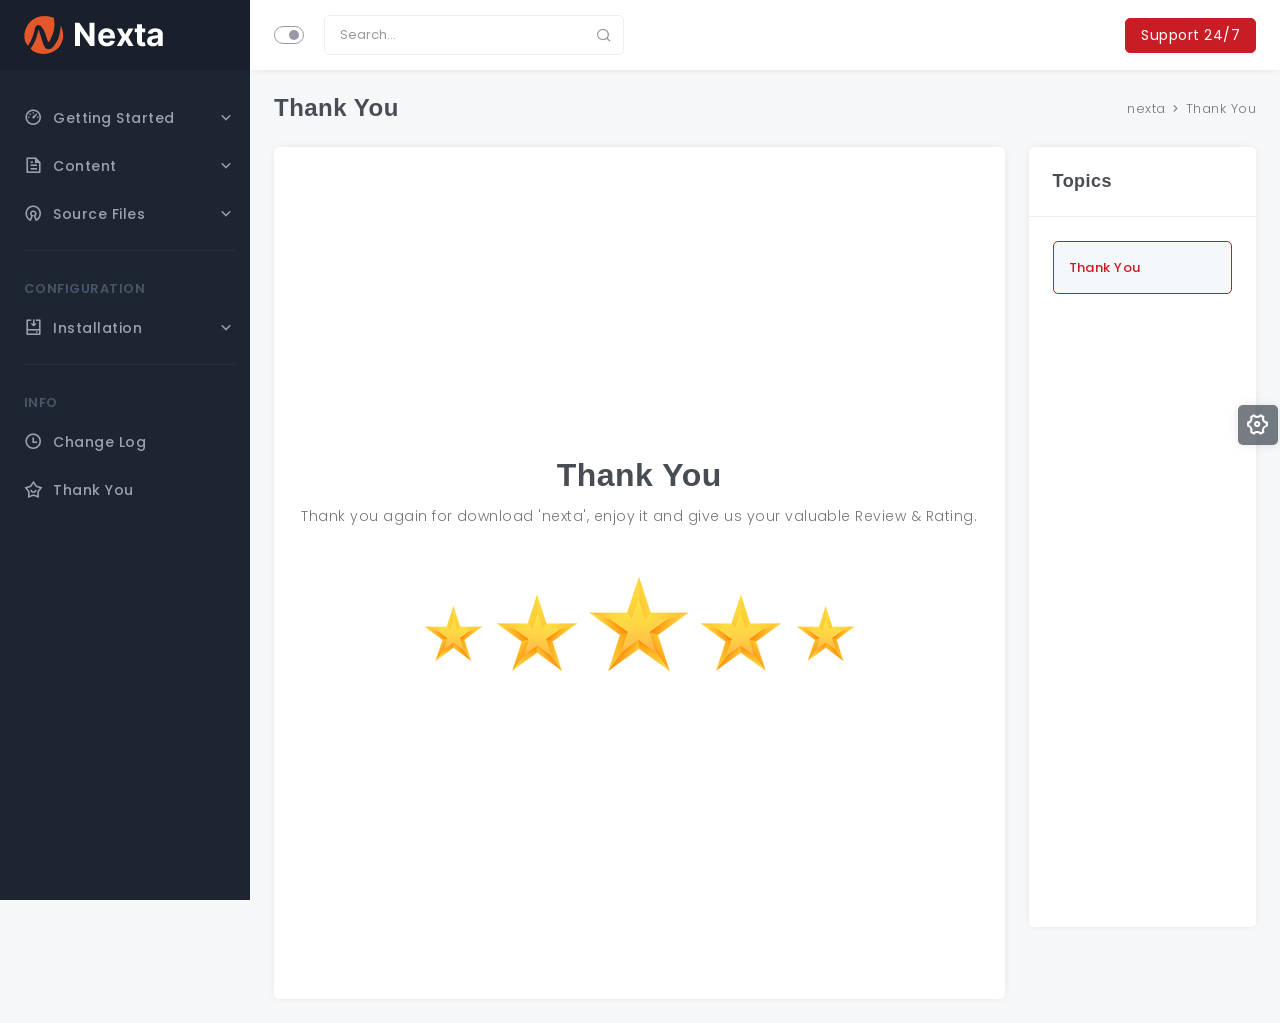
<file: documentation/thanks.html>
<!DOCTYPE html>
<html lang="en" dir="ltr">


<head>
	<meta charset="utf-8">
	<meta http-equiv="X-UA-Compatible" content="IE=edge">
	<meta name="viewport" content="width=device-width, initial-scale=1">
	<meta name="keywords"
		content="guide, doc, documentation, api doc, catalog, code documentation, doc, docs, documentation, documentation template, documentation tool, getting started, guide, help, manual, online documentation, reference, specification">
	<meta name="description" content="nexta - Online Multipurpose Documentation HTML Template.">
	<meta name="author" content="Theme-vally">

	<title>Nexta - Documentation Template.</title>

	<!-- App favicon -->
	<link rel="shortcut icon" href="assets/img/favicon/favicon.png">

	<!-- Icon CSS -->
	<link href="assets/css/vendor/materialdesignicons.min.css" rel="stylesheet">
	<link href="assets/css/vendor/remixicon.css" rel="stylesheet">

	<!-- Vendor -->
	<link href="assets/css/vendor/bootstrap.min.css" rel="stylesheet">
	<link href="assets/css/vendor/prism.css" rel="stylesheet">

	<!-- Main CSS -->
	<link id="mainCss" href="assets/css/style.css" rel="stylesheet">
</head>

<body>
	<main class="wrapper sb-default">
		<!-- Loader -->
		<div id="gx-overlay">
			<div class="gx-ellipsis">
				<div></div>
				<div></div>
				<div></div>
				<div></div>
			</div>
		</div>

		<!-- Header -->
		<header class="gx-header">
			<div class="container-fluid">
				<div class="gx-header-items">
					<div class="left-header">
						<a href="javascript:void(0)" class="gx-toggle-sidebar">
							<span class="outer-ring">
								<span class="inner-ring"></span>
							</span>
						</a>
						<div class="header-search-box">
							<div class="header-search-drop">
								<a href="javascript:void(0)" class="open-search"><i class="ri-search-line"></i></a>
								<form class="gx-search">
									<input class="search-input" type="text" placeholder="Search...">
									<a href="javascript:void(0)" class="search-btn"><i class="ri-search-line"></i>
									</a>
								</form>
							</div>
						</div>
					</div>
					<div class="right-header">
						<a href="javascript:void(0)" class="btn-topic m-r-5"><i class="ri-menu-2-line"></i></a>
						<a href="https://themeforest.net/user/theme-vally" class="gx-btn-primary">Support 24/7</a>
					</div>
				</div>
			</div>
		</header>

		<!-- sidebar -->
		<div class="gx-sidebar-overlay"></div>
		<div class="gx-sidebar" data-mode="dark">
			<div class="gx-sb-logo">
				<a href="index.html" class="sb-full"><img src="assets/img/logo/logo.png" alt="logo"></a>
				<a href="index.html" class="sb-collapse"><img src="assets/img/logo/collapse-logo.png" alt="logo"></a>
			</div>
			<div class="gx-sb-wrapper">
				<div class="gx-sb-content">
					<ul class="gx-sb-list">
						<li class="gx-sb-item sb-drop-item">
							<a href="javascript:void(0)" class="gx-drop-toggle">
								<i class="ri-dashboard-3-line"></i>
								<span class="condense">Getting Started<i
										class="drop-arrow ri-arrow-down-s-line"></i></span>
							</a>
							<ul class="gx-sb-drop condense">
								<li class="list"><a href="index.html#gx_instructions" class="gx-page-link drop"><i
											class="ri-record-circle-line"></i>Introduction</a></li>
								<li class="list"><a href="index.html#gx_features" class="gx-page-link drop"><i
											class="ri-record-circle-line"></i>Core Features</a></li>
								<li class="list"><a href="index.html#gx_structure" class="gx-page-link drop"><i
											class="ri-record-circle-line"></i>File Structure</a></li>
								<li class="list"><a href="index.html#gx_starter" class="gx-page-link drop"><i
											class="ri-record-circle-line"></i>Starter Page</a></li>
								<li class="list"><a href="index.html#gx_custom" class="gx-page-link drop"><i
											class="ri-record-circle-line"></i>Customization</a></li>
							</ul>
						</li>
						<li class="gx-sb-item sb-drop-item">
							<a href="javascript:void(0)" class="gx-drop-toggle">
								<i class="ri-file-text-line"></i>
								<span class="condense">Content<i class="drop-arrow ri-arrow-down-s-line"></i></span>
							</a>
							<ul class="gx-sb-drop condense">
								<li class="list"><a href="content.html#gx_typo" class="gx-page-link drop"><i
											class="ri-record-circle-line"></i>Typography</a></li>
								<li class="list"><a href="content.html#gx_icons" class="gx-page-link drop"><i
											class="ri-record-circle-line"></i>Icons</a></li>
								<li class="list"><a href="content.html#gx_code_preview" class="gx-page-link drop"><i
											class="ri-record-circle-line"></i>Code</a></li>
								<li class="list"><a href="content.html#gx_img" class="gx-page-link drop"><i
											class="ri-record-circle-line"></i>Images</a></li>
							</ul>
						</li>
						<li class="gx-sb-item sb-drop-item">
							<a href="javascript:void(0)" class="gx-drop-toggle">
								<i class="ri-open-source-line"></i>
								<span class="condense">Source Files<i
										class="drop-arrow ri-arrow-down-s-line"></i></span>
							</a>
							<ul class="gx-sb-drop condense">
								<li class="list"><a href="source.html#gx_source_css" class="gx-page-link drop"><i
											class="ri-record-circle-line"></i>CSS Files</a></li>
								<li class="list"><a href="source.html#gx_source_js" class="gx-page-link drop"><i
											class="ri-record-circle-line"></i>JS Files</a></li>
								<li class="list"><a href="source.html#gx_source_credit" class="gx-page-link drop"><i
											class="ri-record-circle-line"></i>Credits</a></li>
							</ul>
						</li>
						<li class="gx-sb-item-separator"></li>
						<li class="gx-sb-title condense">Configuration</li>
						<li class="gx-sb-item sb-drop-item">
							<a href="javascript:void(0)" class="gx-drop-toggle">
								<i class="ri-install-line"></i>
								<span class="condense">Installation<i
										class="drop-arrow ri-arrow-down-s-line"></i></span>
							</a>
							<ul class="gx-sb-drop condense">
								<li class="list"><a href="installation.html#gx_local" class="gx-page-link drop"><i
											class="ri-record-circle-line"></i>Local Server</a></li>
								<li class="list"><a href="installation.html#gx_live" class="gx-page-link drop"><i
											class="ri-record-circle-line"></i>Live Server</a></li>
							</ul>
						</li>
						<li class="gx-sb-item-separator"></li>
						<li class="gx-sb-title condense">Info</li>
						<li class="gx-sb-item">
							<a href="log.html" class="gx-page-link">
								<i class="ri-time-line"></i><span class="condense"><span class="hover-title">Change
										Log</span> </span>
							</a>
						</li>
						<li class="gx-sb-item">
							<a href="thanks.html" class="gx-page-link">
								<i class="ri-star-smile-line"></i><span class="condense"><span class="hover-title">Thank
										You</span> </span>
							</a>
						</li>
					</ul>
				</div>
			</div>
		</div>

		<!-- main content -->
		<div class="gx-main-content">
			<div class="container-fluid">
				<!-- Page title & breadcrumb -->
				<div class="gx-page-title gx-page-title-2">
					<div class="gx-breadcrumb">
						<h5>Thank You</h5>
						<ul>
							<li><a href="index.html">nexta</a></li>
							<li>Thank You</li>
						</ul>
					</div>
				</div>
				<div class="row sections">
					<div class="col-xl-9 col-md-12">
						<!-- Thank You -->
						<div class="gx-card gx-page-block min-h-100" id="thanks">
							<div class="gx-card-content">
								<div class="gx-thanks">
									<h2>Thank You</h2>
									<p>Thank you again for download 'nexta', enjoy it and give us your valuable Review
										& Rating.</p>
									<a href="https://themeforest.net/user/theme-vally/portfolio"><img src="assets/img/thanks/star.png" alt="thanks"></a>
								</div>
							</div>
						</div>
					</div>
					<!-- Sidebar Topic -->
					<div class="gx-side-overlay"></div>
					<div class="col-xl-3 col-md-12 gx-topic">
						<div class="gx-card topic-sidebar" id="fxmap">
							<div class="gx-card-header">
								<h4 class="gx-card-title">Topics</h4>
							</div>
							<div class="gx-card-content gx-topic-list">
								<nav>
									<ul class="topic-list">
										<li><a class="topic active" href="#thanks">Thank You</a></li>
									</ul>
								</nav>
							</div>
						</div>
					</div>
				</div>
			</div>
		</div>

		<!-- Feature tools -->
		<div class="gx-tools-sidebar-overlay"></div>
		<div class="gx-tools-sidebar">
			<a href="javascript:void(0)" class="gx-tools-sidebar-toggle in-out">
				<i class="ri-settings-4-line"></i>
			</a>
			<div class="gx-bar-title">
				<h6>Tools</h6>
				<a href="javascript:void(0)" class="close-tools"><i class="ri-close-line"></i></a>
			</div>
			<div class="gx-tools-detail">
				<div class="gx-tools-block">
					<h3>Select Color</h3>
					<ul class="gx-color">
						<li class="color-primary active-variant">
						</li>
						<li class="color-1">
						</li>
						<li class="color-2">
						</li>
						<li class="color-3">
						</li>
						<li class="color-4">
						</li>
						<li class="color-5">
						</li>
						<li class="color-6">
						</li>
						<li class="color-7">
						</li>
						<li class="color-8">
						</li>
						<li class="color-9">
						</li>
					</ul>
				</div>
				<div class="gx-tools-block">
					<h3>Modes</h3>
					<div class="gx-tools-info">
						<div class="gx-tools-item mode active" data-gx-mode-tool="light">
							<img src="assets/img/tools/light.png" alt="light">
							<p>light</p>
						</div>
						<div class="gx-tools-item mode" data-gx-mode-tool="dark">
							<img src="assets/img/tools/dark.png" alt="dark">
							<p>dark</p>
						</div>
					</div>
				</div>
				<div class="gx-tools-block">
					<h3>Sidebar</h3>
					<div class="gx-tools-info">
						<div class="gx-tools-item sidebar" data-sidebar-mode-tool="light">
							<img src="assets/img/tools/side-light.png" alt="light">
							<p>light</p>
						</div>
						<div class="gx-tools-item sidebar active" data-sidebar-mode-tool="dark">
							<img src="assets/img/tools/side-dark.png" alt="dark">
							<p>dark</p>
						</div>
						<div class="gx-tools-item sidebar" data-sidebar-mode-tool="bg-1">
							<img src="assets/img/tools/side-bg-1.png" alt="background">
							<p>Bg-1</p>
						</div>
						<div class="gx-tools-item sidebar" data-sidebar-mode-tool="bg-2">
							<img src="assets/img/tools/side-bg-2.png" alt="background">
							<p>Bg-2</p>
						</div>
						<div class="gx-tools-item sidebar" data-sidebar-mode-tool="bg-3">
							<img src="assets/img/tools/side-bg-3.png" alt="background">
							<p>Bg-3</p>
						</div>
						<div class="gx-tools-item sidebar" data-sidebar-mode-tool="bg-4">
							<img src="assets/img/tools/side-bg-4.png" alt="background">
							<p>Bg-4</p>
						</div>
					</div>
				</div>
				<div class="gx-tools-block">
					<h3>Backgrounds</h3>
					<div class="gx-tools-info">
						<div class="gx-tools-item bg active" data-bg-mode="default">
							<img src="assets/img/tools/bg-0.png" alt="default">
							<p>Default</p>
						</div>
						<div class="gx-tools-item bg" data-bg-mode="bg-1">
							<img src="assets/img/tools/bg-1.png" alt="bg-1">
							<p>Bg-1</p>
						</div>
						<div class="gx-tools-item bg" data-bg-mode="bg-2">
							<img src="assets/img/tools/bg-2.png" alt="bg-2">
							<p>Bg-2</p>
						</div>
						<div class="gx-tools-item bg" data-bg-mode="bg-3">
							<img src="assets/img/tools/bg-3.png" alt="bg-3">
							<p>Bg-3</p>
						</div> 2024 
					</div>
				</div>
				<div class="gx-tools-block">
					<h3>Box Design</h3>
					<div class="gx-tools-info">
						<div class="gx-tools-item box active" data-box-mode-tool="default">
							<img src="assets/img/tools/box-0.png" alt="default">
							<p>Default</p>
						</div>
						<div class="gx-tools-item box" data-box-mode-tool="box-1">
							<img src="assets/img/tools/box-1.png" alt="box-1">
							<p>Box-1</p>
						</div>
						<div class="gx-tools-item box" data-box-mode-tool="box-2">
							<img src="assets/img/tools/box-2.png" alt="box-2">
							<p>Box-2</p>
						</div>
						<div class="gx-tools-item box" data-box-mode-tool="box-3">
							<img src="assets/img/tools/box-3.png" alt="box-3">
							<p>Box-3</p>
						</div>
					</div>
				</div>
			</div>
		</div>
	</main>

	<!-- Vendor Custom -->
	<script src="assets/js/vendor/jquery-3.6.4.min.js"></script>
	<script src="assets/js/vendor/bootstrap.bundle.min.js"></script>
	<script src="assets/js/vendor/prism.js"></script>
	<!-- Main Custom -->
	<script src="assets/js/main.js"></script>
</body>


</html>
</file>
<file: documentation/assets/css/vendor/prism.css>
/* PrismJS 1.29.0
https://prismjs.com/download.html#themes=prism&languages=markup+css+clike+javascript */
code[class*=language-],pre[class*=language-]{color:#000;background:0 0;text-shadow:0 1px #fff;font-family:Consolas,Monaco,'Andale Mono','Ubuntu Mono',monospace;font-size:1em;text-align:left;white-space:pre;word-spacing:normal;word-break:normal;word-wrap:normal;line-height:1.5;-moz-tab-size:4;-o-tab-size:4;tab-size:4;-webkit-hyphens:none;-moz-hyphens:none;-ms-hyphens:none;hyphens:none}code[class*=language-] ::-moz-selection,code[class*=language-]::-moz-selection,pre[class*=language-] ::-moz-selection,pre[class*=language-]::-moz-selection{text-shadow:none;background:#b3d4fc}code[class*=language-] ::selection,code[class*=language-]::selection,pre[class*=language-] ::selection,pre[class*=language-]::selection{text-shadow:none;background:#b3d4fc}@media print{code[class*=language-],pre[class*=language-]{text-shadow:none}}pre[class*=language-]{padding:1em;margin:.5em 0;overflow:auto}:not(pre)>code[class*=language-],pre[class*=language-]{background:rgba(223, 230, 237, 0.3)}:not(pre)>code[class*=language-]{padding:.1em;border-radius:.3em;white-space:normal}.token.cdata,.token.comment,.token.doctype,.token.prolog{color:#708090}.token.punctuation{color:#999}.token.namespace{opacity:.7}.token.boolean,.token.constant,.token.deleted,.token.number,.token.property,.token.symbol,.token.tag{color:#905}.token.attr-name,.token.builtin,.token.char,.token.inserted,.token.selector,.token.string{color:#690}.language-css .token.string,.style .token.string,.token.entity,.token.operator,.token.url{color:#9a6e3a;background:hsla(0,0%,100%,.5)}.token.atrule,.token.attr-value,.token.keyword{color:#07a}.token.class-name,.token.function{color:#dd4a68}.token.important,.token.regex,.token.variable{color:#e90}.token.bold,.token.important{font-weight:700}.token.italic{font-style:italic}.token.entity{cursor:help}
</file>
<file: documentation/assets/css/style.css>
@charset "UTF-8";

/*-----------------------------------------------------------------------------------

    Item Name: Nexta - Documentation Template.
    Author: Theme-vally
    Version: 1.0
    Copyright 2024

-----------------------------------------------------------------------------------*/
/*---------------------------------------------------------------------------------
    Included CSS INDEX
-----------------------------------------------------------------------------------

01. Typography
02. Components
    - Common
    - Sidebar
    - Header
    - Tools-sidebar

03. Layout 
    - Cards

-----------------------------------------------------------------------------------*/
/*=== Typography ===*/
:root {
  --theme-color: #c91d25;
  --body-color: #616161;
  --black-color: #171717;
  --black-color2: #222222;
  --gray-color: #f1f1f1;
  --white-color: #ffffff;
  --light-color: #90949a;
  --yellow-color: #f7c600;
  --success-color: #28a745;
  --error-color: #dc3545;
}

/*--  Poppins font  --*/
@font-face {
  font-family: "Poppins, sans-serif";
  src: url("../fonts/poppins/Poppins-Thin.ttf") format("truetype");
  font-weight: 100;
  font-style: normal;
}

@font-face {
  font-family: "Poppins, sans-serif";
  src: url("../fonts/poppins/Poppins-ExtraLight.ttf") format("truetype");
  font-weight: 200;
  font-style: normal;
}

@font-face {
  font-family: "Poppins, sans-serif";
  src: url("../fonts/poppins/Poppins-Light.ttf");
  font-weight: 300;
  font-style: normal;
}

@font-face {
  font-family: "Poppins, sans-serif";
  src: url("../fonts/poppins/Poppins-Regular.ttf") format("truetype");
  font-weight: 400;
  font-style: normal;
}

@font-face {
  font-family: "Poppins, sans-serif";
  src: url("../fonts/poppins/Poppins-Medium.ttf") format("truetype");
  font-weight: 500;
  font-style: normal;
}

@font-face {
  font-family: "Poppins, sans-serif";
  src: url("../fonts/poppins/Poppins-SemiBold.ttf") format("truetype");
  font-weight: 600;
  font-style: normal;
}

@font-face {
  font-family: "Poppins, sans-serif";
  src: url("../fonts/poppins/Poppins-Bold.ttf") format("truetype");
  font-weight: 700;
  font-style: normal;
}

@font-face {
  font-family: "Poppins, sans-serif";
  src: url("../fonts/poppins/Poppins-ExtraBold.ttf") format("truetype");
  font-weight: 800;
  font-style: normal;
}

@font-face {
  font-family: "Poppins, sans-serif";
  src: url("../fonts/poppins/Poppins-Black.ttf") format("truetype");
  font-weight: 900;
  font-style: normal;
}

/*--  Nunito font  --*/
@font-face {
  font-family: "Nunito", sans-serif;
  src: url("../fonts/nunito/Nunito-ExtraLight.ttf") format("truetype");
  font-weight: 200;
  font-style: normal;
}

@font-face {
  font-family: "Nunito", sans-serif;
  src: url("../fonts/nunito/Nunito-Light.ttf") format("truetype");
  font-weight: 300;
  font-style: normal;
}

@font-face {
  font-family: "Nunito", sans-serif;
  src: url("../fonts/nunito/Nunito-Regular.ttf") format("truetype");
  font-weight: 400;
  font-style: normal;
}

@font-face {
  font-family: "Nunito", sans-serif;
  src: url("../fonts/nunito/Nunito-Medium.ttf") format("truetype");
  font-weight: 500;
  font-style: normal;
}

@font-face {
  font-family: "Nunito", sans-serif;
  src: url("../fonts/nunito/Nunito-SemiBold.ttf") format("truetype");
  font-weight: 600;
  font-style: normal;
}

@font-face {
  font-family: "Nunito", sans-serif;
  src: url("../fonts/nunito/Nunito-Bold.ttf") format("truetype");
  font-weight: 700;
  font-style: normal;
}

@font-face {
  font-family: "Nunito", sans-serif;
  src: url("../fonts/nunito/Nunito-ExtraBold.ttf") format("truetype");
  font-weight: 800;
  font-style: normal;
}

@font-face {
  font-family: "Nunito", sans-serif;
  src: url("../fonts/nunito/Nunito-Black.ttf") format("truetype");
  font-weight: 900;
  font-style: normal;
}

/** General **/
body {
  margin: 0;
  background-color: rgba(223, 230, 237, 0.3);
  font-family: "Poppins, sans-serif";
  letter-spacing: 0.03rem;
}

h1,
h2,
h3,
h4,
h5,
h6 {
  font-family: "Nunito", sans-serif;
  letter-spacing: 0.03rem;
  color: #484d54;
  font-weight: 600;
}

.main-heding {
  font-size: 28px;
  font-weight: 600;
  color: #484d54;
}

a {
  -webkit-transition: all 0.3s ease-in-out;
  transition: all 0.3s ease-in-out;
  text-decoration: none;
}

p {
  color: #777;
  font-size: 14px;
  line-height: 28px;
  letter-spacing: 0.03rem;
  font-weight: 300;
}

ul {
  padding: 0;
  margin: 0;
}

ul li {
  list-style-type: none;
  color: #777;
  font-size: 14px;
  line-height: 21px;
  letter-spacing: 0.03rem;
  font-weight: 300;
}

ul li strong {
  font-weight: 600;
}

.detail-card ul li {
  line-height: 32px;
}

input,
.form-control {
  padding: 8px 15px;
  border: 1px solid #eee;
  line-height: 22px;
  border-radius: 5px;
  font-size: 13px;
  color: #999;
}

input:focus,
input:active,
.form-control:focus,
.form-control:active {
  outline: none;
  -webkit-box-shadow: none;
  box-shadow: none;
  border: 1px solid #eee;
  color: #777;
}

input::-webkit-input-placeholder,
.form-control::-webkit-input-placeholder {
  color: #999;
}

input::-moz-placeholder,
.form-control::-moz-placeholder {
  color: #999;
}

input:-ms-input-placeholder,
.form-control:-ms-input-placeholder {
  color: #999;
}

input::-ms-input-placeholder,
.form-control::-ms-input-placeholder {
  color: #999;
}

input::placeholder,
.form-control::placeholder {
  color: #999;
}

textarea {
  border: 1px solid #eee;
  border-radius: 5px;
  font-size: 13px;
  color: #777;
}

.sb-collapse .gx-main-content {
  width: calc(100% - 80px);
  margin-left: 80px;
}

main {
  min-height: 100vh;
  display: -webkit-box;
  display: -ms-flexbox;
  display: flex;
  -webkit-box-orient: vertical;
  -webkit-box-direction: normal;
  -ms-flex-direction: column;
  flex-direction: column;
  -webkit-box-align: stretch;
  -ms-flex-align: stretch;
  align-items: stretch;
}

.gx-main-content {
  -webkit-transition: all 0.1s ease-in-out;
  transition: all 0.1s ease-in-out;
  width: calc(100% - 270px);
  margin-left: 270px;
  padding: 94px 12px 0 12px;
  -webkit-box-flex: 1;
  -ms-flex: 1 1 auto;
  flex: 1 1 auto;
}

.sb-hide .gx-main-content {
  width: 100%;
  margin-left: 0;
}

b {
  color: var(--theme-color);
}

.img-rectangle {
  border-radius: 0;
}

.img-round-radius {
  border-radius: 5px;
}

.img-round {
  border-radius: 50%;
}

.img-pill {
  border-radius: 50px;
}

.min-h-100 {
  min-height: calc(100vh - 48px);
  display: -webkit-box;
  display: -ms-flexbox;
  display: flex;
  -webkit-box-align: center;
  -ms-flex-align: center;
  align-items: center;
  -webkit-box-pack: center;
  -ms-flex-pack: center;
  justify-content: center;
}

code[class*=language-],
pre[class*=language-] {
  text-shadow: none;
}

/* Spacing */
.pb-m-24 {
  padding-bottom: 24px;
}

.pb-15 {
  padding-bottom: 15px;
}

.m-b-0 {
  margin-bottom: 0;
}

.m-t-15 {
  margin-top: 15px !important;
}

.m-t-24 {
  margin-top: 24px !important;
}

.m-t-30 {
  margin-top: 30px !important;
}

.m-b-0 {
  margin-bottom: 0 !important;
}

.m-b-15 {
  margin-bottom: 15px !important;
}

.m-b-24 {
  margin-bottom: 24px !important;
}

.m-b-30 {
  margin-bottom: 30px !important;
}

.m-r-5 {
  margin-right: 5px;
}

.m-r-10 {
  margin-right: 10px;
}

.m-l-10 {
  margin-left: 10px;
}

.m-r-15 {
  margin-right: 15px;
}

.mb-m-15 {
  margin-bottom: -15px;
}

.mb-m-24 {
  margin-bottom: -24px;
}

.mb-m-30 {
  margin-bottom: -30px;
}

.p-15 {
  padding: 15px;
}

.p-b-15 {
  padding-bottom: 15px;
}

.gx-border {
  border: 1px solid #eee;
}

/*  Loader  */
#gx-overlay {
  display: block;
  width: 100%;
  height: 100%;
  display: -webkit-box;
  display: -ms-flexbox;
  display: flex;
  -webkit-box-align: center;
  -ms-flex-align: center;
  align-items: center;
  -webkit-box-pack: center;
  -ms-flex-pack: center;
  justify-content: center;
  position: fixed;
  top: 0;
  right: 0;
  left: 0;
  bottom: 0;
  background: #fff;
  z-index: 9999;
}

#gx-overlay .gx-ellipsis {
  display: inline-block;
  position: relative;
  width: 80px;
  height: 80px;
}

#gx-overlay .gx-ellipsis div {
  position: absolute;
  top: 33px;
  width: 20px;
  height: 20px;
  border-radius: 50%;
  -webkit-animation-timing-function: cubic-bezier(0, 1, 1, 0);
  animation-timing-function: cubic-bezier(0, 1, 1, 0);
  opacity: 0.7;
  -webkit-transform: scale(0);
  transform: scale(0);
}

#gx-overlay .gx-ellipsis div:nth-child(1) {
  background: var(--theme-color);
  left: 8px;
  -webkit-animation: lds-ellipsis1 0.6s infinite;
  animation: lds-ellipsis1 0.6s infinite;
}

#gx-overlay .gx-ellipsis div:nth-child(2) {
  background: #ff4f7f;
  left: 8px;
  -webkit-animation: lds-ellipsis2 0.6s infinite;
  animation: lds-ellipsis2 0.6s infinite;
}

#gx-overlay .gx-ellipsis div:nth-child(3) {
  background: var(--theme-color);
  left: 32px;
  -webkit-animation: lds-ellipsis2 0.6s infinite;
  animation: lds-ellipsis2 0.6s infinite;
}

#gx-overlay .gx-ellipsis div:nth-child(4) {
  background: #ff4f7f;
  left: 56px;
  -webkit-animation: lds-ellipsis3 0.6s infinite;
  animation: lds-ellipsis3 0.6s infinite;
}

@-webkit-keyframes lds-ellipsis1 {
  0% {
    -webkit-transform: scale(0);
    transform: scale(0);
  }

  100% {
    -webkit-transform: scale(1);
    transform: scale(1);
  }
}

@keyframes lds-ellipsis1 {
  0% {
    -webkit-transform: scale(0);
    transform: scale(0);
  }

  100% {
    -webkit-transform: scale(1);
    transform: scale(1);
  }
}

@-webkit-keyframes lds-ellipsis3 {
  0% {
    -webkit-transform: scale(1);
    transform: scale(1);
  }

  100% {
    -webkit-transform: scale(0);
    transform: scale(0);
  }
}

@keyframes lds-ellipsis3 {
  0% {
    -webkit-transform: scale(1);
    transform: scale(1);
  }

  100% {
    -webkit-transform: scale(0);
    transform: scale(0);
  }
}

@-webkit-keyframes lds-ellipsis2 {
  0% {
    -webkit-transform: translate(0, 0);
    transform: translate(0, 0);
  }

  100% {
    -webkit-transform: translate(24px, 0);
    transform: translate(24px, 0);
  }
}

@keyframes lds-ellipsis2 {
  0% {
    -webkit-transform: translate(0, 0);
    transform: translate(0, 0);
  }

  100% {
    -webkit-transform: translate(24px, 0);
    transform: translate(24px, 0);
  }
}

/* Colors */
.color-primary {
  color: var(--theme-color);
}

.color-secondary {
  color: #ff4f7f;
}

.color-success {
  color: #2bbb93;
}

.color-info {
  color: #50d1f8;
}

.color-warning {
  color: #ffa04f;
}

.color-danger {
  color: #fb2f2f;
}

.color-dark {
  color: #1d2531;
}

.bg-color-primary {
  color: var(--theme-color);
}

.bg-color-secondary {
  color: #ff4f7f;
}

.bg-color-success {
  color: #2bbb93;
}

.bg-color-info {
  color: #50d1f8;
}

.bg-color-warning {
  color: #ffa04f;
}

.bg-color-danger {
  color: #fb2f2f;
}

.bg-color-dark {
  color: #1d2531;
}

.bg-primary {
  background-color: var(--theme-color) !important;
}

.bg-secondary {
  background-color: #ff4f7f !important;
}

label {
  margin-bottom: 5px;
  font-size: 12px;
  color: #999;
  font-weight: 500;
}

.gx-page-title {
  padding-bottom: 24px;
  display: -webkit-box;
  display: -ms-flexbox;
  display: flex;
  -webkit-box-pack: justify;
  -ms-flex-pack: justify;
  justify-content: space-between;
}

.gx-page-title .gx-breadcrumb h5 {
  font-size: 24px;
  font-weight: 600;
  color: #484d54;
}

.gx-page-title .gx-breadcrumb ul {
  margin: 0;
  padding: 0;
  display: -webkit-box;
  display: -ms-flexbox;
  display: flex;
  -webkit-box-orient: horizontal;
  -webkit-box-direction: normal;
  -ms-flex-direction: row;
  flex-direction: row;
}

.gx-page-title .gx-breadcrumb ul li {
  font-size: 13px;
  color: #777;
  position: relative;
  -webkit-user-select: none;
  -moz-user-select: none;
  -ms-user-select: none;
  user-select: none;
}

.gx-page-title .gx-breadcrumb ul li:not(:first-child) {
  padding-left: 20px;
}

.gx-page-title .gx-breadcrumb ul li:not(:first-child):after {
  content: "\ea6e";
  font-family: "remixicon" !important;
  font-style: normal;
  -webkit-font-smoothing: antialiased;
  position: absolute;
  top: 0;
  left: 3px;
}

.gx-page-title .gx-breadcrumb ul li a {
  color: #777;
}

.gx-page-title .gx-tools {
  display: -webkit-box;
  display: -ms-flexbox;
  display: flex;
  -webkit-box-align: center;
  -ms-flex-align: center;
  align-items: center;
}

.gx-page-title .gx-tools>div {
  padding-left: 5px;
}

.gx-page-title .gx-tools .calendar {
  height: 35px;
  padding: 0 8px;
  font-size: 12px;
  color: #777;
  display: -webkit-box;
  display: -ms-flexbox;
  display: flex;
  -webkit-box-align: center;
  -ms-flex-align: center;
  align-items: center;
  -webkit-box-pack: center;
  -ms-flex-pack: center;
  justify-content: center;
  background-color: #fff;
  -webkit-box-shadow: 0 0 10px -3px rgba(0, 0, 0, 0.15);
  box-shadow: 0 0 10px -3px rgba(0, 0, 0, 0.15);
  border-radius: 5px;
}

.gx-page-title .gx-tools .calendar i {
  margin-right: 5px;
  font-size: 16px;
  color: #484d54;
}

.gx-page-title .gx-tools .refresh {
  width: 35px;
  height: 35px;
  display: -webkit-box;
  display: -ms-flexbox;
  display: flex;
  -webkit-box-align: center;
  -ms-flex-align: center;
  align-items: center;
  -webkit-box-pack: center;
  -ms-flex-pack: center;
  justify-content: center;
  border-radius: 5px;
  color: #484d54;
  background-color: #fff;
  -webkit-box-shadow: 0 0 10px -3px rgba(0, 0, 0, 0.15);
  box-shadow: 0 0 10px -3px rgba(0, 0, 0, 0.15);
}

.gx-page-title .gx-tools .filter button {
  width: 35px;
  height: 35px;
  padding: 0;
  background-color: #fff;
  -webkit-box-shadow: 0 0 10px -3px rgba(0, 0, 0, 0.15);
  box-shadow: 0 0 10px -3px rgba(0, 0, 0, 0.15);
  border-radius: 5px;
  color: #484d54;
  font-size: 13px;
}

.gx-page-title .gx-tools .filter button i {
  font-size: 16px;
}

.gx-page-title .gx-tools .filter button:after {
  display: none;
}

.gx-page-title .gx-tools .filter button:focus {
  -webkit-box-shadow: none;
  box-shadow: none;
}

.gx-page-title-2 .gx-breadcrumb {
  width: 100%;
  display: -webkit-box;
  display: -ms-flexbox;
  display: flex;
  -webkit-box-orient: horizontal;
  -webkit-box-direction: normal;
  -ms-flex-direction: row;
  flex-direction: row;
  -webkit-box-pack: justify;
  -ms-flex-pack: justify;
  justify-content: space-between;
  -webkit-box-align: center;
  -ms-flex-align: center;
  align-items: center;
}

.gx-page-title-2 .gx-breadcrumb h5 {
  margin: 0;
}

.simple-table {
  width: 100%;
}

.simple-table thead tr th {
  padding: 10px;
}

.simple-table tr td {
  padding: 10px;
  border-bottom: 1px solid #eee;
}

.simple-table tr td span {
  display: block;
}

.simple-table tr td .title {
  font-size: 14px;
  color: #777;
  text-transform: capitalize;
}

.simple-table tr td .link {
  font-size: 13px;
  color: #999;
  text-transform: lowercase;
}

.simple-table tr td .users-view {
  font-size: 13px;
  font-weight: 600;
  color: #777;
}

.simple-table tr td .users-view i {
  margin-right: 5px;
}

.radius-30 {
  border-radius: 30px !important;
}

.radius-0 {
  border-radius: 0px !important;
}

.gx-btn {
  height: 35px;
  padding: 0 15px;
  display: -webkit-box;
  display: -ms-flexbox;
  display: flex;
  -webkit-box-align: center;
  -ms-flex-align: center;
  align-items: center;
  -webkit-box-pack: center;
  -ms-flex-pack: center;
  justify-content: center;
  font-size: 14px;
  text-transform: capitalize;
  color: #777;
  border: 1px solid #eee;
  border-radius: 5px;
  cursor: pointer;
}

.gx-btn:hover {
  background-color: rgba(72, 85, 104, 0.07);
}

.gx-btn:focus {
  outline: none;
  -webkit-box-shadow: none;
  box-shadow: none;
}

.gx-btn-primary,
.gx-primary-btn {
  -webkit-transition: all 0.3s ease-in-out;
  transition: all 0.3s ease-in-out;
  height: 35px;
  padding: 0 15px;
  display: -webkit-box;
  display: -ms-flexbox;
  display: flex;
  -webkit-box-align: center;
  -ms-flex-align: center;
  align-items: center;
  -webkit-box-pack: center;
  -ms-flex-pack: center;
  justify-content: center;
  background-color: var(--theme-color);
  color: #fff;
  font-size: 14px;
  border: 1px solid var(--theme-color);
  border-radius: 5px;
  cursor: pointer;
}

.gx-btn-primary:hover,
.gx-primary-btn:hover {
  background-color: #fff;
  color: var(--theme-color);
  border: 1px solid var(--theme-color);
}

.gx-btn-primary:focus,
.gx-primary-btn:focus {
  outline: none;
  -webkit-box-shadow: none;
  box-shadow: none;
}

.gx-btn-secondary {
  -webkit-transition: all 0.3s ease-in-out;
  transition: all 0.3s ease-in-out;
  height: 35px;
  padding: 0 15px;
  display: -webkit-box;
  display: -ms-flexbox;
  display: flex;
  -webkit-box-align: center;
  -ms-flex-align: center;
  align-items: center;
  -webkit-box-pack: center;
  -ms-flex-pack: center;
  justify-content: center;
  background-color: #ff4f7f;
  color: #fff;
  font-size: 14px;
  border: 1px solid #ff4f7f;
  border-radius: 5px;
  cursor: pointer;
}

.gx-btn-secondary:hover {
  background-color: #fff;
  color: #ff4f7f;
  border: 1px solid #ff4f7f;
}

.gx-btn-secondary:focus {
  outline: none;
  -webkit-box-shadow: none;
  box-shadow: none;
}

.max-width-1170 {
  max-width: 1170px;
  margin: auto;
}

.dropdown {
  border-radius: 5px;
}

.dropdown .dropdown-toggle {
  width: 30px;
  height: 30px;
  padding: 0;
  background: transparent;
  border: 1px solid #eee;
  border-radius: 5px;
}

.dropdown .dropdown-toggle:after {
  display: none;
}

.dropdown .dropdown-toggle:focus {
  -webkit-box-shadow: none;
  box-shadow: none;
}

.dropdown .dropdown-toggle i {
  color: #777;
  line-height: 29px;
}

.gx-code {
  margin-top: 15px;
  background: #fff;
  overflow: auto;
  width: auto;
  border: solid #eee;
  border-width: 0.1em 0.1em 0.1em 0.8em;
  padding-top: 15px;
  padding-left: 15px;
  border-radius: 5px;
}

.gx-code pre {
  margin: 0;
  line-height: 125%;
}

.gx-code pre span,
.gx-code pre code {
  color: #777;
  background-color: #fff;
}

.icons-header {
  width: 100%;
  display: block;
  position: relative;
}

.gx-material-icons .hide {
  display: none;
}

.material-icons {
  -webkit-column-count: 3;
  -moz-column-count: 3;
  column-count: 3;
}

.material-icons div {
  padding: 10px;
  margin-bottom: 15px;
  border: 1px solid #eee;
  border-radius: 5px;
}

.material-icons div code {
  border: 1px solid #f3f3f3;
  width: 65px;
  margin-left: 5px;
  margin-right: 5px;
  border-radius: 5px;
  display: inline-block;
  vertical-align: middle;
  text-align: center;
  line-height: 24px;
  cursor: pointer;
}

.material-icons div span {
  cursor: pointer;
  font-size: 13px;
  text-overflow: ellipsis;
  display: inline-block;
  max-width: calc(100% - 90px);
  overflow: hidden;
  vertical-align: middle;
  white-space: nowrap;
  color: #777;
}

.material-icons div i {
  display: inline-block;
  width: 32px;
  height: 24px;
  text-align: center;
  vertical-align: middle;
  cursor: pointer;
  line-height: 24px;
}

.gx-remix-icons {
  padding: 0;
  display: -webkit-box;
  display: -ms-flexbox;
  display: flex;
  -ms-flex-wrap: wrap;
  flex-wrap: wrap;
  -webkit-box-orient: horizontal;
  -webkit-box-direction: normal;
  -ms-flex-direction: row;
  flex-direction: row;
}

.gx-remix-icons .header-tools {
  display: -webkit-box;
  display: -ms-flexbox;
  display: flex;
  -webkit-box-orient: horizontal;
  -webkit-box-direction: reverse;
  -ms-flex-direction: row-reverse;
  flex-direction: row-reverse;
}

.gx-remix-icons .header-tools input {
  margin-bottom: 15px;
  padding: 8px 15px;
  border: 1px solid #eee;
  border-radius: 5px;
  font-size: 13px;
  color: #777;
}

.gx-remix-icons .header-tools input:focus {
  outline: none;
  -webkit-box-shadow: none;
  box-shadow: none;
}

.gx-remix-icons .remix-unicode-icon {
  margin-bottom: 24px;
}

.gx-remix-icons .remix-unicode-icon.hide {
  display: none;
}

.gx-remix-icons .gx-icon-block {
  width: 100%;
  height: 100%;
  padding: 15px;
  display: -webkit-inline-box;
  display: -ms-inline-flexbox;
  display: inline-flex;
  -webkit-box-orient: vertical;
  -webkit-box-direction: normal;
  -ms-flex-direction: column;
  flex-direction: column;
  -webkit-box-align: center;
  -ms-flex-align: center;
  align-items: center;
  background-color: rgba(72, 85, 104, 0.07);
  border-radius: 5px;
}

.gx-remix-icons .gx-icon-block .remix-icons {
  margin-bottom: 15px;
  color: #485568;
  font-family: "remixicon" !important;
  font-size: 26px;
}

.gx-remix-icons .gx-icon-block h4 {
  font-family: "Poppins, sans-serif";
  font-size: 14px;
  color: #777;
  font-size: 13px;
  text-align: center;
}

.remix-unicode {
  font-size: 13px;
  color: #777;
  font-family: "remixicon" !important;
}

.gx-search-popup .search.dropdown-menu.show {
  padding: 5px;
  -webkit-box-shadow: 0 0 10px -3px rgba(0, 0, 0, 0.15);
  box-shadow: 0 0 10px -3px rgba(0, 0, 0, 0.15);
  background-color: #fff;
  border-radius: 5px;
  display: -webkit-box;
  display: -ms-flexbox;
  display: flex;
  -webkit-box-align: center;
  -ms-flex-align: center;
  align-items: center;
}

.gx-search-popup .search.dropdown-menu.show a {
  padding: 0 0 0 5px;
  color: #777;
}

.gx-search-popup .search.dropdown-menu.show input {
  padding: 5px 10px;
  border: 1px solid #eee;
  border-radius: 5px;
  font-size: 13px;
  color: #777;
}

.gx-search-popup .search.dropdown-menu.show input:focus {
  -webkit-box-shadow: none;
  box-shadow: none;
  outline: none;
}

.drop-settings {
  position: absolute;
  top: 0;
  right: 0;
}

.drop-settings button {
  padding: 0;
  background-color: transparent;
  border: 0;
  -webkit-box-shadow: none;
  box-shadow: none;
}

.drop-settings button:focus,
.drop-settings button:focus-visible {
  outline: none;
  -webkit-box-shadow: none;
  box-shadow: none;
  background-color: transparent;
}

.drop-settings button:hover,
.drop-settings button:active {
  background-color: transparent;
  -webkit-box-shadow: none;
  box-shadow: none;
}

.drop-settings button i {
  color: #485568;
}

.drop-settings button:after {
  display: none;
}

.drop-settings ul {
  min-width: 9rem;
  border: 0;
  -webkit-box-shadow: 0 2px 7px rgba(58, 65, 74, 0.25);
  box-shadow: 0 2px 7px rgba(58, 65, 74, 0.25);
}

.drop-settings ul li a {
  font-size: 13px;
  color: #777;
  text-transform: capitalize;
}

.drop-settings ul li a:active {
  background-color: transparent;
  color: #777;
}

.dropdown-menu {
  padding: 10px;
  -webkit-box-shadow: 0 2px 7px rgba(58, 65, 74, 0.25);
  box-shadow: 0 2px 7px rgba(58, 65, 74, 0.25);
  border: 0;
}

.dropdown-menu .dropdown-item {
  padding: 5px 10px;
  font-size: 13px;
  color: #777;
  border-radius: 5px;
  text-transform: capitalize;
}

.dropdown-menu .dropdown-item:active {
  background-color: #e9ecef;
}

.simplebar-content-wrapper::-webkit-scrollbar,
.simplebar-hide-scrollbar::-webkit-scrollbar {
  display: initial;
  width: initial;
  height: initial;
}

.max-height {
  max-height: 450px;
}

.appear {
  -webkit-animation: appear 500ms ease-out forwards;
  animation: appear 500ms ease-out forwards;
}

/**  Tags and skills input  **/
.bootstrap-tagsinput {
  width: 100%;
  background-color: transparent;
  border: 1px solid #eee;
  display: inline-block;
  padding: 8px 10px;
  color: #777;
  vertical-align: middle;
  border-radius: 5px;
  line-height: 22px;
  cursor: text;
}

.bootstrap-tagsinput input {
  border: none !important;
  -webkit-box-shadow: none;
  box-shadow: none;
  outline: none;
  background-color: transparent;
  padding: 0 5px;
  margin: 0;
  width: auto;
  max-width: inherit;
}

.bootstrap-tagsinput input:focus {
  border: none;
  -webkit-box-shadow: none;
  box-shadow: none;
}

.bootstrap-tagsinput input::-webkit-input-placeholder {
  color: #999;
  opacity: 1;
}

.bootstrap-tagsinput input::-moz-placeholder {
  color: #999;
  opacity: 1;
}

.bootstrap-tagsinput input:-ms-input-placeholder {
  color: #999;
  opacity: 1;
}

.bootstrap-tagsinput input::-ms-input-placeholder {
  color: #999;
  opacity: 1;
}

.bootstrap-tagsinput input::placeholder {
  color: #999;
  opacity: 1;
}

.bootstrap-tagsinput .tag {
  margin-right: 2px;
  color: #777;
}

.bootstrap-tagsinput .tag [data-role=remove] {
  margin-left: 8px;
  cursor: pointer;
  color: #ff4f7f;
}

.bootstrap-tagsinput .tag [data-role=remove]:after {
  content: "×";
  padding: 0px 2px;
}

.bootstrap-tagsinput .tag [data-role=remove]:hover {
  -webkit-box-shadow: inset 0 1px 0 rgba(255, 255, 255, 0.2), 0 1px 2px rgba(0, 0, 0, 0.05);
  box-shadow: inset 0 1px 0 rgba(255, 255, 255, 0.2), 0 1px 2px rgba(0, 0, 0, 0.05);
}

.bootstrap-tagsinput .tag [data-role=remove]:hover:active {
  -webkit-box-shadow: inset 0 3px 5px rgba(0, 0, 0, 0.125);
  box-shadow: inset 0 3px 5px rgba(0, 0, 0, 0.125);
}

.bootstrap-tagsinput.form-control input::-moz-placeholder {
  color: #777;
  opacity: 1;
}

.bootstrap-tagsinput.form-control input:-ms-input-placeholder {
  color: #777;
}

.bootstrap-tagsinput.form-control input::-webkit-input-placeholder {
  color: #777;
}

@-webkit-keyframes appear {
  0% {
    -webkit-transform: scale(0);
    transform: scale(0);
  }

  50% {
    -webkit-transform: scale(1.05);
    transform: scale(1.05);
  }

  75% {
    -webkit-transform: scale(0.95);
    transform: scale(0.95);
  }

  100% {
    -webkit-transform: scale(1);
    transform: scale(1);
  }
}

@keyframes appear {
  0% {
    -webkit-transform: scale(0);
    transform: scale(0);
  }

  50% {
    -webkit-transform: scale(1.05);
    transform: scale(1.05);
  }

  75% {
    -webkit-transform: scale(0.95);
    transform: scale(0.95);
  }

  100% {
    -webkit-transform: scale(1);
    transform: scale(1);
  }
}

.gx-toggle-sidebar {
  display: -webkit-box;
  display: -ms-flexbox;
  display: flex;
  -webkit-box-align: center;
  -ms-flex-align: center;
  align-items: center;
  position: relative;
}

.gx-toggle-sidebar .outer-ring {
  width: 30px;
  height: 18px;
  display: block;
  border: 1px solid #9799a7;
  border-radius: 30px;
  position: relative;
}

.gx-toggle-sidebar .outer-ring .inner-ring {
  -webkit-transition: all 0.3s ease-in-out;
  transition: all 0.3s ease-in-out;
  width: 10px;
  height: 10px;
  position: absolute;
  top: 3px;
  right: 4px;
  border-radius: 30px;
  display: block;
  background-color: #9799a7;
}

.gx-toggle-sidebar.active .outer-ring .inner-ring {
  -webkit-transition: all 0.3s ease-in-out;
  transition: all 0.3s ease-in-out;
  left: 4px;
}

/* Responsive css sidebar */
@media only screen and (max-width: 1399px) {
  .gx-main-content {
    width: calc(100% - 250px);
    margin-left: 250px;
  }
}

@media only screen and (max-width: 991px) {
  .mb-991 {
    margin-bottom: 30px;
  }

  .material-icons {
    -webkit-column-count: 2;
    -moz-column-count: 2;
    column-count: 2;
  }

  .gx-main-content {
    width: calc(100% - 80px);
    margin-left: 80px;
  }
}

@media only screen and (max-width: 767px) {
  .material-icons {
    -webkit-column-count: 1;
    -moz-column-count: 1;
    column-count: 1;
  }

  .gx-page-title {
    -webkit-box-orient: vertical;
    -webkit-box-direction: normal;
    -ms-flex-direction: column;
    flex-direction: column;
  }

  .gx-page-title .gx-tools {
    margin-top: 15px;
  }

  .gx-page-title .gx-tools>div {
    padding: 0 5px 0 0;
  }

  .gx-page-title .gx-tools .refresh {
    display: none;
  }

  .gx-page-title-2 .gx-breadcrumb {
    -webkit-box-orient: vertical;
    -webkit-box-direction: normal;
    -ms-flex-direction: column;
    flex-direction: column;
    -webkit-box-align: baseline;
    -ms-flex-align: baseline;
    align-items: baseline;
  }

  .gx-page-title-2 .gx-breadcrumb ul {
    margin-top: 5px;
  }
}

@media only screen and (max-width: 575px) {
  .gx-main-content {
    width: 100%;
    margin-left: 0px;
  }

  .sb-collapse .gx-main-content {
    width: 100%;
    margin-left: 0px;
  }
}

/** Sidebar css **/
.sb-collapse .gx-team-block-hide {
  display: none;
}

.sb-collapse .gx-sb-wrapper .gx-team-block-hide.gx-sb-item-separator {
  display: none;
}

.sb-collapse .gx-sidebar {
  -webkit-transition: all 0.1s ease-in-out;
  transition: all 0.1s ease-in-out;
  width: 80px;
  min-height: 100%;
  overflow: inherit;
}

.sb-collapse .gx-sidebar .condense {
  white-space: nowrap;
  overflow: hidden;
  text-overflow: ellipsis;
}

.sb-collapse .gx-sidebar .gx-sb-wrapper .gx-sb-list .sb-drop-item.active .gx-sb-drop {
  display: none !important;
}

.sb-collapse .gx-sidebar .gx-sb-wrapper .gx-sb-list .gx-sb-item>a {
  display: -webkit-box;
  display: -ms-flexbox;
  display: flex;
  -webkit-box-pack: center;
  -ms-flex-pack: center;
  justify-content: center;
}

.sb-collapse .gx-sidebar .gx-sb-wrapper .gx-sb-list .gx-sb-item>a>i {
  margin-right: 0;
  font-size: 21px;
}

.sb-collapse .gx-sidebar:hover {
  width: 270px;
}

.sb-collapse .gx-sidebar:hover .condense {
  display: -webkit-box;
  display: -ms-flexbox;
  display: flex;
  -webkit-box-orient: vertical;
  -webkit-box-direction: normal;
  -ms-flex-direction: column;
  flex-direction: column;
}

.sb-collapse .gx-sidebar:hover .gx-sb-wrapper .gx-sb-list .sb-drop-item.active .gx-sb-drop {
  display: -webkit-box !important;
  display: -ms-flexbox !important;
  display: flex !important;
  -webkit-box-orient: vertical;
  -webkit-box-direction: normal;
  -ms-flex-direction: column;
  flex-direction: column;
}

.sb-collapse .gx-sidebar:hover .gx-sb-wrapper .gx-sb-list .sb-drop-item.active .gx-sb-drop .gx-sb-subdrop {
  display: -webkit-box !important;
  display: -ms-flexbox !important;
  display: flex !important;
  -webkit-box-orient: vertical;
  -webkit-box-direction: normal;
  -ms-flex-direction: column;
  flex-direction: column;
}

.sb-collapse .gx-sidebar:hover .gx-sb-wrapper .gx-sb-list .gx-sb-item>a {
  display: -webkit-box;
  display: -ms-flexbox;
  display: flex;
  -webkit-box-pack: start;
  -ms-flex-pack: start;
  justify-content: flex-start;
}

.sb-collapse .gx-sidebar:hover .gx-sb-wrapper .gx-sb-list .gx-sb-item>a>i {
  margin-right: 10px;
  font-size: 19px;
}

.sb-collapse .gx-sidebar:hover .gx-sb-logo {
  height: 70px;
  display: -webkit-box;
  display: -ms-flexbox;
  display: flex;
  -webkit-box-align: center;
  -ms-flex-align: center;
  align-items: center;
  -webkit-box-pack: start;
  -ms-flex-pack: start;
  justify-content: flex-start;
  overflow: hidden;
}

.sb-collapse .gx-sidebar:hover .gx-sb-logo .sb-full {
  display: block;
}

.sb-collapse .gx-sidebar:hover .gx-sb-logo .sb-full img {
  width: 100px;
}

.sb-collapse .gx-sidebar:hover .gx-sb-logo .sb-collapse {
  display: none;
}

.sb-collapse .gx-sidebar .sb-full {
  display: none;
}

.sb-collapse .gx-sidebar .sb-collapse {
  display: block;
}

.gx-sidebar {
  -webkit-transition: all 0.1s ease-in-out;
  transition: all 0.1s ease-in-out;
  width: 270px;
  background-color: #fff;
  position: fixed;
  top: 0;
  left: 0;
  z-index: 40;
}

.gx-sidebar .condense {
  white-space: nowrap;
  overflow: hidden;
  text-overflow: ellipsis;
}

.gx-sidebar .gx-sb-subdrop {
  padding-top: 15px;
}

.gx-sidebar .sb-collapse {
  display: none;
}

.gx-sidebar .gx-sb-logo {
  height: 70px;
  padding: 0 24px;
  background-color: #181e28;
  display: -webkit-box;
  display: -ms-flexbox;
  display: flex;
  -webkit-box-align: center;
  -ms-flex-align: center;
  align-items: center;
  -webkit-box-pack: start;
  -ms-flex-pack: start;
  justify-content: flex-start;
  overflow: hidden;
}

[data-mode=dark] .gx-sb-logo .sb-full .logo-dark {
  display: none;
}

[data-mode=light] .gx-sb-logo .sb-full .logo-dark {
  display: inherit;
}

[data-mode=light] .gx-sb-logo .sb-full .logo-light {
  display: none;
}

[data-mode=bg-1] .gx-sb-logo .sb-full .logo-dark,
[data-mode=bg-2] .gx-sb-logo .sb-full .logo-dark,
[data-mode=bg-3] .gx-sb-logo .sb-full .logo-dark,
[data-mode=bg-4] .gx-sb-logo .sb-full .logo-dark {
  display: none;
}

.gx-sidebar .gx-sb-logo .sb-full img {
  /* width: 150px; */
  object-fit: cover;
}

.gx-sidebar .gx-sb-logo .sb-collapse img {
  width: 33px;
}

.gx-sidebar .gx-sb-wrapper {
  -webkit-transition: all 0.3s ease-in-out;
  transition: all 0.3s ease-in-out;
  height: calc(100vh - 70px);
  overflow-Y: scroll;
  overflow-x: hidden;
  padding: 24px 15px 24px 24px;
}

.gx-sidebar .gx-sb-wrapper::-webkit-scrollbar {
  position: absolute;
  width: 7px;
}

.gx-sidebar .gx-sb-wrapper::-webkit-scrollbar-thumb {
  background-color: transparent;
  border-radius: 5px;
}

.gx-sidebar .gx-sb-wrapper:hover::-webkit-scrollbar {
  position: absolute;
  width: 7px;
}

.gx-sidebar .gx-sb-wrapper:hover::-webkit-scrollbar-thumb {
  background-color: rgba(80, 93, 113, 0.5);
  border-radius: 5px;
}

.gx-sidebar .gx-sb-wrapper .gx-team-block-img .gx-team-block-detail {
  padding-bottom: 15px;
  display: -webkit-box;
  display: -ms-flexbox;
  display: flex;
  -webkit-box-orient: vertical;
  -webkit-box-direction: normal;
  -ms-flex-direction: column;
  flex-direction: column;
  -webkit-box-align: center;
  -ms-flex-align: center;
  align-items: center;
  -webkit-box-pack: center;
  -ms-flex-pack: center;
  justify-content: center;
  border-bottom: 1px solid #27303e;
}

.gx-sidebar .gx-sb-wrapper .gx-team-block-img .gx-team-block-detail img {
  width: 70px;
  height: 70px;
  margin-top: 0;
  margin-bottom: 15px;
  border-radius: 50%;
}

.gx-sidebar .gx-sb-wrapper .gx-team-block-img .gx-team-block-detail h5 {
  color: #fff;
  font-size: 15px;
  font-weight: 500;
}

.gx-sidebar .gx-sb-wrapper .gx-team-block-img .gx-team-block-detail p {
  margin: 0;
  font-size: 12px;
  color: #9da7b5;
}

.gx-sidebar .gx-sb-wrapper .gx-sb-item-separator {
  width: 100%;
  height: 1px;
  margin: 15px 0;
  padding: 0;
  display: block;
  background-color: #27303e;
}

.gx-sidebar .gx-sb-wrapper .gx-sb-list {
  padding: 0;
  margin: 0;
  list-style-type: none;
}

.gx-sidebar .gx-sb-wrapper .gx-sb-list li {
  padding: 5px 0;
}

.gx-sidebar .gx-sb-wrapper .gx-sb-list li:last-child {
  padding-bottom: 0;
}

.gx-sidebar .gx-sb-wrapper .gx-sb-list li li {
  padding: 5px 0 5px 30px;
}

.gx-sidebar .gx-sb-wrapper .gx-sb-list li li i {
  font-size: 12px !important;
}

.gx-sidebar .gx-sb-wrapper .gx-sb-list .sb-subdrop-item.load-sub-active>a {
  color: #fff !important;
}

.gx-sidebar .gx-sb-wrapper .gx-sb-list .sb-subdrop-item {
  padding-left: 25px;
}

.gx-sidebar .gx-sb-wrapper .gx-sb-list .sb-subdrop-item>a {
  -webkit-transition: all 0.3s ease-in-out;
  transition: all 0.3s ease-in-out;
  width: 100%;
  color: #aeb8c7 !important;
  font-size: 14px !important;
  font-weight: 400 !important;
  display: -webkit-box;
  display: -ms-flexbox;
  display: flex;
  -webkit-box-align: center;
  -ms-flex-align: center;
  align-items: center;
  line-height: 18px !important;
}

.gx-sidebar .gx-sb-wrapper .gx-sb-list .gx-sb-title {
  padding: 15px 0 5px 0;
  text-transform: uppercase;
  color: #485568;
  font-size: 13px;
  font-weight: 600;
}

.gx-sidebar .gx-sb-wrapper .gx-sb-list .gx-sb-item-separator {
  width: 100%;
  height: 1px;
  margin: 12px 0;
  padding: 0;
  display: block;
  background-color: #27303e;
}

.gx-sidebar .gx-sb-wrapper .gx-sb-list .gx-sb-item.home {
  padding: 12px;
  background-color: #27303e;
  border-radius: 5px;
}

.gx-sidebar .gx-sb-wrapper .gx-sb-list .load-active>a .drop-arrow {
  -webkit-transform: rotate(-90deg);
  transform: rotate(-90deg);
}

.gx-sidebar .gx-sb-wrapper .gx-sb-list .load-sub-active>a .drop-arrow {
  -webkit-transform: rotate(-90deg);
  transform: rotate(-90deg);
}

.gx-sidebar .gx-sb-wrapper .gx-sb-list .gx-sb-item {
  position: relative;
}

.gx-sidebar .gx-sb-wrapper .gx-sb-list .gx-sb-item a {
  -webkit-transition: all 0.2s ease-in-out;
  transition: all 0.2s ease-in-out;
  width: 100%;
  color: #aeb8c7;
  font-size: 14px;
  font-weight: 400;
  display: -webkit-box;
  display: -ms-flexbox;
  display: flex;
  -webkit-box-align: center;
  -ms-flex-align: center;
  align-items: center;
  line-height: 18px;
}

.gx-sidebar .gx-sb-wrapper .gx-sb-list .gx-sb-item a:hover {
  color: #fff;
}

.gx-sidebar .gx-sb-wrapper .gx-sb-list .gx-sb-item a>i {
  margin-right: 10px;
  font-size: 19px;
}

.gx-sidebar .gx-sb-wrapper .gx-sb-list .gx-sb-item a .drop-arrow {
  -webkit-transition: all 0.3s ease-in-out;
  transition: all 0.3s ease-in-out;
  position: absolute;
  right: 0;
  font-size: 18px;
}

.gx-sidebar .gx-sb-wrapper .gx-sb-list .gx-sb-item.active>a {
  color: #fff;
}

.gx-sidebar .gx-sb-wrapper .gx-sb-list .gx-sb-drop {
  padding-top: 5px;
  padding-left: 0;
}

.gx-sidebar .gx-sb-wrapper .gx-sb-list .gx-sb-drop a {
  -webkit-transition: all 0.2s ease-in-out;
  transition: all 0.2s ease-in-out;
  text-transform: capitalize;
  font-weight: 300;
  color: #9da7b5;
  font-size: 13px;
}

.gx-sidebar .gx-sb-wrapper .gx-sb-list .gx-sb-drop a i.ri-git-commit-line {
  -webkit-transition: all 0.2s ease-in-out;
  transition: all 0.2s ease-in-out;
  rotate: 0deg;
}

.gx-sidebar .gx-sb-wrapper .gx-sb-list .gx-sb-drop a:hover {
  color: #fff;
}

.gx-sidebar .gx-sb-wrapper .gx-sb-list .gx-sb-drop .active-link {
  color: #fff;
}

.gx-sidebar .gx-sb-wrapper .gx-sb-list .gx-sb-drop .active-link i.ri-git-commit-line {
  rotate: 90deg;
}

[data-mode=light] {
  background-color: #fff;
  -webkit-box-shadow: 0 0 10px -1px rgba(0, 0, 0, 0.15);
  box-shadow: 0 0 10px -1px rgba(0, 0, 0, 0.15);
  overflow: hidden !important;
}

[data-mode=light] .gx-sb-logo {
  background-color: #fff;
  border-bottom: 1px solid #eee;
}

[data-mode=light] .gx-sb-wrapper .gx-sb-list .gx-sb-item-separator {
  background-color: #eee;
}

[data-mode=light] .gx-sb-wrapper .gx-sb-list .gx-sb-title {
  color: #ccc;
}

[data-mode=light] .gx-sb-wrapper .gx-sb-list .gx-sb-item.load-active>a {
  color: #484d54 !important;
}

[data-mode=light] .gx-sb-wrapper .gx-sb-list .gx-sb-drop .active-link {
  color: #484d54 !important;
}

[data-mode=light] .gx-sb-wrapper .gx-sb-list .gx-sb-drop a:hover {
  color: #484d54 !important;
}

[data-mode=light] .gx-sb-wrapper .gx-sb-list .gx-sb-item a {
  padding: 10px 0;
  color: #999;
}

[data-mode=light] .gx-sb-wrapper .gx-sb-list .gx-sb-item a:hover {
  color: #484d54;
}

[data-mode=dark] {
  background-color: #1d2531;
}

[data-mode=dark] .gx-sb-logo {
  background-color: rgba(24, 30, 40, 0.7) !important;
}

[data-mode=dark] .gx-sb-wrapper .gx-sb-list .gx-sb-item.load-active>a {
  color: #fff;
}

[data-mode=dark] .gx-sb-wrapper .gx-sb-list .gx-sb-drop .active-link {
  color: #fff;
}

[data-mode=dark] .gx-sb-wrapper .gx-sb-list .gx-sb-item a {
  padding: 10px 0;
  color: #9ba2ad;
  font-weight: 500;
}

[data-mode=dark] .gx-sb-wrapper .gx-sb-list .gx-sb-item a:hover {
  color: #fff;
}

[data-mode=bg-1] {
  background: url("../img/sidebar/1.jpg");
  background-color: #1d2531;
  background-size: cover;
  background-repeat: no-repeat;
  background-blend-mode: overlay;
}

[data-mode=bg-1] .gx-sb-logo {
  background-color: rgba(24, 30, 40, 0.4) !important;
}

[data-mode=bg-1] .gx-sb-wrapper .gx-sb-list .gx-sb-item a {
  padding: 10px 0;
}

[data-mode=bg-1] .gx-sb-wrapper .gx-sb-list .gx-sb-item.load-active>a {
  color: #fff;
}

[data-mode=bg-2] {
  background: url("../img/sidebar/2.jpg");
  background-color: #1d2531;
  background-size: 270px;
  background-repeat: no-repeat;
  background-blend-mode: overlay;
  background-position: top left;
  background-attachment: fixed;
}

[data-mode=bg-2] .gx-sb-logo {
  background-color: rgba(24, 30, 40, 0.4) !important;
}

[data-mode=bg-2] .gx-sb-wrapper .gx-sb-list .gx-sb-item a {
  padding: 10px 0;
}

[data-mode=bg-2] .gx-sb-wrapper .gx-sb-list .gx-sb-item.load-active>a {
  color: #fff;
}

[data-mode=bg-3] {
  background: url("../img/sidebar/3.jpg");
  background-color: #1d2531;
  background-size: 270px;
  background-repeat: no-repeat;
  background-blend-mode: overlay;
  background-position: top left;
  background-attachment: fixed;
}

[data-mode=bg-3] .gx-sb-logo {
  background-color: rgba(24, 30, 40, 0.4) !important;
}

[data-mode=bg-3] .gx-sb-wrapper .gx-sb-list .gx-sb-item a {
  padding: 10px 0;
}

[data-mode=bg-3] .gx-sb-wrapper .gx-sb-list .gx-sb-item.load-active>a {
  color: #fff;
}

[data-mode=bg-4] {
  background: url("../img/sidebar/4.jpg");
  background-color: #1d2531;
  background-size: 270px;
  background-repeat: no-repeat;
  background-blend-mode: overlay;
  background-position: top left;
  background-attachment: fixed;
}

[data-mode=bg-4] .gx-sb-logo {
  background-color: rgba(24, 30, 40, 0.4) !important;
}

[data-mode=bg-4] .gx-sb-wrapper .gx-sb-list .gx-sb-item a {
  padding: 10px 0;
}

[data-mode=bg-4] .gx-sb-wrapper .gx-sb-list .gx-sb-item.load-active>a {
  color: #fff;
}

/* Responsive css sidebar */
@media only screen and (max-width: 1399px) {
  .sb-default .gx-sidebar {
    width: 250px;
  }
}

@media only screen and (max-width: 991px) {
  .gx-sidebar-overlay {
    width: 100%;
    height: 100vh;
    position: fixed;
    top: 0;
    background-color: rgba(0, 0, 0, 0.5);
    z-index: 40;
    display: none;
  }

  .sb-default .gx-sidebar {
    -webkit-transition: all 0.2s ease-in-out;
    transition: all 0.2s ease-in-out;
  }

  .sb-default .gx-sidebar .gx-sb-logo {
    height: 70px;
    display: -webkit-box;
    display: -ms-flexbox;
    display: flex;
    -webkit-box-align: center;
    -ms-flex-align: center;
    align-items: center;
    -webkit-box-pack: center;
    -ms-flex-pack: center;
    justify-content: center;
    overflow: hidden;
  }

  .sb-default .gx-sidebar .gx-sb-logo .sb-full {
    display: block;
  }

  .sb-default .gx-sidebar .gx-sb-logo .sb-collapse {
    display: none;
  }

  .sb-collapse .gx-sidebar {
    width: 80px;
    position: fixed;
    top: 0;
    left: 0;
    z-index: 40;
  }

  .sb-collapse .gx-sidebar:hover {
    width: 80px;
  }

  .sb-collapse .gx-sidebar:hover .gx-sb-logo .sb-collapse {
    display: block;
  }

  .sb-collapse .gx-sidebar:hover .gx-sb-logo .sb-full {
    display: none;
  }

  .sb-collapse .gx-sidebar:hover .gx-sb-wrapper {
    pointer-events: none;
  }

  .sb-collapse .gx-sidebar:hover .gx-sb-wrapper .gx-sb-list .gx-sb-item>a {
    -webkit-box-pack: center;
    -ms-flex-pack: center;
    justify-content: center;
  }

  .sb-collapse .gx-sidebar:hover .gx-sb-wrapper .gx-sb-list .gx-sb-item>a>i {
    margin-right: 0;
    font-size: 21px;
  }

  .sb-collapse .gx-sidebar .condense {
    display: block;
  }
}

@media only screen and (max-width: 767px) {
  .sb-default .gx-sb-logo {
    height: 60px;
  }
}

@media only screen and (max-width: 575px) {
  .sb-collapse .gx-sidebar {
    -webkit-transform: translateX(0px);
    transform: translateX(0px);
    width: 270px;
  }

  .sb-collapse .gx-sidebar:hover {
    width: 270px;
  }

  .sb-collapse .gx-sidebar:hover .gx-sb-wrapper {
    pointer-events: initial;
  }

  .sb-collapse .gx-sidebar:hover .gx-sb-wrapper .gx-sb-list .gx-sb-item>a {
    -webkit-box-pack: start;
    -ms-flex-pack: start;
    justify-content: flex-start;
  }

  .sb-collapse .gx-sidebar:hover .gx-sb-wrapper .gx-sb-list .gx-sb-item>a i {
    margin-right: 10px;
  }

  .sb-collapse .gx-sidebar:hover .gx-sb-logo .sb-full {
    display: block !important;
  }

  .sb-collapse .gx-sidebar:hover .gx-sb-logo .sb-collapse {
    display: none;
  }

  .sb-collapse .gx-sidebar .gx-sb-wrapper .gx-sb-list .gx-sb-item>a {
    -webkit-box-pack: start;
    -ms-flex-pack: start;
    justify-content: flex-start;
  }

  .sb-collapse .gx-sidebar .gx-sb-wrapper .gx-sb-list .gx-sb-item>a i {
    margin-right: 10px;
  }

  .sb-collapse .gx-sidebar .gx-sb-logo .sb-full {
    display: block;
  }

  .sb-collapse .gx-sidebar .gx-sb-logo .sb-collapse {
    display: none;
  }

  .sb-default .gx-sidebar {
    -webkit-transform: translateX(-270px);
    transform: translateX(-270px);
    width: 270px;
  }
}

/* ======================================
Tools sidebar
========================================= */
.gx-tools-sidebar-overlay {
  display: none;
  width: 100%;
  height: 100vh;
  position: fixed;
  top: 0;
  left: 0;
  background-color: rgba(0, 0, 0, 0.5);
  z-index: 41;
}

.gx-tools-sidebar {
  width: 300px;
  height: 100vh;
  position: fixed;
  right: 0;
  top: 0;
  background-color: #ffffff;
  -webkit-transition: all 0.3s ease;
  transition: all 0.3s ease;
  z-index: 41;
  -webkit-transform: translateX(300px);
  transform: translateX(300px);
}

.gx-tools-sidebar .gx-tools-sidebar-toggle {
  position: absolute;
  top: 45%;
  right: 302px;
  width: 40px;
  height: 40px;
  background-color: rgba(29, 37, 49, 0.6);
  -webkit-transition: all ease-in 0.3s;
  transition: all ease-in 0.3s;
  display: -webkit-box;
  display: -ms-flexbox;
  display: flex;
  -webkit-box-align: center;
  -ms-flex-align: center;
  align-items: center;
  -webkit-box-pack: center;
  -ms-flex-pack: center;
  justify-content: center;
  font-size: 25px;
  z-index: -1;
  text-decoration: none;
  -webkit-box-shadow: 0 0 10px rgba(0, 0, 0, 0.1);
  box-shadow: 0 0 10px rgba(0, 0, 0, 0.1);
  border-radius: 5px;
}

.gx-tools-sidebar .gx-tools-sidebar-toggle i {
  color: #fff;
  -webkit-animation: rotation 3s infinite linear;
  animation: rotation 3s infinite linear;
}

@-webkit-keyframes rotation {
  from {
    -webkit-transform: rotate(0deg);
    transform: rotate(0deg);
  }

  to {
    -webkit-transform: rotate(359deg);
    transform: rotate(359deg);
  }
}

@keyframes rotation {
  from {
    -webkit-transform: rotate(0deg);
    transform: rotate(0deg);
  }

  to {
    -webkit-transform: rotate(359deg);
    transform: rotate(359deg);
  }
}

.gx-tools-sidebar .gx-bar-title {
  margin-bottom: 15px;
  padding: 15px;
  display: -webkit-box;
  display: -ms-flexbox;
  display: flex;
  -webkit-box-orient: horizontal;
  -webkit-box-direction: normal;
  -ms-flex-direction: row;
  flex-direction: row;
  -webkit-box-pack: justify;
  -ms-flex-pack: justify;
  justify-content: space-between;
  -webkit-box-align: center;
  -ms-flex-align: center;
  align-items: center;
  border-bottom: 1px solid #eee;
}

.gx-tools-sidebar .gx-bar-title h6 {
  margin: 0;
  font-size: 17px;
  font-weight: 700;
  color: #484d54;
}

.gx-tools-sidebar .gx-bar-title .close-tools {
  color: #ff4f7f;
  font-size: 17px;
}

.gx-tools-sidebar .gx-tools-detail {
  height: calc(100vh - 72px);
  padding: 0 15px 15px 15px;
  overflow: auto;
}

.gx-tools-sidebar .gx-tools-detail::-webkit-scrollbar {
  background-color: transparent;
  width: 7px;
  height: 7px;
  position: absolute;
}

.gx-tools-sidebar .gx-tools-detail::-webkit-scrollbar-thumb {
  background-color: rgba(80, 93, 113, 0.5);
  border-radius: 5px;
}

.gx-tools-sidebar .gx-tools-detail .gx-tools-block h3 {
  margin: 15px 0;
  font-size: 14px;
  font-weight: 500;
  color: #484d54;
  font-family: "Poppins, sans-serif";
}

.gx-tools-sidebar .gx-tools-detail .gx-tools-block p {
  margin: 0;
  text-transform: capitalize;
}

.gx-tools-sidebar .gx-tools-detail .gx-tools-block .gx-color {
  margin: 0;
  padding: 0;
}

.gx-tools-sidebar .gx-tools-detail .gx-tools-block .gx-color li {
  display: inline-block;
  height: 35px;
  width: 35px;
  border-radius: 5px;
  cursor: pointer;
  vertical-align: middle;
  margin: 6px;
  position: relative;
}

.gx-tools-sidebar .gx-tools-detail .gx-tools-block .gx-tools-info {
  display: -webkit-box;
  display: -ms-flexbox;
  display: flex;
  -ms-flex-wrap: wrap;
  flex-wrap: wrap;
  -webkit-box-orient: horizontal;
  -webkit-box-direction: normal;
  -ms-flex-direction: row;
  flex-direction: row;
  -webkit-box-pack: justify;
  -ms-flex-pack: justify;
  justify-content: space-between;
}

.gx-tools-sidebar .gx-tools-detail .gx-tools-block .gx-tools-info .gx-tools-item {
  width: 125px;
  margin-bottom: 10px;
  text-align: center;
}

.gx-tools-sidebar .gx-tools-detail .gx-tools-block .gx-tools-info .gx-tools-item img {
  width: 100%;
  padding: 5px;
  border-radius: 10px;
  border: 1px solid #eee;
}

.gx-tools-sidebar .gx-tools-detail .gx-tools-block .gx-tools-info .gx-tools-item img:hover {
  border: 1px solid var(--theme-color);
}

.gx-tools-sidebar .gx-tools-detail .gx-tools-block .gx-tools-info .gx-tools-item.active {
  position: relative;
}

.gx-tools-sidebar .gx-tools-detail .gx-tools-block .gx-tools-info .gx-tools-item.active:after {
  content: "\eb79";
  width: 30px;
  height: 30px;
  font-size: 16px;
  font-family: remixicon !important;
  position: absolute;
  top: 10px;
  right: 10px;
  border-radius: 10px;
  background-color: rgba(95, 106, 245, 0.7);
  color: #f5f5f5;
  display: -webkit-box;
  display: -ms-flexbox;
  display: flex;
  -webkit-box-align: center;
  -ms-flex-align: center;
  align-items: center;
  -webkit-box-pack: center;
  -ms-flex-pack: center;
  justify-content: center;
}

.gx-tools-sidebar .gx-tools-detail .gx-tools-block .gx-tools-info .gx-tools-item.active img {
  border-color: var(--theme-color);
}

.active-variant {
  position: relative;
}

.active-variant:after {
  font-family: remixicon !important;
  content: "\eb79";
  height: 35px;
  width: 35px;
  font-size: 18px;
  position: absolute;
  color: #f5f5f5;
  display: -webkit-box;
  display: -ms-flexbox;
  display: flex;
  -webkit-box-align: center;
  -ms-flex-align: center;
  align-items: center;
  -webkit-box-pack: center;
  -ms-flex-pack: center;
  justify-content: center;
}

.color-primary {
  background: #c91d25;
}

.color-1 {
  background: #f7c600;
}

.color-2 {
  background: #f5885f;
}

.color-3 {
  background: #32dbe2;
}

.color-4 {
  background: #3f51b5;
}

.color-5 {
  background: #f44336;
}

.color-6 {
  background: #e91e63;
}

.color-7 {
  background: #607d8b;
}

.color-8 {
  background: #1e2531;
}

.color-9 {
  background: #03492f;
}

.open-tools {
  -webkit-transform: translateX(0);
  transform: translateX(0);
}

/** Header css **/
.sb-collapse .gx-header {
  width: calc(100% - 80px);
  margin-left: 80px;
}

.sb-hide .gx-header {
  width: 100%;
  margin-left: 0;
}

.gx-header,
[data-header-mode-tool=light] {
  -webkit-transition: all 0.1s ease-in-out;
  transition: all 0.1s ease-in-out;
  width: calc(100% - 270px);
  height: 70px;
  margin-left: 270px;
  padding: 0 12px;
  position: fixed;
  top: 0;
  right: 0;
  background-color: rgba(255, 255, 255, 0.93);
  -webkit-backdrop-filter: blur(3px);
  backdrop-filter: blur(3px);
  display: -webkit-box;
  display: -ms-flexbox;
  display: flex;
  -webkit-box-align: center;
  -ms-flex-align: center;
  align-items: center;
  -webkit-box-pack: center;
  -ms-flex-pack: center;
  justify-content: center;
  -webkit-box-shadow: 0 0 10px -3px rgba(0, 0, 0, 0.15);
  box-shadow: 0 0 10px -3px rgba(0, 0, 0, 0.15);
  z-index: 15;
}

.gx-header .gx-header-items,
[data-header-mode-tool=light] .gx-header-items {
  display: -webkit-box;
  display: -ms-flexbox;
  display: flex;
  -webkit-box-orient: horizontal;
  -webkit-box-direction: normal;
  -ms-flex-direction: row;
  flex-direction: row;
  -webkit-box-pack: justify;
  -ms-flex-pack: justify;
  justify-content: space-between;
  -webkit-box-align: center;
  -ms-flex-align: center;
  align-items: center;
}

.gx-header .gx-header-items .left-header,
[data-header-mode-tool=light] .gx-header-items .left-header {
  height: 70px;
  display: -webkit-box;
  display: -ms-flexbox;
  display: flex;
  -webkit-box-orient: horizontal;
  -webkit-box-direction: normal;
  -ms-flex-direction: row;
  flex-direction: row;
  -webkit-box-align: center;
  -ms-flex-align: center;
  align-items: center;
}

.gx-header .gx-header-items .left-header a,
[data-header-mode-tool=light] .gx-header-items .left-header a {
  display: -webkit-box;
  display: -ms-flexbox;
  display: flex;
  -webkit-box-align: center;
  -ms-flex-align: center;
  align-items: center;
}

.gx-header .gx-header-items .header-search-box,
[data-header-mode-tool=light] .gx-header-items .header-search-box {
  margin-left: 20px;
  position: relative;
}

.gx-header .gx-header-items .header-search-box .open-search,
[data-header-mode-tool=light] .gx-header-items .header-search-box .open-search {
  display: none;
}

.gx-header .gx-header-items .header-search-box form,
[data-header-mode-tool=light] .gx-header-items .header-search-box form {
  background-color: transparent;
  z-index: 20;
}

.gx-header .gx-header-items .header-search-box input,
[data-header-mode-tool=light] .gx-header-items .header-search-box input {
  min-width: 300px;
  height: 40px;
  padding: 0 15px;
  border: 1px solid #eee;
  border-radius: 5px;
  background-color: #fff;
}

.gx-header .gx-header-items .header-search-box input:focus,
[data-header-mode-tool=light] .gx-header-items .header-search-box input:focus {
  outline: navajowhite;
  border: 1px solid #eee;
}

.gx-header .gx-header-items .header-search-box .search-btn,
[data-header-mode-tool=light] .gx-header-items .header-search-box .search-btn {
  width: 30px;
  height: 30px;
  position: absolute;
  top: 50%;
  right: 5px;
  display: -webkit-box;
  display: -ms-flexbox;
  display: flex;
  -webkit-box-align: center;
  -ms-flex-align: center;
  align-items: center;
  -webkit-box-pack: center;
  -ms-flex-pack: center;
  justify-content: center;
  -webkit-transform: translateY(-50%);
  transform: translateY(-50%);
}

.gx-header .gx-header-items .header-search-box .search-btn i,
[data-header-mode-tool=light] .gx-header-items .header-search-box .search-btn i {
  color: #9799a7;
}

.gx-header .gx-header-items .gx-toggle-sidebar.active .outer-ring .inner-ring,
[data-header-mode-tool=light] .gx-header-items .gx-toggle-sidebar.active .outer-ring .inner-ring {
  -webkit-transition: all 0.3s ease-in-out;
  transition: all 0.3s ease-in-out;
  left: 4px;
}

.gx-header .gx-header-items .outer-ring,
[data-header-mode-tool=light] .gx-header-items .outer-ring {
  width: 30px;
  height: 18px;
  display: block;
  border: 1px solid #9799a7;
  border-radius: 30px;
  position: relative;
}

.gx-header .gx-header-items .outer-ring .inner-ring,
[data-header-mode-tool=light] .gx-header-items .outer-ring .inner-ring {
  -webkit-transition: all 0.3s ease-in-out;
  transition: all 0.3s ease-in-out;
  width: 10px;
  height: 10px;
  position: absolute;
  top: 3px;
  right: 4px;
  border-radius: 30px;
  display: block;
  background-color: #9799a7;
}

.gx-header .right-header,
[data-header-mode-tool=light] .right-header {
  display: -webkit-box;
  display: -ms-flexbox;
  display: flex;
  -webkit-box-orient: horizontal;
  -webkit-box-direction: normal;
  -ms-flex-direction: row;
  flex-direction: row;
}

.gx-header .btn-topic,
[data-header-mode-tool=light] .btn-topic {
  width: 35px;
  height: 35px;
  border: 1px solid #eee;
  border-radius: 5px;
  display: none;
  -webkit-box-align: center;
  -ms-flex-align: center;
  align-items: center;
  -webkit-box-pack: center;
  -ms-flex-pack: center;
  justify-content: center;
}

.gx-header .btn-topic i,
[data-header-mode-tool=light] .btn-topic i {
  color: #9799a7;
  font-size: 20px;
}

[data-header-mode-tool=dark] {
  background-color: rgba(26, 32, 43, 0.95);
}

[data-header-mode-tool=dark] .gx-header-items .header-search-box input {
  background: #1e2531;
  border-color: #313a4b;
  color: #aab2bf;
}

[data-header-mode-tool=dark] .gx-header-items .header-search-box input:focus {
  border-color: #313a4b;
}

[data-header-mode-tool=dark] .gx-header-items .gx-hover-drop:hover {
  background-color: #181d27;
}

[data-header-mode-tool=dark] .gx-header-items .gx-hover-drop i {
  color: #9ba5b5;
}

[data-header-mode-tool=dark] .gx-header-items .gx-right-tool>a:hover {
  background-color: #181d27;
}

[data-header-mode-tool=dark] .gx-header-items .gx-right-tool i {
  color: #9ba5b5;
}

[data-header-mode-tool=light] {
  background-color: rgba(255, 255, 255, 0.93);
}

[data-header-mode-tool=light] .gx-header-items .right-header .gx-right-tool>a:hover {
  background-color: #e9ecef;
}

[data-header-mode-tool=light] .gx-header-items .right-header .gx-right-tool>a i {
  color: #485568;
}

[data-header-mode-tool=light] .gx-header-items .right-header .gx-right-tool i {
  color: #485568;
}

[data-header-mode-tool=light] .gx-header-items .right-header .gx-hover-drop:hover {
  background-color: #e9ecef;
}

/* Responsive css sidebar */
@media only screen and (max-width: 1399px) {
  .gx-header {
    width: calc(100% - 250px);
    margin-left: 250px;
  }
}

@media only screen and (max-width: 1199px) {
  .gx-header .btn-topic {
    width: 35px;
    height: 35px;
    border: 1px solid #eee;
    border-radius: 5px;
    display: -webkit-box;
    display: -ms-flexbox;
    display: flex;
    -webkit-box-align: center;
    -ms-flex-align: center;
    align-items: center;
    -webkit-box-pack: center;
    -ms-flex-pack: center;
    justify-content: center;
  }

  .gx-header .btn-topic i {
    color: #9799a7;
    font-size: 20px;
  }
}

@media only screen and (max-width: 991px) {
  .gx-header {
    width: calc(100% - 80px);
    margin-left: 80px;
  }

  .gx-header {
    z-index: 20;
  }

  .gx-header .gx-header-items .header-search-drop:hover .gx-search {
    margin-top: 0;
    opacity: 1;
    visibility: visible;
  }

  .gx-header .gx-header-items .header-search-box {
    position: relative;
  }

  .gx-header .gx-header-items .header-search-box .open-search {
    width: 30px;
    height: 30px;
    display: block;
    color: #9799a7;
    display: -webkit-box;
    display: -ms-flexbox;
    display: flex;
    -webkit-box-align: center;
    -ms-flex-align: center;
    align-items: center;
    -webkit-box-pack: center;
    -ms-flex-pack: center;
    justify-content: center;
    font-size: 21px;
  }

  .gx-header .gx-header-items .header-search-box .search-btn {
    right: 18px;
  }

  .gx-header .gx-header-items .header-search-box .gx-search {
    -webkit-transition: all 0.3s ease-in-out;
    transition: all 0.3s ease-in-out;
    width: 300px;
    margin-top: 15px;
    padding: 15px;
    border-radius: 5px;
    -webkit-box-shadow: 0 0 10px -3px rgba(0, 0, 0, 0.15);
    box-shadow: 0 0 10px -3px rgba(0, 0, 0, 0.15);
    position: absolute;
    opacity: 0;
    visibility: hidden;
    top: 50px;
    left: auto !important;
    display: block;
    background-color: #fff;
  }

  .gx-header .gx-header-items .header-search-box .gx-search input {
    width: 100%;
    min-width: 100%;
  }

  .gx-header .gx-header-items .outer-ring .inner-ring {
    -webkit-transition: all 0.3s ease-in-out;
    transition: all 0.3s ease-in-out;
    left: 4px;
    right: auto;
  }

  .gx-header .gx-header-items .gx-toggle-sidebar.active .outer-ring .inner-ring {
    -webkit-transition: all 0.3s ease-in-out;
    transition: all 0.3s ease-in-out;
    right: 4px;
    left: auto;
  }
}

@media only screen and (max-width: 767px) {
  .gx-header .gx-header-items .header-search-box {
    margin-left: 15px;
  }

  .gx-header .gx-header-items .header-search-box .open-search {
    font-size: 18px;
  }

  .gx-header .gx-header-items .header-search-box .gx-search {
    top: 45px;
  }

  .gx-header .gx-header-items .left-header {
    height: 60px;
  }

  .gx-header .gx-header-items .right-header .gx-hover-tool img.user {
    width: 30px;
    height: 30px;
  }

  .gx-header .gx-header-items .right-header .gx-hover-tool img.flag {
    width: 18px;
    height: 18px;
  }

  .gx-header .gx-header-items .right-header .gx-right-tool i {
    font-size: 18px;
  }

  .gx-header .gx-header-items .right-header .gx-right-tool>a {
    width: 30px;
    height: 30px;
  }

  .gx-header .gx-header-items .right-header .gx-hover-drop {
    width: 30px;
    height: 30px;
  }

  .gx-header .gx-header-items .right-header .gx-hover-drop .gx-hover-drop-panel {
    top: 45px;
  }

  .gx-header .gx-header-items .right-header .gx-right-tool {
    margin-left: 5px;
  }

  .gx-header .gx-header-items .right-header .gx-user-drop {
    margin-left: 10px;
  }
}

@media only screen and (max-width: 575px) {
  .gx-header {
    width: 100%;
    margin-left: 0px;
  }

  .sb-collapse .gx-header {
    width: 100%;
    margin-left: 0px;
  }

  .gx-right-tool.display-screen,
  .gx-right-tool.display-dark {
    display: none;
  }
}

@media only screen and (max-width: 420px) {
  .gx-header .gx-header-items .header-search-box {
    position: unset;
  }

  .gx-header .gx-header-items .header-search-box .gx-search {
    width: calc(100% - 30px);
    left: 15px;
    right: 15px;
    top: 60px;
  }

  .gx-right-tool.apps .gx-hover-drop {
    position: unset;
  }

  .gx-right-tool.apps .gx-hover-drop-panel {
    width: calc(100% - 30px);
    left: 15px;
    right: 15px;
    top: 60px;
  }

  .gx-right-tool.apps .gx-hover-drop-panel ul {
    -webkit-box-pack: center;
    -ms-flex-pack: center;
    justify-content: center;
  }
}

/** All Cards **/
.gx-full-card-close {
  display: none;
}

.gx-card-overlay {
  -webkit-transition: all 0.3s ease-in-out;
  transition: all 0.3s ease-in-out;
  width: 100%;
  height: 100vh;
  position: fixed;
  top: 0;
  left: 0;
  cursor: pointer;
  background-color: rgba(0, 0, 0, 0.8);
  z-index: 42;
}

.gx-full-screen {
  width: 100%;
  max-width: 1400px;
  padding: 12px;
  position: fixed;
  z-index: 30;
  top: 50%;
  left: 50%;
  -webkit-transform: translate(-50%, -50%);
  transform: translate(-50%, -50%);
  z-index: 43;
}

.gx-full-screen .gx-card {
  margin: 0;
  max-height: calc(100vh - 24px);
  overflow: auto;
}

.gx-full-screen .gx-card::-webkit-scrollbar {
  background-color: transparent;
  width: 7px;
  height: 7px;
  position: absolute;
}

.gx-full-screen .gx-card::-webkit-scrollbar-thumb {
  background-color: rgba(80, 93, 113, 0.5);
  border-radius: 5px;
}

.feature-card {
  margin-bottom: 24px;
  padding: 30px 15px;
  -webkit-box-shadow: 0 0 10px -3px rgba(0, 0, 0, 0.15);
  box-shadow: 0 0 10px -3px rgba(0, 0, 0, 0.15);
  background: #fff;
  display: -webkit-box;
  display: -ms-flexbox;
  display: flex;
  -webkit-box-align: center;
  -ms-flex-align: center;
  align-items: center;
  -webkit-box-pack: center;
  -ms-flex-pack: center;
  justify-content: center;
  -webkit-box-orient: vertical;
  -webkit-box-direction: normal;
  -ms-flex-direction: column;
  flex-direction: column;
  border-radius: 5px;
}

.feature-card img {
  margin-bottom: 15px;
  width: 50px;
  height: 50px;
}

.feature-card h5 {
  margin: 0;
  font-size: 14px;
  font-weight: 600;
  color: #484d54;
}

.gx-main-structure.active a i.ri-arrow-up-s-line {
  -webkit-transform: rotate(0deg);
  transform: rotate(0deg);
}

.gx-main-structure.active>li {
  display: block;
}

.topic-sidebar {
  height: calc(100vh - 120px);
  position: sticky;
  top: 94px;
}

.file-customization ul li {
  padding: 10px 0;
  line-height: 28px;
}

pre.language-markup,
pre.language-html,
pre.language-css,
pre.language-js {
  max-height: 450px;
  border-radius: 5px;
}

pre.language-markup::-webkit-scrollbar,
pre.language-html::-webkit-scrollbar,
pre.language-css::-webkit-scrollbar,
pre.language-js::-webkit-scrollbar {
  background-color: transparent;
  width: 7px;
  height: 7px;
  position: absolute;
}

pre.language-markup::-webkit-scrollbar-thumb,
pre.language-html::-webkit-scrollbar-thumb,
pre.language-css::-webkit-scrollbar-thumb,
pre.language-js::-webkit-scrollbar-thumb {
  background-color: rgba(80, 93, 113, 0.5);
  border-radius: 5px;
}

.source li {
  padding: 8px 0;
}

.gx-topic-list ul li a {
  margin-bottom: 5px;
  padding: 15px;
  color: #555;
  display: -webkit-box;
  display: -ms-flexbox;
  display: flex;
  border: 1px solid transparent;
  border-radius: 5px;
  background-color: rgba(223, 230, 237, 0.3);
  font-weight: 500;
}

.gx-topic-list ul li a:hover {
  border: 1px solid var(--theme-color);
  color: var(--theme-color);
}

.gx-topic-list ul li a.sub-topic {
  background-color: #fff;
  padding: 10px 15px;
}

.gx-topic-list ul li .active {
  border: 1px solid var(--theme-color);
  color: var(--theme-color);
}

.tab-content {
  padding-top: 30px;
}

button.nav-link {
  color: #777;
}

button.nav-link:hover {
  color: #777;
}

button.nav-link i {
  margin-right: 5px !important;
}

.gx-main-structure {
  overflow: auto;
}

.gx-main-structure::-webkit-scrollbar {
  background-color: transparent;
  width: 7px;
  height: 7px;
  position: absolute;
}

.gx-main-structure::-webkit-scrollbar-thumb {
  background-color: rgba(80, 93, 113, 0.5);
  border-radius: 5px;
}

.gx-main-structure>li:not(:last-child) {
  margin-bottom: 15px;
}

.gx-main-structure a {
  color: #777;
}

.gx-main-structure ul.active>li {
  display: block;
}

.gx-main-structure i {
  margin-right: 10px;
  font-size: 20px;
  color: var(--theme-color);
}

.gx-main-structure i.ri-arrow-up-s-line {
  -webkit-transition: all 0.3s ease-in-out;
  transition: all 0.3s ease-in-out;
  width: 20px;
  height: 20px;
  margin-right: 5px;
  font-size: 16px;
  color: #777;
  -webkit-transform: rotate(-180deg);
  transform: rotate(-180deg);
  display: -webkit-inline-box;
  display: -ms-inline-flexbox;
  display: inline-flex;
  -webkit-box-align: center;
  -ms-flex-align: center;
  align-items: center;
  -webkit-box-pack: center;
  -ms-flex-pack: center;
  justify-content: center;
}

.gx-main-structure ul {
  margin-left: 35px;
  padding-left: 15px;
  border-left: 1px dashed #ddd;
}

.gx-main-structure ul li {
  padding: 10px 0;
  color: #777;
}

.gx-main-structure ul li a {
  color: #777;
}

.gx-main-structure ul li a i {
  margin-right: 10px;
  font-size: 20px;
  color: var(--theme-color);
}

.gx-main-structure ul li i {
  margin-right: 10px;
  font-size: 20px;
  color: var(--theme-color);
}

.info-title {
  margin-top: 15px;
  margin-bottom: 30px;
}

.gx-card.server img {
  width: 100%;
  max-width: 700px;
}

.gx-card {
  margin-bottom: 24px;
  background-color: #fff;
  border-radius: 5px;
  -webkit-box-shadow: 0 0 10px -3px rgba(0, 0, 0, 0.15);
  box-shadow: 0 0 10px -3px rgba(0, 0, 0, 0.15);
}

.gx-card .intro .auth-detail {
  background: rgba(223, 230, 237, 0.3);
  padding: 20px 30px;
  border-radius: 5px;
}

.gx-card .intro .auth-detail li {
  padding: 5px 0;
  list-style-type: none;
  color: #777;
}

.gx-card .intro ul li {
  padding: 10px 0;
  line-height: 28px;
}

.gx-card .gx-card-header.tips {
  display: -webkit-box;
  display: -ms-flexbox;
  display: flex;
  -webkit-box-pack: start;
  -ms-flex-pack: start;
  justify-content: flex-start;
  -webkit-box-align: center;
  -ms-flex-align: center;
  align-items: center;
}

.gx-card .gx-card-header.tips h4 {
  margin: 0 10px 0 0;
}

.gx-card .gx-card-header.tips p.small {
  margin: 0;
  font-size: 12px;
  color: #999;
}

.gx-card .gx-card-header {
  padding: 24px;
  border-bottom: 1px solid #eee;
  display: -webkit-box;
  display: -ms-flexbox;
  display: flex;
  -webkit-box-orient: horizontal;
  -webkit-box-direction: normal;
  -ms-flex-direction: row;
  flex-direction: row;
  -webkit-box-pack: justify;
  -ms-flex-pack: justify;
  justify-content: space-between;
  -webkit-box-align: center;
  -ms-flex-align: center;
  align-items: center;
}

.gx-card .gx-card-header .gx-card-title {
  margin: 0;
  font-size: 18px;
  color: #484d54;
  font-weight: 700;
  text-transform: capitalize;
  display: -webkit-box;
  display: -ms-flexbox;
  display: flex;
  -webkit-box-align: center;
  -ms-flex-align: center;
  align-items: center;
  cursor: default;
}

.gx-card .gx-card-header small {
  color: #999;
  font-size: 12px;
}

.gx-card .gx-card-header .header-tools {
  height: 30px;
  display: -webkit-box;
  display: -ms-flexbox;
  display: flex;
  -webkit-box-orient: horizontal;
  -webkit-box-direction: normal;
  -ms-flex-direction: row;
  flex-direction: row;
  -webkit-box-align: center;
  -ms-flex-align: center;
  align-items: center;
  -webkit-box-pack: center;
  -ms-flex-pack: center;
  justify-content: center;
}

.gx-card .gx-card-header .header-tools>a {
  width: 30px;
  height: 30px;
  display: -webkit-box;
  display: -ms-flexbox;
  display: flex;
  -webkit-box-align: center;
  -ms-flex-align: center;
  align-items: center;
  -webkit-box-pack: center;
  -ms-flex-pack: center;
  justify-content: center;
  color: #777;
  border: 1px solid #eee;
  border-radius: 5px;
}

.gx-card .gx-card-header .header-tools>a i {
  color: #777;
}

.gx-card .gx-card-header .header-tools .button-add {
  width: auto;
  padding: 0 10px;
  background-color: #2bbb93;
  color: #fff;
  -webkit-transition: all 0.3s ease-in-out;
  transition: all 0.3s ease-in-out;
}

.gx-card .gx-card-header .header-tools .button-add i {
  color: #fff;
}

.gx-card .gx-card-header .header-tools .button-add:hover {
  background-color: #25a984;
}

.gx-card .gx-card-header .header-tools .gx-full-card-close i {
  color: #fd6969 !important;
  font-size: 20px;
}

.gx-card .gx-card-header .header-tools .dots {
  width: 30px;
  height: 30px;
  display: -webkit-box;
  display: -ms-flexbox;
  display: flex;
  -webkit-box-align: center;
  -ms-flex-align: center;
  align-items: center;
  -webkit-box-pack: center;
  -ms-flex-pack: center;
  justify-content: center;
  color: #777;
  border: 1px solid #eee;
  border-radius: 5px;
  cursor: pointer;
}

.gx-card .gx-card-header .header-tools .link {
  color: var(--theme-color);
  font-size: 13px;
}

.gx-card .gx-card-content {
  padding: 24px;
}

.gx-card .gx-card-content .note {
  margin: 15px 0 0 0;
  padding: 10px 15px;
  background-color: rgba(255, 20, 63, 0.07);
  border-radius: 5px;
  color: #ff7891;
  font-weight: 400;
  line-height: 22px;
}

.gx-card .gx-card-content .note i {
  font-size: 18px;
}

.gx-card .gx-card-content .note p {
  margin: 0;
}

.gx-card .label-card .title {
  display: -webkit-box;
  display: -ms-flexbox;
  display: flex;
  -webkit-box-pack: justify;
  -ms-flex-pack: justify;
  justify-content: space-between;
}

.gx-card .label-card .title .icon {
  width: 50px;
  height: 50px;
  padding: 5px;
  background-color: rgba(72, 85, 104, 0.1);
  display: -webkit-box;
  display: -ms-flexbox;
  display: flex;
  -webkit-box-align: center;
  -ms-flex-align: center;
  align-items: center;
  -webkit-box-pack: center;
  -ms-flex-pack: center;
  justify-content: center;
  border-radius: 5px;
}

.gx-card .label-card .title .icon i {
  font-size: 25px;
  color: #485568;
}

.gx-card .label-card .title h4 {
  margin-bottom: 12px;
  color: #777;
  font-size: 15px;
  font-family: "Poppins, sans-serif";
  font-weight: 500;
}

.gx-card .label-card .title .growth-numbers h5 {
  margin: 0;
  color: #485568;
  font-size: 22px;
  line-height: 20px;
  font-weight: 700;
}

.gx-card .label-card .card-groth {
  margin-top: 10px;
  font-size: 14px;
  display: -webkit-box;
  display: -ms-flexbox;
  display: flex;
  -webkit-box-align: center;
  -ms-flex-align: center;
  align-items: center;
  -webkit-box-pack: start;
  -ms-flex-pack: start;
  justify-content: flex-start;
}

.gx-card .label-card .card-groth i {
  margin-right: 5px;
  font-size: 15px;
}

.gx-card .label-card .card-groth span {
  margin-left: 5px;
  color: #999;
}

.gx-card .label-card .up {
  color: #2bbb93;
}

.gx-card .label-card .down {
  color: #f90c4c;
}

.gx-card .gx-card-footer {
  padding: 15px;
}

.gx-page-block ul li {
  padding: 10px 0;
}

.nav-tabs .nav-item {
  padding: 0;
}

.gx-thanks {
  width: 100%;
  height: 100%;
  display: -webkit-box;
  display: -ms-flexbox;
  display: flex;
  -webkit-box-orient: vertical;
  -webkit-box-direction: normal;
  -ms-flex-direction: column;
  flex-direction: column;
  -webkit-box-align: center;
  -ms-flex-align: center;
  align-items: center;
  -webkit-box-pack: center;
  -ms-flex-pack: center;
  justify-content: center;
}

.gx-thanks img {
  width: 100%;
  max-width: 500px;
  margin-top: 30px;
}

.gx-thanks p {
  text-align: center;
}

.gx-side-overlay {
  width: 100%;
  height: 100%;
  background-color: rgba(0, 0, 0, 0.5);
  position: fixed;
  top: 0;
  left: 0;
  z-index: 42;
  display: none;
}

/* Responsive css */
@media only screen and (max-width: 1366px) {
  .topic-list li {
    font-size: 13px;
  }
}

@media only screen and (max-width: 1199px) {
  .gx-open-topic {
    right: 0 !important;
  }

  .gx-topic {
    width: 300px;
    height: 100vh;
    position: fixed;
    right: -300px;
    top: 12px;
    -webkit-transition: all 0.3s ease;
    transition: all 0.3s ease;
    z-index: 43;
  }

  .gx-topic .topic-sidebar {
    height: calc(100vh - 24px);
    overflow: auto;
    top: 12px;
  }

  .gx-topic .topic-sidebar::-webkit-scrollbar {
    background-color: transparent;
    width: 7px;
    height: 7px;
    position: absolute;
  }

  .gx-topic .topic-sidebar::-webkit-scrollbar-thumb {
    background-color: rgba(80, 93, 113, 0.5);
    border-radius: 5px;
  }
}

@media only screen and (max-width: 991px) {
  .gx-full-screen .gx-card {
    height: calc(100vh - 24px);
    overflow: auto;
  }
}

@media only screen and (max-width: 767px) {
  .gx-card .gx-card-header {
    padding: 15px;
  }

  .gx-card .gx-card-content {
    padding: 15px;
  }
}

@media only screen and (max-width: 575px) {
  .header-575 {
    -webkit-box-orient: vertical !important;
    -webkit-box-direction: normal !important;
    -ms-flex-direction: column !important;
    flex-direction: column !important;
  }

  .header-575 .header-tools {
    margin-top: 15px;
    -webkit-box-pack: start !important;
    -ms-flex-pack: start !important;
    justify-content: flex-start !important;
  }

  .gx-card .gx-card-header .header-tools .date {
    font-size: 11px;
  }

  .gx-card .gx-card-header {
    -webkit-box-align: start;
    -ms-flex-align: start;
    align-items: flex-start;
  }

  .header-tools {
    display: none !important;
  }
}

/*# sourceMappingURL=style.css.map */
</file>
